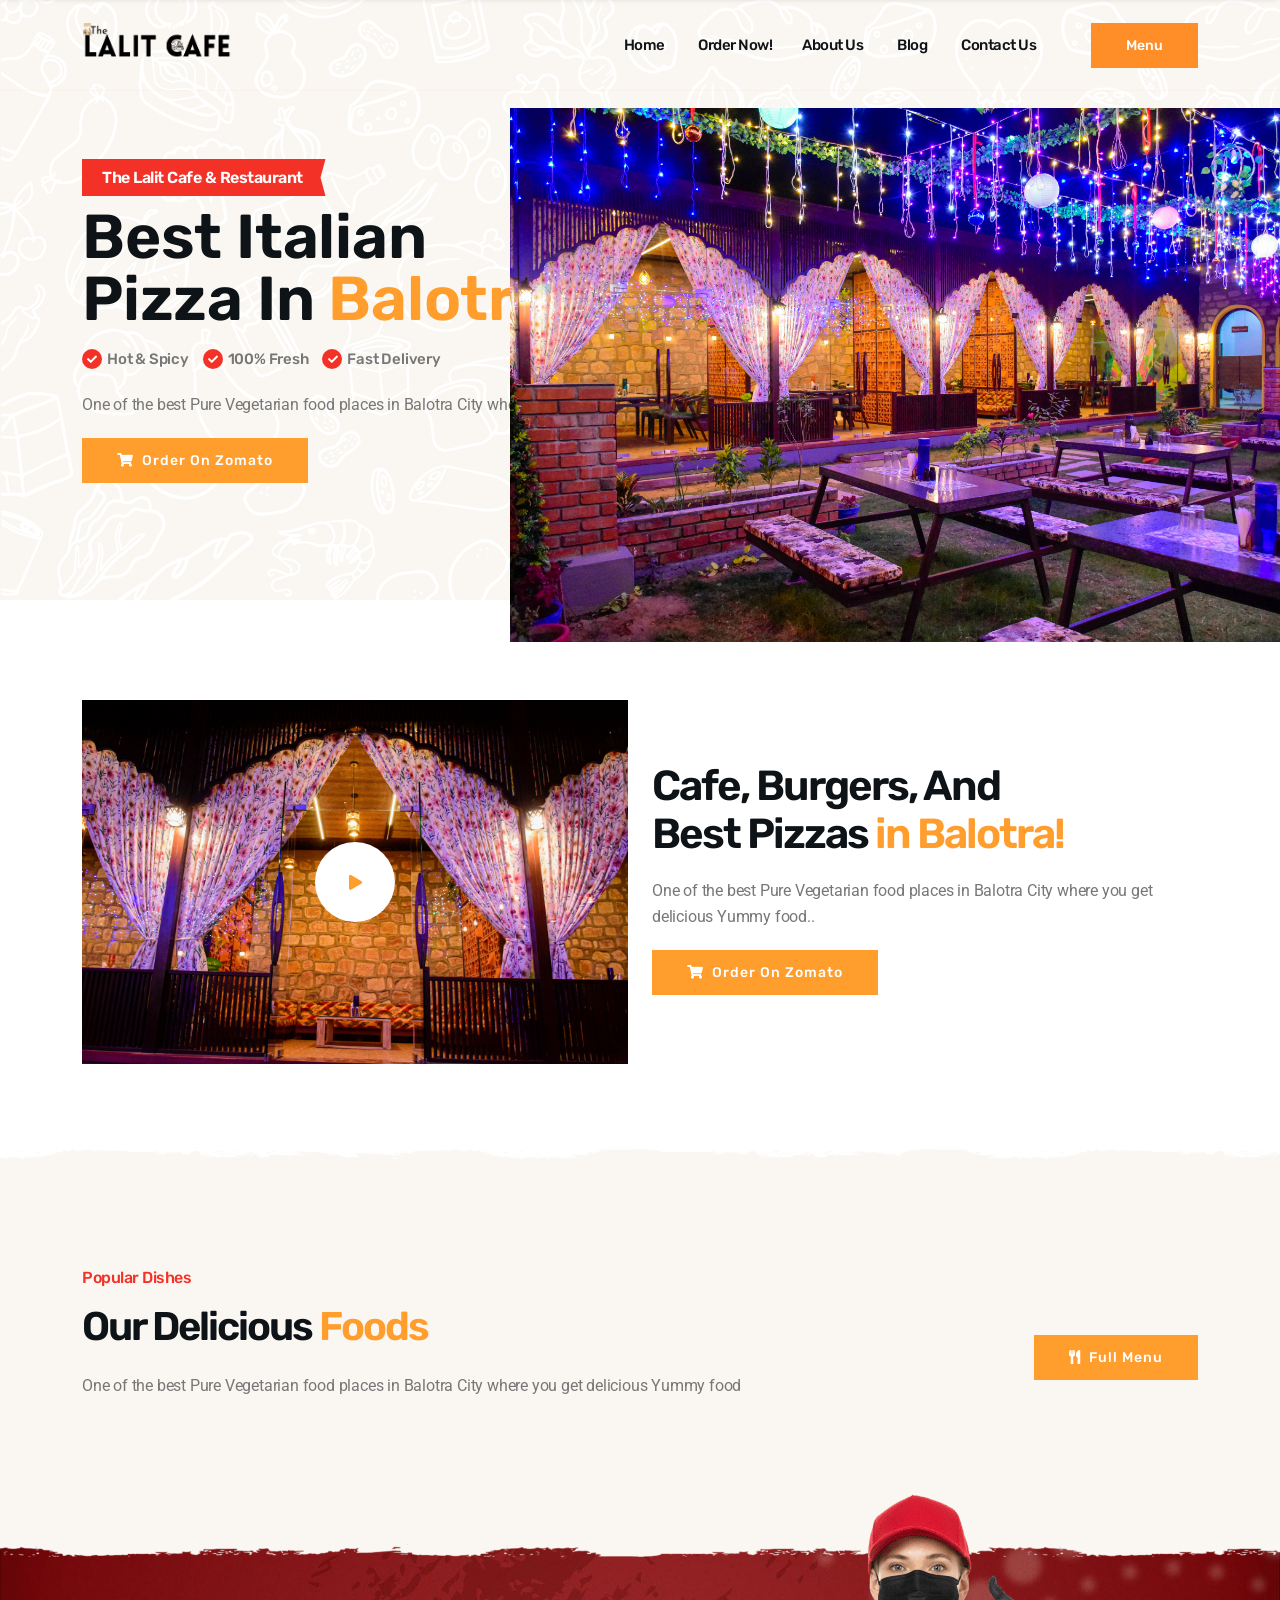
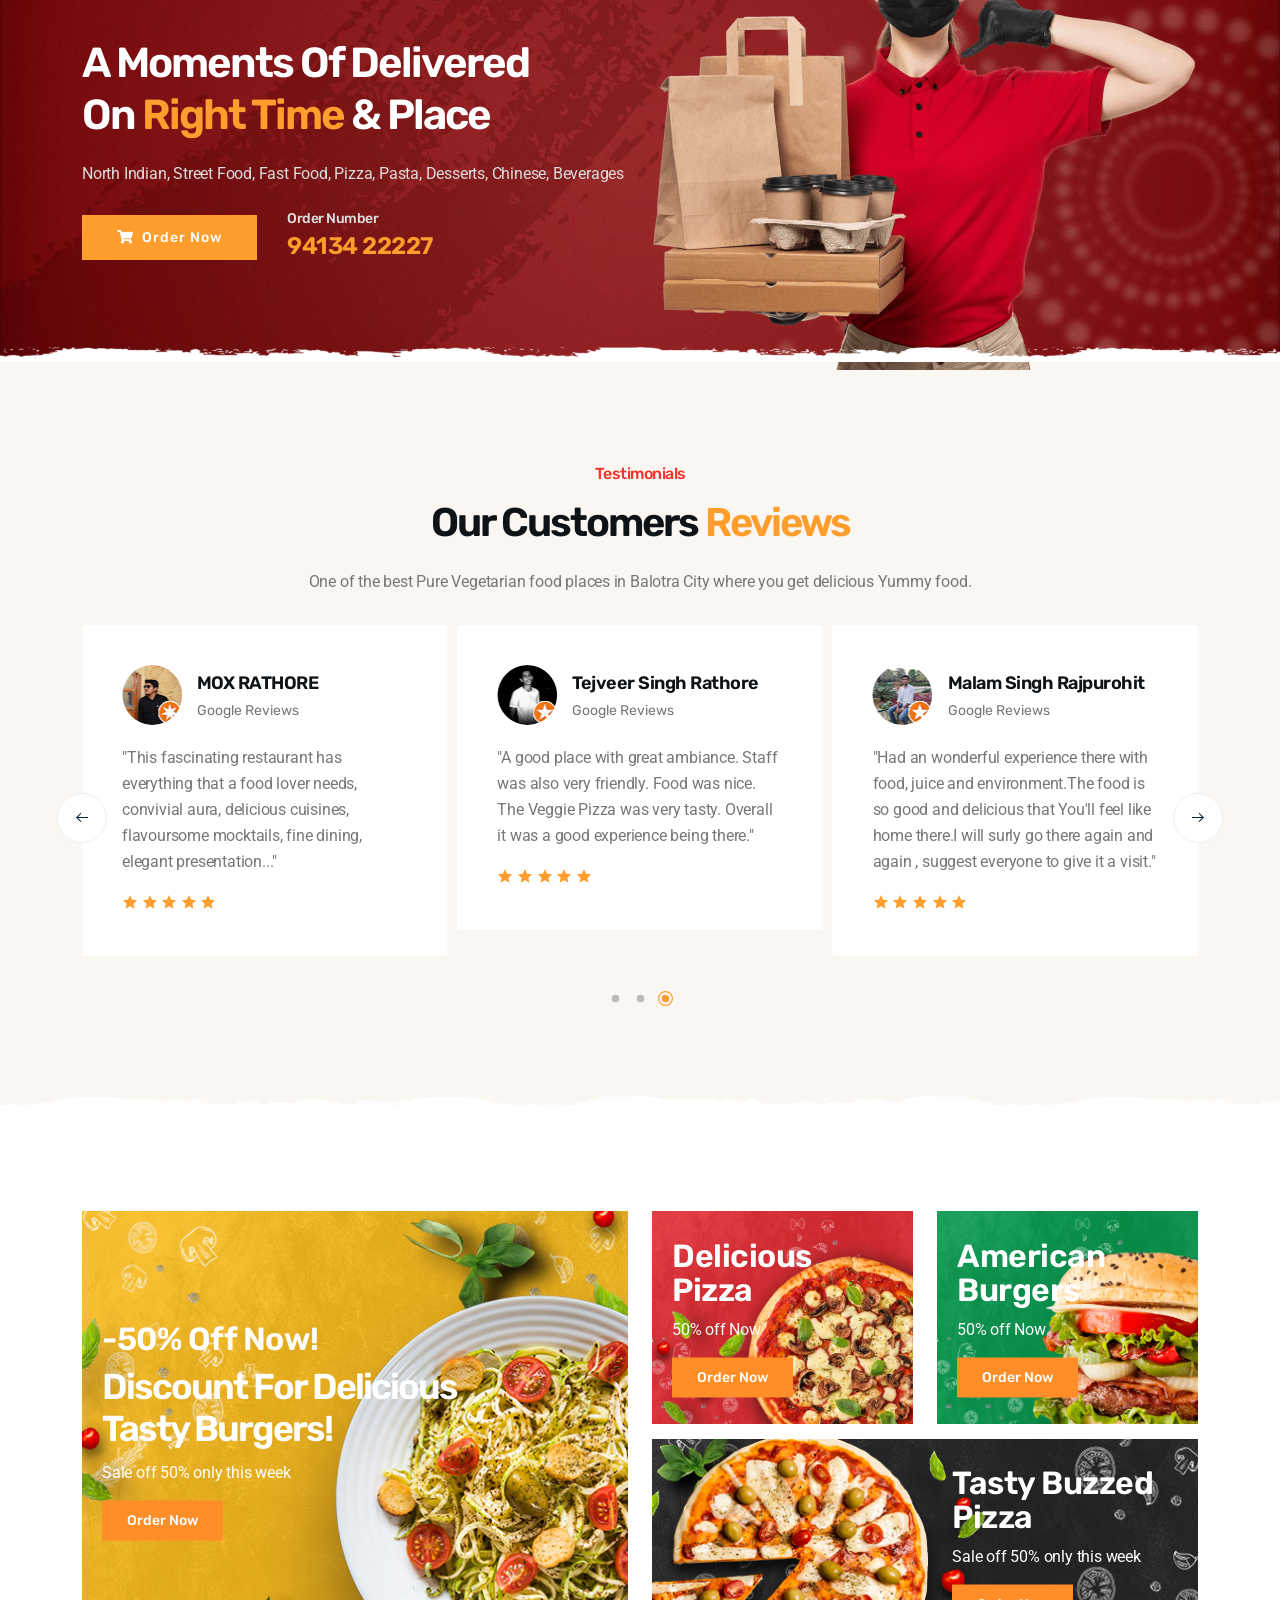
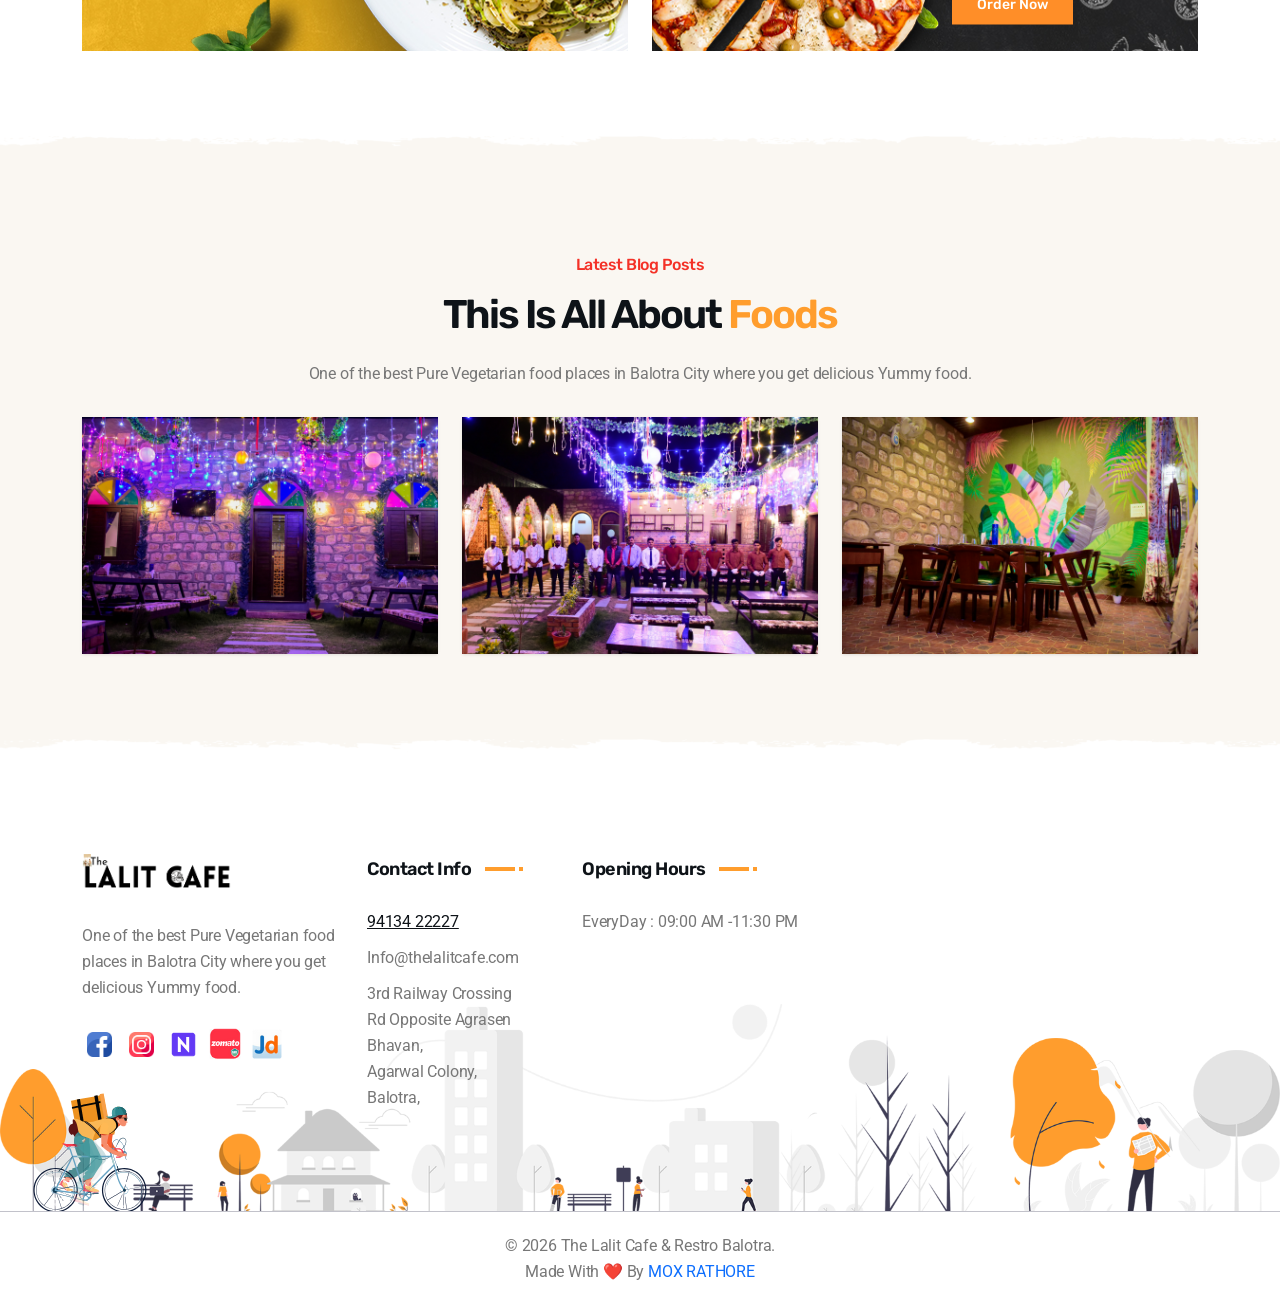
<file: index.html>
<!doctype html>
<!--[if lt IE 7]>      <html class="no-js lt-ie9 lt-ie8 lt-ie7" lang=""> <![endif]-->
<!--[if IE 7]>         <html class="no-js lt-ie9 lt-ie8" lang=""> <![endif]-->
<!--[if IE 8]>         <html class="no-js lt-ie9" lang=""> <![endif]-->
<!--[if gt IE 8]><!--> <html class="no-js" lang="en"> <!--<![endif]-->
    <head>
	    <script type="application/ld+json">
{
  "@context": "https://schema.org/",
  "@type": "WebSite",
  "name": "The Lalit Cafe & Restaurant",
  "url": "https://www.thelalitcafe.com",
  "potentialAction": {
    "@type": "SearchAction",
    "target": "{search_term_string}",
    "query-input": "required name=search_term_string"
  }
}
</script>
	    <script type="application/ld+json">
{
  "@context": "https://schema.org/", 
  "@type": "BreadcrumbList", 
  "itemListElement": [{
    "@type": "ListItem", 
    "position": 1, 
    "name": "The Lalit Cafe & Restaurant",
    "item": "https://www.thelalitcafe.com/"  
  },{
    "@type": "ListItem", 
    "position": 2, 
    "name": "Contact UsThe Lalit Cafe & Restaurant",
    "item": "https://www.thelalitcafe.com/contact.html"  
  },{
    "@type": "ListItem", 
    "position": 3, 
    "name": "About - The Lalit Cafe & Restaurant",
    "item": "https://www.thelalitcafe.com/about.html"  
  },{
    "@type": "ListItem", 
    "position": 4, 
    "name": "Bio - The Lalit Cafe & Restaurant",
    "item": "https://bio.thelalitcafe.com/"  
  }]
}
</script>
	    <script type="application/ld+json">
{
  "@context": "http://schema.org",
  "@type": "Restaurant",
  "name": "The Lalit Cafe & Restaurant, Balotra",
  "menu": "https://www.thelalitcafe.com/menu.html",
  "hasMenu": "https://www.thelalitcafe.com/menu.html",
  "address": {
    "@type": "PostalAddress",
    "addressCountry": "India",
    "addressLocality": "Balotra",
    "addressRegion": "Rajasthan",
    "streetAddress": "The Lalit Cafe Road, 3rd Railway Crossing Rd, opposite Agrasen Bhavan"  },
  "aggregateRating": {
    "@type": "AggregateRating",
    "ratingValue": "4.8",
            "reviewCount": "344",
        "bestRating": "5",
    "worstRating": "1"
  },
  "openingHours": [
  "Mo 09:00-23:30",
"Tu 09:00-23:30",
"We 09:00-23:30",
"Th 09:00-23:30",
"Fr 09:00-23:30",
"Sa 09:00-23:30",
"Su 09:00-23:30"  ],
  "servesCuisine": ["Vegetarian"],
  "telephone": "+919413422227",  "url": "https:\/\/www.thelalitcafe.com\/",  "image": "https://10619-2.s.cdn12.com/rests/original/110_511266094.jpg",  "geo": {
    "@type": "GeoCoordinates",
    "latitude": "25.8291676",
    "longitude": "72.2301487"
  }
    ,
  "review": {
    "@type": "Review",
        "url": "https:\/\/www.thelalitcafe.com\/",
        "author": {
      "@type": "Organization",
      "name": "The Lalit Cafe & Restaurant"
    },
    "datePublished": "2022-07-21T02:07",
    "description": "This restaurant offers its clients Vegetarian cuisine. The Lalit Cafe &amp; Restro Balotra is proud of good pizza and tasty paneer. Take your chance to taste delicious coffee. If you look through the visitors' reviews, the staff is accommodating at this place. Professional service is something guests agree upon here. This spot is rated on Google 4.8 by its visitors.",
    "inLanguage": "en",
    "reviewRating": {
      "@type": "Rating",
      "worstRating": 1,
      "bestRating": 5,
      "ratingValue": 4.8    }
  }
  }
</script>
    <script type="application/ld+json">
    {
      "@context": "https://schema.org/",
      "@type": "Review",
      "itemReviewed": {
        "@type": "Restaurant",
        "image": "https://www.thelalitcafe.com/assets/img/12312345.JPG.webp",
        "name": "The Lalit Cafe & Restaurant",
        "servesCuisine": "Vegetarian Restaurant",
        "priceRange": "₹₹₹",
        "telephone": "94134 22227",
        "address" :{
          "@type": "PostalAddress",
          "streetAddress": " Opposite Agrasen Bhavan,Agarwal Colony",
          "addressLocality": "Balotra",
          "addressRegion": "RJ",
          "postalCode": "344022",
          "addressCountry": "IN"
        }
      },
      "reviewRating": {
        "@type": "Rating",
        "ratingValue": "4.8"
      },
      "name": "A good place with great ambiance. Staff was also very friendly. Food was nice. The Veggie Pizza was very tasty. Overall it was a good experience being there.",
      "author": {
        "@type": "Person",
        "name": "MOX RATHORE"
      },
      "reviewBody": "One of the best Pure Vegetarian food places in Balotra City where you get delicious Yummy food.",
      "publisher": {
        "@type": "Organization",
        "name": "The Lalit Cafe"
      }
    }
    </script>
  
    <script type="application/ld+json">
    {
      "@context": "https://schema.org/",
      "@type": "AggregateRating",
      "itemReviewed": {
        "@type": "Restaurant",
        "image": "https://www.thelalitcafe.com/assets/img/12312345.JPG.webp",
        "name": "The Lalit Cafe & Restaurant",
        "servesCuisine": "Vegetarian Restaurant",
	"priceRange": "₹₹₹",
        "telephone": "9413422227",
        "address" : {
          "@type": "PostalAddress",
          "streetAddress": " Opposite Agrasen Bhavan,Agarwal Colony",
          "addressLocality": "Balotra",
          "addressRegion": "RJ",
          "postalCode": "344022",
          "addressCountry": "IN"
        }
      },
      "ratingValue": "349",
      "bestRating": "330",
      "ratingCount": "349"
    }
    </script>
  
	    <script type="application/ld+json">
{
  "@context": "https://schema.org/",
  "@type": "WebSite",
  "name": "The Lalit Cafe & Restaurant",
  "url": "https://www.thelalitcafe.com",
  "potentialAction": {
    "@type": "SearchAction",
    "target": "https://www.thelalitcafe.com/menu.html{search_term_string}restaurants in balotra, restaurants in jasol, restaurants in pachpadra, restaurants in Nakoda,THE LALIT CAFE,near by cafe,The Lalit Cafe & Restro,cafe in balotra,restorent in balotra",
    "query-input": "required name=search_term_string"
  }
}
</script>
	    <script type="application/ld+json">
{
  "@context": "https://schema.org",
  "@type": "Restaurant",
  "name": "The Lalit Cafe & Restro",
  "image": "https://www.thelalitcafe.com/assets/img/prp.webp",
  "@id": "",
  "url": "https://www.thelalitcafe.com",
  "telephone": "9413422227",
  "menu": "https://www.thelalitcafe.com/menu.html",
  "servesCuisine": "dinner,All you can eat,Late-night food ,Vegetarian options",
  "acceptsReservations": "true",
  "address": {
    "@type": "PostalAddress",
    "streetAddress": "3rd Railway Crossing Rd Opposite Agrasen Bhavan, Agarwal Colony",
    "addressLocality": "Balotra",
    "postalCode": "344022",
    "addressCountry": "IN"
  },
  "geo": {
    "@type": "GeoCoordinates",
    "latitude": 25.829159328687176,
    "longitude": 72.2301466483676
  },
  "openingHoursSpecification": {
    "@type": "OpeningHoursSpecification",
    "dayOfWeek": [
      "Monday",
      "Tuesday",
      "Wednesday",
      "Thursday",
      "Friday",
      "Saturday",
      "Sunday"
    ],
    "opens": "00:00",
    "closes": "23:59"
  },
  "sameAs": [
    "https://facebook.com/lalitcafebalotra/",
    "https://www.instagram.com/lalit_cafe/",
    "https://www.thelalitcafe.com"
  ] 
}
</script>
	    <script type="application/ld+json">
{
  "@context": "https://schema.org/", 
  "@type": "BreadcrumbList", 
  "itemListElement": [{
    "@type": "ListItem", 
    "position": 1, 
    "name": "The Lalit Cafe & Restro",
    "item": "https://www.thelalitcafe.com/"  
  },{
    "@type": "ListItem", 
    "position": 2, 
    "name": "Menu |The Lalit Cafe & Restro",
    "item": "https://www.thelalitcafe.com/menu.html"  
  },{
    "@type": "ListItem", 
    "position": 3, 
    "name": "Contact us|The Lalit Cafe & Restro",
    "item": "https://www.thelalitcafe.com/contact.html"  
  },{
    "@type": "ListItem", 
    "position": 4, 
    "name": "About us |The Lalit Cafe & Restro",
    "item": "https://www.thelalitcafe.com/about.html"  
  }]
}
</script>
        <meta charset="utf-8">
        <meta name="viewport" content="width=device-width, initial-scale=1">
	    <meta name="msvalidate.01" content="BCE9E505281C5A08D124BF65F8EE5C1C" />
        
	    <!-- Primary Meta Tags -->
<title>The Lalit Cafe & Restaurant</title>
<meta name="title" content="The Lalit Cafe & Restaurant">
<meta name="description" content="One of the best Pure Vegetarian food places in Balotra City where you get delicious Yummy food.">
 <meta name="keywords" content="balotra restaurant,best restaurants in balotra,resorts in balotra,restaurants in near balotra,balotra cafe,cafe in balotra,restaurants in refinary pachpadra,hotels in balotra rajasthan,hotels in pachpadra,hotel in balotra rajasthan,hotel in balotra,restaurants in nakoda,restaurants in pachpadra,restaurants in jasol,top restaurants in nakoda,top restaurants in balotra,new restaurants in balotra,zomato balotra,zomato in Balotra,best cafe in balotra,restaurants in balotra,restaurants in jasol,restaurants in pachpadra,restaurants in Nakoda,cafe in balotra.cafe in balotra city,cafe in balotra contact number,cafe in balotra east,cafe in balotra for couples,cafe in balotra for lunch,cafe in balotra for marriage,cafe in balotra for wedding,cafe in balotra garden,cafe in balotra in barmer,cafe in balotra in jodhpur,cafe in balotra india,cafe in balotra ke,cafe in balotra lake,cafe in balotra market,cafe in balotra menu,cafe in balotra menu card,cafe in balotra near railway station,cafe in balotra news,cafe in balotra open,cafe in balotra palace,cafe in balotra photos,cafe in balotra price,cafe in balotra quetta,cafe in balotra quora,cafe in balotra rajasthan,cafe in balotra town,cafe in balotra up,cafe in balotra video,cafe in balotra weather,cafe in balotra west,cafe in balotra with price,cafe in balotra yard,cafe in balotra youtube,cafe in balotra zomato,cafe in balotra zone,lush cafe balotra,restaurants in balotra,where is balotra,where is balotra in rajasthan">
<meta name="author" content="moxrathore">
	    <!-- Open Graph / Facebook -->
<meta property="og:type" content="website">
<meta property="og:url" content="https://www.thelalitcafe.com/">
<meta property="og:title" content="The Lalit Cafe & Restaurant">
<meta property="og:description" content="One of the best Pure Vegetarian food places in Balotra City where you get delicious Yummy food.">
<meta property="og:image" content="assets\img\prp.webp">

<!-- Twitter -->
<meta property="twitter:card" content="summary_large_image">
<meta property="twitter:url" content="https://www.thelalitcafe.com">
<meta property="twitter:title" content="The Lalit Cafe & Restaurant">
<meta property="twitter:description" content="One of the best Pure Vegetarian food places in Balotra City where you get delicious Yummy food.">
<meta property="twitter:image" content="assets\img\prp.webp">
	    <!-- Global site tag (gtag.js) - Google Analytics -->
<script async src="https://www.googletagmanager.com/gtag/js?id=G-NZXZXV6QFL"></script>
<script>
  window.dataLayer = window.dataLayer || [];
  function gtag(){dataLayer.push(arguments);}
  gtag('js', new Date());

  gtag('config', 'G-NZXZXV6QFL');
</script>
<include expiration="7d" path="*.js"/>
<include expiration="3d" path="*.gif"/>
<include expiration="3d" path="*.jpeg"/>
<include expiration="3d" path="*.jpg"/>
<include expiration="3d" path="*.png"/>
<meta http-equiv="expires" content="fri, 02 jun 2023 00:00:00 GMT"/>
	    <link href="//ajax.googleapis.com" rel="dns-prefetch"/>
<link href="//www.google-analytics.com" rel="dns-prefetch"/>
<link href="//googleads.g.doubleclick.net" rel="dns-prefetch"/>
<link href="//www.googletagservices.com" rel="dns-prefetch"/>
<link href="//pagead2.googlesyndication.com" rel="dns-prefetch"/>
<link href="//maxcdn.bootstrapcdn.com" rel="dns-prefetch"/>
<link href="//adservice.google.ca" rel="dns-prefetch"/>
<link href="//adservice.google.com" rel="dns-prefetch"/>
<link href="//resources.blogblog.com" rel="dns-prefetch"/>
<link href="//fonts.googleapis.com" rel="dns-prefetch"/>
<link href="//1.bp.blogspot.com" rel="dns-prefetch"/>
<link href="//2.bp.blogspot.com" rel="dns-prefetch"/>
<link href="//3.bp.blogspot.com" rel="dns-prefetch"/>
<link href="//4.bp.blogspot.com" rel="dns-prefetch"/>
<link href="//disqus.com" rel="dns-prefetch"/>
<link href="//github.com" rel="dns-prefetch"/>
<link href="//cdn.rawgit.com" rel="dns-prefetch"/>
<link href="//fontawesome.com" rel="dns-prefetch"/>
<link href="//www.sharethis.com" rel="dns-prefetch"/>
<link href="//cdn.jsdelivr.net" rel="dns-prefetch"/>
<link href="//www.histats.com" rel="dns-prefetch"/>
	    <link rel="icon" href="https://www.thelalitcafe.com/assets\img\favicon.png">
    <link rel="shortcut icon" type="image/x-icon" href="https://www.thelalitcafe.com/assets\img\favicon.png">
        <title>THE LALIT CAFE & RESTRO | BALOTRA</title>

		<link rel="shortcut icon" type="image/x-icon" href="assets\img\THE.png">

        <link rel="stylesheet" href="assets\css\animate.min.css">
        <link rel="stylesheet" href="assets\css\bootstrap.min.css">
        <link rel="stylesheet" href="assets\css\fontawesome.min.css">
        <link rel="stylesheet" href="assets\css\line-awesome.min.css">
        <link rel="stylesheet" href="assets\css\food-icon.css">
        <link rel="stylesheet" href="assets\css\slider.css">
        <link rel="stylesheet" href="assets\css\venobox.css">
        <link rel="stylesheet" href="assets\css\slick.min.css">
        <link rel="stylesheet" href="assets\css\swiper.min.css">
        <link rel="stylesheet" href="assets\css\splitting-cells.css">
        <link rel="stylesheet" href="assets\css\splitting.css">
        <link rel="stylesheet" href="assets\css\keyframe-animation.css">
        <link rel="stylesheet" href="assets\css\header.css">
        <link rel="stylesheet" href="assets\css\blog.css">
        <link rel="stylesheet" href="assets\css\main.css">
        <link rel="stylesheet" href="assets\css\responsive.css">

        <script src="assets\js\vendor\modernizr-2.8.3-respond-1.4.2.min.js"></script>
    </head>

    <body class="header-1">
        <!--[if lt IE 8]>
            <p class="browserupgrade">You are using an <strong>outdated</strong> browser. Please <a href="http://browsehappy.com/">upgrade your browser</a> to improve your experience.</p>
        <![endif]-->

       <div class="site-preloader-wrap">
            <div class="spinner"></div>
        </div><!-- /.site-preloader-wrap -->

        <header class="header dark-text">
            <div class="primary-header-one primary-header">
                <div class="container">
                    <div class="primary-header-inner">
                        <div class="header-logo">
                            <a href="#">
                                <img class="light" src="assets\img\lalitcafedark.png" alt="Logo">
                                <img class="dark" src="assets\img\lalitcafedark.png" alt="Logo">
                            </a>
                        </div><!-- /.header-logo -->
                        <div class="header-menu-wrap">
                            <ul class="slider-menu">
                                <li><a href="index.html">Home</a>
                                   
                                </li>
                                <li><a href="https://zoma.to/order/20135748">Order Now!</a>
                                <li><a href="about.html">About Us</a></li>
                                 
                                </li>
                                <li><a href="blog.html">Blog</a>
                                    
                                </li>
                                <li><a href="contact.html">Contact Us</a></li>
                            </ul>
                        </div><!-- /.header-menu-wrap -->
                        <div class="header-right">
                            
                            <a class="header-btn" href="menu.html">Menu<span></span></a>
                            <!-- Burger menu -->
                            <div class="mobile-menu-icon">
                                <div class="burger-menu">
                                    <div class="line-menu line-half first-line"></div>
                                    <div class="line-menu"></div>
                                    <div class="line-menu line-half last-line"></div>
                                </div>
                            </div>
                        </div><!-- /.header-right -->
                    </div><!-- /.primary-header-one-inner -->
                </div>
            </div><!-- /.primary-header-one -->
        </header><!-- /.header-one -->

        <div id="popup-search-box">
            <div class="box-inner-wrap d-flex align-items-center">
                <form id="form" action="#" method="get" role="search">
                    <input id="popup-search" type="text" name="s" placeholder="Type keywords here...">
                    <button id="popup-search-button" type="submit" name="submit"><i class="las la-search"></i></button>
                </form>
            </div>
        </div><!-- /#popup-search-box -->

        <section class="hero-section">
            <div class="container">
               <div class="hero-img wow fadeInRight" data-wow-delay="400ms">
		       	<source type="image/webp" srcset="assets\img\12312345.JPG.webp">
                    <img src="assets\img\12312345.JPG.webp" alt="THE LALIT CAFE" loading="lazy">
                    <div class="e">
                      
                    </div>
               </div>
                <div class="hero-content wow fadeInLeft" data-wow-delay="200ms">
                    <h3>The Lalit Cafe & Restaurant</h3>
                    <h1>Best Italian <br> Pizza In<span> Balotra!</span></h1>
                    <ul class="hero-list">
                        <li><i class="fas fa-check"></i>Hot &amp; Spicy</li>
                        <li><i class="fas fa-check"></i>100% Fresh</li>
                        <li><i class="fas fa-check"></i>Fast Delivery</li>
                    </ul>
                    <p>One of the best Pure Vegetarian food places in Balotra City where you get delicious Yummy food</p>
                    <a href="https://zoma.to/order/20135748" class="default-btn"><i class="fas fa-shopping-cart"></i>Order On Zomato <span></span></a>
                </div>
            </div>
        </section><!--/.hero-section-->

        <section class="about-section padding">
            <div class="bg-shape grey"></div>
            <div class="container">
                <div class="row align-items-center">
                   <div class="col-md-6 wow fadeInLeft" data-wow-delay="200ms">
                       <div id="gallery-videos-demo" class="content-img-holder">
			       <source type="image/webp" srcset="assets\img\1231233.JPG.webp">
                          <img src="assets\img\1231233.JPG.webp" alt="THE LALIT CAFE" loading="lazy">
                           <a class="play-btn video-popup" data-autoplay="true" data-vbtype="video" href="https://www.youtube.com/embed/JUcygykjme4">
                                <span class="play-icon"><i class="fas fa-play"></i></span>
                            </a>
                       </div>
                   </div>
                    <div class="col-md-6 wow fadeInRight" data-wow-delay="400ms">
                        <div class="about-info">
                            <h2 class="mb-20">Cafe, Burgers, And <br>Best Pizzas <span>in Balotra!</span></h2>
                            <p>One of the best Pure Vegetarian food places in Balotra City where you get delicious Yummy food..</p>
                            <p></p>
                            <a href="https://zoma.to/order/20135748" class="default-btn"><i class="fas fa-shopping-cart"></i>Order On Zomato <span></span></a>
                        </div>
                    </div>
                </div>
            </div>
        </section><!--/.about-section-->

        <section class="food-menu bg-grey padding">
            <div class="container">
                <div class="heading-wrap">
                    <div class="section-heading mb-30">
                        <h4>Popular Dishes</h4>
                        <h2>Our Delicious <span>Foods</span></h2>
                        <p>One of the best Pure Vegetarian food places in Balotra City where you get delicious Yummy food</p>
                    </div>
                    <div>
                        <p></p>
                        <a href="menu.html" class="default-btn"><i class="fas fa-utensils"></i>Full Menu <span></span></a>
                    </div>
                </div>
                
                   </div>
                </div>
            </div>
        </section><!--/.food-menu-->

        <section class="content-section delivery">
            <div class="bg-shape white"></div>
            <div class="bg-shape grey"></div>
            <div class="container">
                <div class="row align-items-center">
                    <div class="col-lg-6 wow fadeInLeft" data-wow-delay="200ms">
                        <div class="content-info">
                            <h2>A Moments Of Delivered <br> On <span>Right Time</span> &amp; Place</h2>
                            <p>North Indian, Street Food, Fast Food, Pizza, Pasta, Desserts, Chinese, Beverages</p>
                            <div class="order-content">
                                <a href="https://zoma.to/order/20135748" class="default-btn"><i class="fas fa-shopping-cart"></i>Order Now <span></span></a>
                                <h3><span>Order Number</span>94134 22227</h3>
                            </div>
                        </div>
                    </div>
                    <div class="col-lg-6">
                        <div class="delivery-girl">
                            <img src="assets\img\delivery-girl.png" alt="THE LALIT CAFE" loading="lazy">
                        </div>
                    </div>
                </div>
            </div>
        </section><!--/.content-section-->

       

        <section class="testimonial-section bg-grey padding">
           <div class="bg-shape white"></div>
            <div class="container">
                <div class="section-heading mb-30 text-center wow fadeInUp" data-wow-delay="200ms">
                    <h4>Testimonials</h4>
                    <h2>Our Customers <span>Reviews</span></h2>
                    <p>One of the best Pure Vegetarian food places in Balotra City where you get delicious Yummy food.</p>
                </div>
                <div class="nav-outside">
                  <div class="testimonial-carousel swiper-container nav-visible">
                       <div class="swiper-wrapper">
                            <div class="swiper-slide">
                                <div class="testimonial-item">
                                    <div class="testi-thumb">
                                        <img src="assets\img\grv2.png" alt="THE LALIT CAFE" loading="lazy">
                                        <div class="author">
                                            <h3>Tejveer Singh Rathore</h3>
                                            <h4>Google Reviews</h4>
                                        </div>
                                    </div>
                                    <p> "A good place with great ambiance. Staff was also very friendly. Food was nice. The Veggie Pizza was very tasty. Overall it was a good experience being there."</p>
                                    <ul class="ratting">
                                        <li><i class="las la-star"></i></li>
                                        <li><i class="las la-star"></i></li>
                                        <li><i class="las la-star"></i></li>
                                        <li><i class="las la-star"></i></li>
                                        <li><i class="las la-star"></i></li>
                                    </ul>
                                </div>
                            </div>
                            <div class="swiper-slide">
                                <div class="testimonial-item">
                                    <div class="testi-thumb">
                                        <img src="assets\img\gre1.png" alt="THE LALIT CAFE" loading="lazy">
                                        <div class="author">
                                            <h3>Malam Singh Rajpurohit</h3>
                                            <h4>Google Reviews</h4>
                                        </div>
                                    </div>
                                    <p> "Had an wonderful experience there with food, juice and environment.The food is so good and delicious that You'll feel like home there.I will surly go there again and again , suggest everyone to give it a visit."</p>
                                    <ul class="ratting">
                                        <li><i class="las la-star"></i></li>
                                        <li><i class="las la-star"></i></li>
                                        <li><i class="las la-star"></i></li>
                                        <li><i class="las la-star"></i></li>
                                        <li><i class="las la-star"></i></li>
                                    </ul>
                                </div>
                            </div>
                            <div class="swiper-slide">
                                <div class="testimonial-item">
                                    <div class="testi-thumb">
                                        <img src="assets\img\mmoxxx1.png" alt="MOx Rathore" loading="lazy">
                                        <div class="author">
                                            <h3>MOX RATHORE</h3>
                                            <h4>Google Reviews</h4>
                                        </div>
                                    </div>
                                    <p> "This fascinating restaurant has everything that a food lover needs, convivial aura, delicious cuisines, flavoursome mocktails, fine dining, elegant presentation..."</p>
                                    <ul class="ratting">
                                        <li><i class="las la-star"></i></li>
                                        <li><i class="las la-star"></i></li>
                                        <li><i class="las la-star"></i></li>
                                        <li><i class="las la-star"></i></li>
                                        <li><i class="las la-star"></i></li>
                                    </ul>
                                </div>
                            </div>
                        </div>
                        <div class="dl-slider-controls style-2">
                            <div class="dl-slider-button-prev"><i class="las la-arrow-left"></i></div>
                            <div class="dl-swiper-pagination"></div>
                            <div class="dl-slider-button-next"><i class="las la-arrow-right"></i></div>
                        </div>
                        <div class="carousel-preloader"><div class="dot-flashing"></div></div>
                   </div>
                </div>
            </div>
        </section><!--/.testimonial-section-->

        <section class="banner-section padding">
           <div class="bg-shape grey"></div>
            <div class="container">
                <div class="row banner-wrapper">
                   <div class="col-md-6 wow fadeInUp" data-wow-delay="200ms">
                       <div class="banner-item">
                            <img src="assets\img\banner01.jpg" alt="THE LALIT CAFE" loading="lazy">
                            <div class="banner-content">
                                <h3>-50% Off Now!</h3>
                                <h2>Discount For Delicious <br>Tasty Burgers!</h2>
                                <p>Sale off 50% only this week</p>
                                <a href="https://zoma.to/order/20135748" class="order-btn">Order Now</a>
                            </div>
                        </div>
                   </div>
                    <div class="col-md-6">
                       <div class="row">
                           <div class="col-md-6 wow fadeInUp" data-wow-delay="400ms">
                               <div class="banner-item">
                                    <img src="assets\img\banner02.jpg" alt="THE LALIT CAFE" loading="lazy">
                                    <div class="banner-content">
                                        <h3>Delicious <br> Pizza</h3>
                                        <p>50% off Now</p>
                                        <a href="https://zoma.to/order/20135748" class="order-btn">Order Now</a>
                                    </div>
                                </div>
                           </div>
                           <div class="col-md-6 wow fadeInUp" data-wow-delay="600ms">
                               <div class="banner-item">
                                    <img src="assets\img\banner03.jpg" alt="THE LALIT CAFE" loading="lazy">
                                    <div class="banner-content">
                                        <h3>American <br>Burgers</h3>
                                        <p>50% off Now</p>
                                        <a href="https://zoma.to/order/20135748" class="order-btn">Order Now</a>
                                    </div>
                                </div>
                           </div>
                           <div class="col-md-12 wow fadeInUp" data-wow-delay="800ms">
                               <div class="banner-item">
                                    <img src="assets\img\banner04.jpg" alt="THE LALIT CAFE" loading="lazy">
                                    <div class="banner-content">
                                        <h3>Tasty Buzzed <br>Pizza</h3>
                                        <p>Sale off 50% only this week</p>
                                        <a href="https://zoma.to/order/20135748" class="order-btn">Order Now</a>
                                    </div>
                                </div>
                           </div>
                       </div>
                    </div>
                </div>
            </div>
        </section><!--/.banner-section-->

        <section class="blog-section bg-grey padding">
           <div class="bg-shape white"></div>
            <div class="container">
                <div class="section-heading mb-30 text-center wow fadeInUp" data-wow-delay="200ms">
                    <h4>Latest Blog Posts</h4>
                    <h2>This Is All About <span>Foods</span></h2>
                    <p>One of the best Pure Vegetarian food places in Balotra City where you get delicious Yummy food.</p>
                </div>
                <div class="row blog-posts">
                    <div class="col-lg-4 col-md-6 sm-padding wow fadeInUp" data-wow-delay="200ms">
                        <div class="post-card">
                            <div class="post-thumb">
                                <img src="assets\img\1231231.JPG.webp" alt="THE LALIT CAFE" loading="lazy">
                               
                            </div>
                            
                        </div>
                    </div>
                    <div class="col-lg-4 col-md-6 sm-padding wow fadeInUp" data-wow-delay="400ms">
                        <div class="post-card">
                            <div class="post-thumb">
                                <img src="assets\img\1231232.JPG.webp" alt="THE LALIT CAFE" loading="lazy">
                                
                            </div>
                        </div>
                    </div>
                    <div class="col-lg-4 col-md-6 sm-padding wow fadeInUp" data-wow-delay="600ms">
                        <div class="post-card">
                            <div class="post-thumb">
                                <img src="assets\img\1231234.JPG.webp" alt="THE LALIT CAFE" loading="lazy">
                               
                            </div>
                        </div>
                    </div>
                </div>
            </div>
        </section><!-- /.blog-section -->

        <footer class="footer-section">
            <div class="footer-top">
                <div class="footer-illustration"></div>
                <div class="running-cycle"><div></div></div>
                <div class="container">
                    <div class="row">
                        <div class="col-lg-3 col-sm-6 sm-padding">
                            <div class="footer-widget">
                                <a class="logo" href="index.html"><img src="assets\img\lalitcafedark.png" alt="img"></a>
                                <p>One of the best Pure Vegetarian food places in Balotra City where you get delicious Yummy food.</p>
                                <ul class="footer-social">
                                    <li><a href="https://facebook.com/lalitcafebalotra/"><img src="assets\img\1235.png" alt="facebook" width="25" height="25"></i></a></li>
                                    <li><a href="https://www.instagram.com/lalit_cafe/"><img src="assets\img\1237.png" alt="instagram" width="25" height="25"></i></a></li>
                                    <li><a href="https://nicelocal.in/barmer/restaurants/the_lalit_cafe_restro_balotra/"><img src="assets\img\1.png" alt="nicelocal" width="25" height="25"></i></a></li>
                                    <li><a href="https://zoma.to/order/20135748"><img src="assets\img\n.png" alt="zomato" width="32" height="32"></i></a></li>
                                    <li><a href="https://jsdl.in/DT-99BACBV7XXM"><img src="assets\img\jd1.png" alt="justdial" width="32" height="32"></i></a></li>

                                </ul>
                            </div>
                        </div>
                        <div class="col-lg-2 col-sm-6 sm-padding">
                            <div class="footer-widget">
                                <h3>Contact Info <span></span></h3>
                                <ul class="contact-info-list">
                                    <li><a href="tel:9413422227">94134 22227</a></li>
                                    <li>Info@thelalitcafe.com</li>
                                    <li>3rd Railway Crossing Rd Opposite Agrasen Bhavan,<br>Agarwal Colony, Balotra,</li>
                                </ul>
                            </div>
                        </div>
                        <div class="col-lg-3 col-sm-6 sm-padding">
                            <div class="footer-widget ml-25">
                                <h3>Opening Hours <span></span></h3>
                                <ul class="opening-hours-list">
                                    <li>EveryDay : 09:00 AM -11:30 PM</li>
                                    
                                </ul>
                            </div>
                        </div>
                        <div class="col-lg-4 col-sm-6 sm-padding">
                            <div class="map-wrapper">
                                <iframe src="https://www.google.com/maps/embed?pb=!1m14!1m8!1m3!1d14364.910254430673!2d72.2301544!3d25.8290457!3m2!1i1024!2i768!4f13.1!3m3!1m2!1s0x0%3A0xaf453ea90ad9ddbf!2sThe%20Lalit%20Cafe%20%26%20Restro%20Balotra!5e0!3m2!1sen!2sin!4v1647542677846!5m2!1sen!2sin" width="100%" height="200" frameborder="0" style="border:0;" allowfullscreen=""></iframe>
                            </div><!-- /#google-map -->
                        </div>
                    </div>
                </div>
            </div><!--/.footer-top -->
            <div class="footer-bottom">
                <div class="container">
                    <div class="copyright-wrap">
                        <p>© <span id="currentYear"></span> The Lalit Cafe & Restro Balotra. </p>
		      <p> Made With ❤️ By <a href="https://Moxrathore.com">MOX RATHORE</a></p>
                    </div>
                </div>
            </div><!--/.footer-bottom -->
        </footer><!--/.footer-section -->

		<div id="scrollup">
            <button id="scroll-top" class="scroll-to-top"><i class="las la-arrow-up"></i></button>
        </div>

		<!-- jQuery Lib -->
		<script src="assets\js\vendor\jquery-3.5.1.min.js"></script>
		<script src="assets\js\vendor\bootstrap.min.js"></script>
		<script src="assets\js\vendor\imagesloaded.pkgd.min.js"></script>
		<script src="assets\js\vendor\jquery.isotope.v3.0.2.js"></script>
		<script src="assets\js\vendor\splitting.min.js"></script>
		<script src="assets\js\vendor\slick.min.js"></script>
		<script src="assets\js\vendor\swiper.min.js"></script>
		<script src="assets\js\vendor\venobox.min.js"></script>
		<script src="assets\js\vendor\simpleParallax.min.js"></script>
		<script src="assets\js\vendor\smooth-scroll.js"></script>
		<script src="assets\js\vendor\waypoints.min.js"></script>
		<script src="assets\js\vendor\wow.min.js"></script>
		<script src="assets\js\booking.js"></script>
		<script src="assets\js\main.js"></script>
<script type="application/ld+json">
{
  "@context": "https://schema.org/",
  "@type": "WebSite",
  "name": "The Lalit Cafe & Restro",
  "url": "https://www.thelalitcafe.com",
  "potentialAction": {
    "@type": "SearchAction",
    "target": "https://www.thelalitcafe.com/menu.html{search_term_string}restaurants in balotra, restaurants in jasol, restaurants in pachpadra, restaurants in Nakoda,THE LALIT CAFE,near by cafe,The Lalit Cafe & Restro,cafe in balotra,restorent in balotra",
    "query-input": "required name=search_term_string"
  }
}
</script>
<script type="application/ld+json">
{
  "@context": "https://schema.org",
  "@type": "Restaurant",
  "name": "The Lalit Cafe & Restro",
  "image": "https://www.thelalitcafe.com/assets/img/prp.webp",
  "@id": "",
  "url": "https://www.thelalitcafe.com",
  "telephone": "9413422227",
  "menu": "https://www.thelalitcafe.com/menu.html",
  "servesCuisine": "dinner,All you can eat,Late-night food ,Vegetarian options",
  "acceptsReservations": "true",
  "address": {
    "@type": "PostalAddress",
    "streetAddress": "3rd Railway Crossing Rd Opposite Agrasen Bhavan, Agarwal Colony",
    "addressLocality": "Balotra",
    "postalCode": "344022",
    "addressCountry": "IN"
  },
  "geo": {
    "@type": "GeoCoordinates",
    "latitude": 25.829159328687176,
    "longitude": 72.2301466483676
  },
  "openingHoursSpecification": {
    "@type": "OpeningHoursSpecification",
    "dayOfWeek": [
      "Monday",
      "Tuesday",
      "Wednesday",
      "Thursday",
      "Friday",
      "Saturday",
      "Sunday"
    ],
    "opens": "00:00",
    "closes": "23:59"
  },
  "sameAs": [
    "https://facebook.com/lalitcafebalotra/",
    "https://www.instagram.com/lalit_cafe/",
    "https://www.thelalitcafe.com"
  ] 
}
</script>
<script type="application/ld+json">
{
  "@context": "https://schema.org/", 
  "@type": "BreadcrumbList", 
  "itemListElement": [{
    "@type": "ListItem", 
    "position": 1, 
    "name": "The Lalit Cafe & Restro",
    "item": "https://www.thelalitcafe.com/"  
  },{
    "@type": "ListItem", 
    "position": 2, 
    "name": "Menu |The Lalit Cafe & Restro",
    "item": "https://www.thelalitcafe.com/menu.html"  
  },{
    "@type": "ListItem", 
    "position": 3, 
    "name": "Contact us|The Lalit Cafe & Restro",
    "item": "https://www.thelalitcafe.com/contact.html"  
  },{
    "@type": "ListItem", 
    "position": 4, 
    "name": "About us |The Lalit Cafe & Restro",
    "item": "https://www.thelalitcafe.com/about.html"  
  }]
}
</script>

    <script type="application/ld+json">
    {
      "@context": "https://schema.org/",
      "@type": "Review",
      "itemReviewed": {
        "@type": "Restaurant",
        "image": "http://www.example.com/seafood-restaurant.jpg",
        "name": "The Lalit Cafe",
        "servesCuisine": "Vegetarian Restaurant",
        "priceRange": "₹₹₹",
        "telephone": "94134 22227",
        "address" :{
          "@type": "PostalAddress",
          "streetAddress": " Opposite Agrasen Bhavan,Agarwal Colony",
          "addressLocality": "Balotra",
          "addressRegion": "RJ",
          "postalCode": "344022",
          "addressCountry": "IN"
        }
      },
      "reviewRating": {
        "@type": "Rating",
        "ratingValue": "4.8"
      },
      "name": "A good place with great ambiance. Staff was also very friendly. Food was nice. The Veggie Pizza was very tasty. Overall it was a good experience being there.",
      "author": {
        "@type": "Person",
        "name": "MOX RATHORE"
      },
      "reviewBody": "One of the best Pure Vegetarian food places in Balotra City where you get delicious Yummy food.",
      "publisher": {
        "@type": "Organization",
        "name": "The Lalit Cafe"
      }
    }
    </script>
  
    <script type="application/ld+json">
    {
      "@context": "https://schema.org/",
      "@type": "AggregateRating",
      "itemReviewed": {
        "@type": "Restaurant",
        "image": "https://lh5.googleusercontent.com/p/AF1QipO2-An_dqe1qVsuRnrbAJHY6Ks28Ajp34Oh8fIN=w427-h240-k-no",
        "name": "The Lalit Cafe",
        "servesCuisine": "Vegetarian Restaurant",
        "telephone": "9413422227",
        "address" : {
          "@type": "PostalAddress",
          "streetAddress": " Opposite Agrasen Bhavan,Agarwal Colony",
          "addressLocality": "Balotra",
          "addressRegion": "RJ",
          "postalCode": "344022",
          "addressCountry": "IN"
        }
      },
      "ratingValue": "349",
      "bestRating": "330",
      "ratingCount": "349"
    }
    </script>
  <script type="application/ld+json">
{
  "@context": "https://schema.org/", 
  "@type": "BreadcrumbList", 
  "itemListElement": [{
    "@type": "ListItem", 
    "position": 1, 
    "name": "The Lalit Cafe & Restaurant",
    "item": "https://www.thelalitcafe.com/"  
  },{
    "@type": "ListItem", 
    "position": 2, 
    "name": "Contact UsThe Lalit Cafe & Restaurant",
    "item": "https://www.thelalitcafe.com/contact.html"  
  },{
    "@type": "ListItem", 
    "position": 3, 
    "name": "About - The Lalit Cafe & Restaurant",
    "item": "https://www.thelalitcafe.com/about.html"  
  },{
    "@type": "ListItem", 
    "position": 4, 
    "name": "Bio - The Lalit Cafe & Restaurant",
    "item": "https://bio.thelalitcafe.com/"  
  }]
}
</script>
<script type="application/ld+json">
{
  "@context": "http://schema.org",
  "@type": "Restaurant",
  "name": "The Lalit Cafe & Restaurant, Balotra",
  "menu": "https://www.thelalitcafe.com/menu.html",
  "hasMenu": "https://www.thelalitcafe.com/menu.html",
  "address": {
    "@type": "PostalAddress",
    "addressCountry": "India",
    "addressLocality": "Balotra",
    "addressRegion": "Rajasthan",
    "streetAddress": "The Lalit Cafe Road, 3rd Railway Crossing Rd, opposite Agrasen Bhavan"  },
  "aggregateRating": {
    "@type": "AggregateRating",
    "ratingValue": "4.8",
            "reviewCount": "344",
        "bestRating": "5",
    "worstRating": "1"
  },
  "openingHours": [
  "Mo 09:00-23:30",
"Tu 09:00-23:30",
"We 09:00-23:30",
"Th 09:00-23:30",
"Fr 09:00-23:30",
"Sa 09:00-23:30",
"Su 09:00-23:30"  ],
  "servesCuisine": ["Vegetarian"],
  "telephone": "+919413422227",  "url": "https:\/\/www.thelalitcafe.com\/",  "image": "https://10619-2.s.cdn12.com/rests/original/110_511266094.jpg",  "geo": {
    "@type": "GeoCoordinates",
    "latitude": "25.8291676",
    "longitude": "72.2301487"
  }
    ,
  "review": {
    "@type": "Review",
        "url": "https:\/\/www.thelalitcafe.com\/",
        "author": {
      "@type": "Organization",
      "name": "The Lalit Cafe & Restaurant"
    },
    "datePublished": "2022-07-21T02:07",
    "description": "This restaurant offers its clients Vegetarian cuisine. The Lalit Cafe &amp; Restro Balotra is proud of good pizza and tasty paneer. Take your chance to taste delicious coffee. If you look through the visitors' reviews, the staff is accommodating at this place. Professional service is something guests agree upon here. This spot is rated on Google 4.8 by its visitors.",
    "inLanguage": "en",
    "reviewRating": {
      "@type": "Rating",
      "worstRating": 1,
      "bestRating": 5,
      "ratingValue": 4.8    }
  }
  }
</script>
    </body>
</html>
</file>
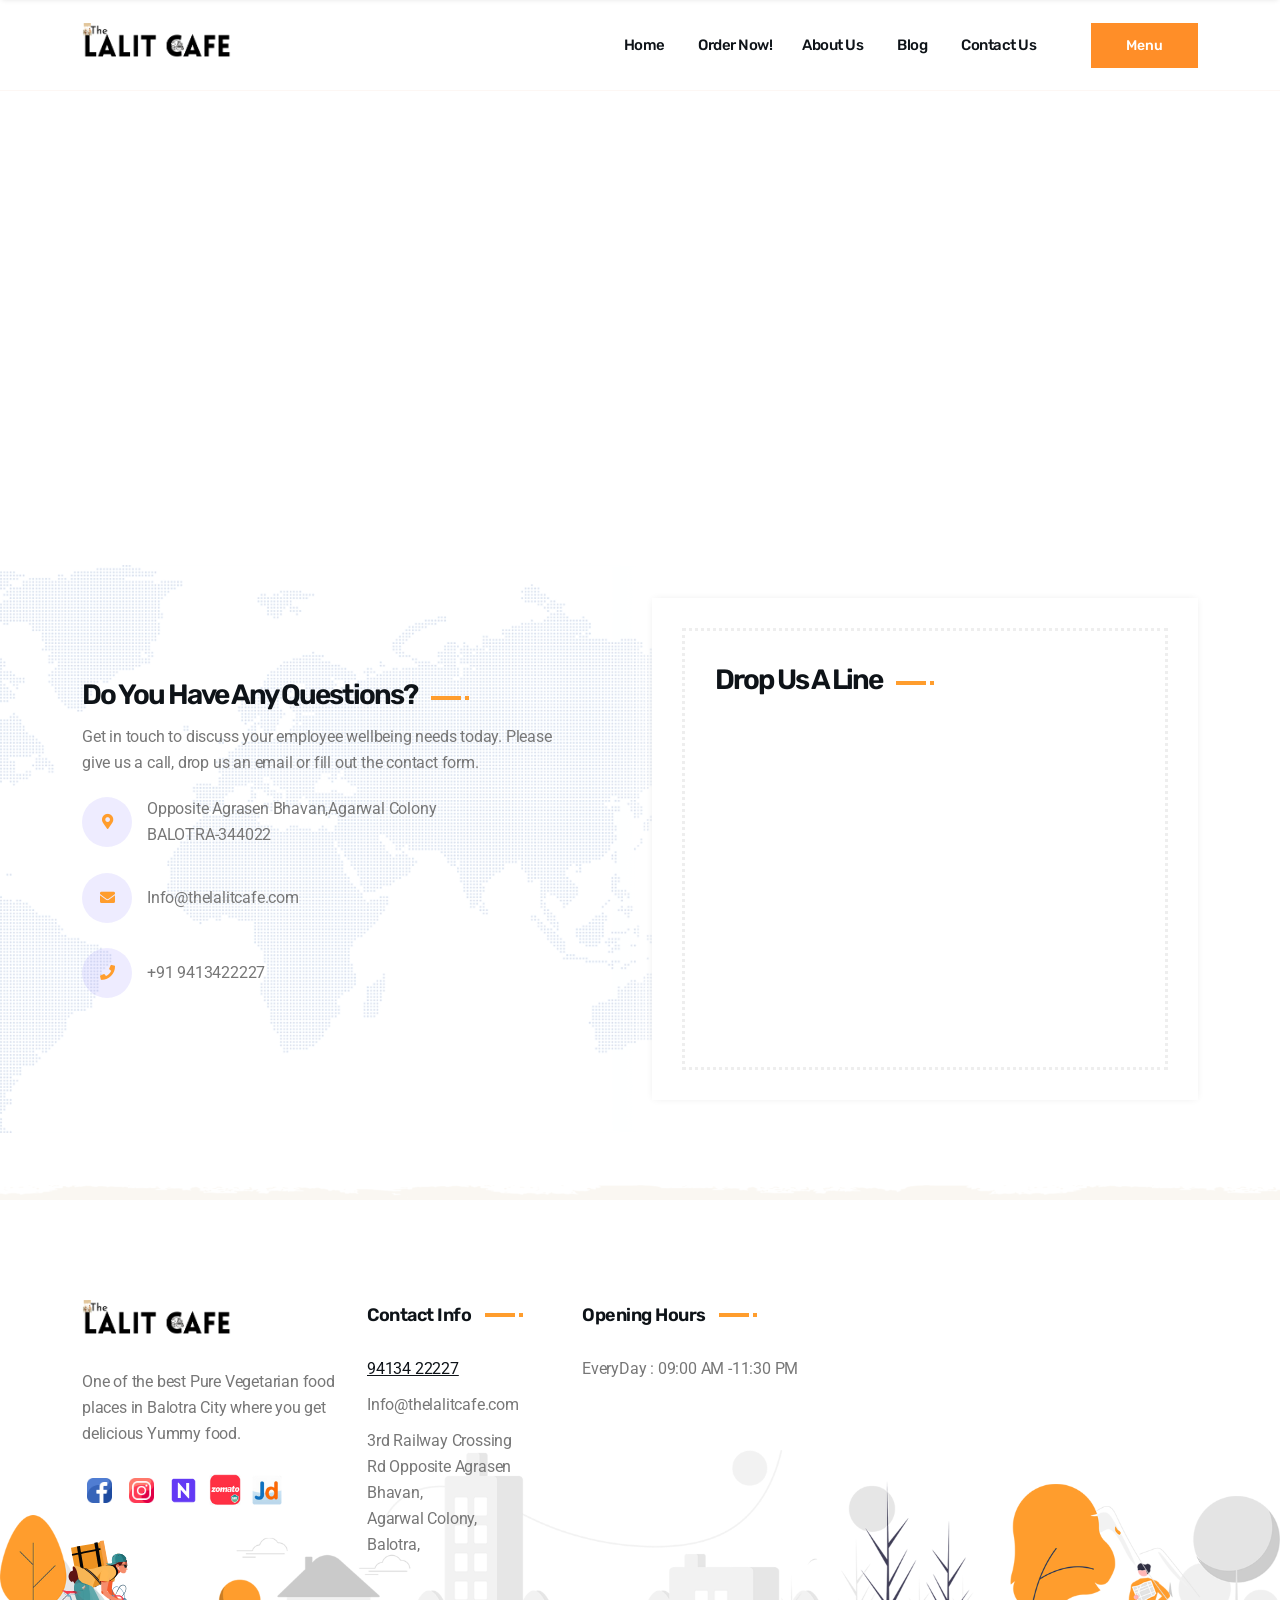
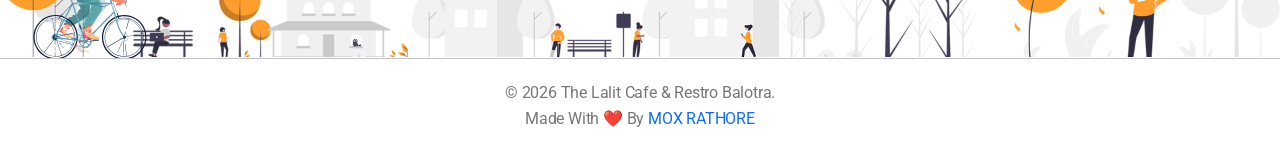
<file: contact.html>
<!doctype html>
<!--[if lt IE 7]>      <html class="no-js lt-ie9 lt-ie8 lt-ie7" lang=""> <![endif]-->
<!--[if IE 7]>         <html class="no-js lt-ie9 lt-ie8" lang=""> <![endif]-->
<!--[if IE 8]>         <html class="no-js lt-ie9" lang=""> <![endif]-->
<!--[if gt IE 8]><!--> <html class="no-js" lang="en"> <!--<![endif]-->
    <head>
        <meta charset="utf-8">
        <meta name="viewport" content="width=device-width, initial-scale=1">
		<meta name="description" content="Restaurant Cafe HTML Template">
        <meta name="author" content="ThemeEaster">

        <title>Contact Us|THE LALIT CAFE & RESTRO </title>

		<link rel="shortcut icon" type="image/x-icon" href="assets\img\favicon.png">

        <link rel="stylesheet" href="assets\css\animate.min.css">
        <link rel="stylesheet" href="assets\css\bootstrap.min.css">
        <link rel="stylesheet" href="assets\css\fontawesome.min.css">
        <link rel="stylesheet" href="assets\css\line-awesome.min.css">
        <link rel="stylesheet" href="assets\css\food-icon.css">
        <link rel="stylesheet" href="assets\css\slider.css">
        <link rel="stylesheet" href="assets\css\venobox.css">
        <link rel="stylesheet" href="assets\css\slick.min.css">
        <link rel="stylesheet" href="assets\css\swiper.min.css">
        <link rel="stylesheet" href="assets\css\splitting-cells.css">
        <link rel="stylesheet" href="assets\css\splitting.css">
        <link rel="stylesheet" href="assets\css\keyframe-animation.css">
        <link rel="stylesheet" href="assets\css\header.css">
        <link rel="stylesheet" href="assets\css\blog.css">
        <link rel="stylesheet" href="assets\css\main.css">
        <link rel="stylesheet" href="assets\css\responsive.css">

        <script src="assets\js\vendor\modernizr-2.8.3-respond-1.4.2.min.js"></script>
    </head>

    <body class="header-1">
        <!--[if lt IE 8]>
            <p class="browserupgrade">You are using an <strong>outdated</strong> browser. Please <a href="http://browsehappy.com/">upgrade your browser</a> to improve your experience.</p>
        <![endif]-->

        <div class="site-preloader-wrap">
            <div class="spinner"></div>
        </div><!-- /.site-preloader-wrap -->

        <header class="header dark-text">
            <div class="primary-header-one primary-header">
                <div class="container">
                    <div class="primary-header-inner">
                        <div class="header-logo">
                            <a href="#">
                                <img class="light" src="assets\img\lalitcafedark.png" alt="Logo">
                                <img class="dark" src="assets\img\lalitcafedark.png" alt="Logo">
                            </a>
                        </div><!-- /.header-logo -->
                        <div class="header-menu-wrap">
                            <ul class="slider-menu">
                                <li><a href="index.html">Home</a>
                                   
                                </li>
                                <li><a href="https://zoma.to/order/20135748">Order Now!</a>
                                <li><a href="about.html">About Us</a></li>
                                 
                                </li>
                                <li><a href="blog.html">Blog</a>
                                    
                                </li>
                                <li><a href="contact.html">Contact Us</a></li>
                            </ul>
                        </div><!-- /.header-menu-wrap -->
                        <div class="header-right">
                            
                            <a class="header-btn" href="menu.html">Menu<span></span></a>
                            <!-- Burger menu -->
                            <div class="mobile-menu-icon">
                                <div class="burger-menu">
                                    <div class="line-menu line-half first-line"></div>
                                    <div class="line-menu"></div>
                                    <div class="line-menu line-half last-line"></div>
                                </div>
                            </div>
                        </div><!-- /.header-right -->
                    </div><!-- /.primary-header-one-inner -->
                </div>
            </div><!-- /.primary-header-one -->
        </header><!-- /.header-one -->

        <div id="popup-search-box">
            <div class="box-inner-wrap d-flex align-items-center">
                <form id="form" action="#" method="get" role="search">
                    <input id="popup-search" type="text" name="s" placeholder="Type keywords here...">
                    <button id="popup-search-button" type="submit" name="submit"><i class="las la-search"></i></button>
                </form>
            </div>
        </div><!-- /#popup-search-box -->

        <div class="map-wrapper pt-90">
		    <iframe src="https://www.google.com/maps/embed?pb=!1m18!1m12!1m3!1d2613.7866966659603!2d72.23177064302153!3d25.829235991074555!2m3!1f0!2f0!3f0!3m2!1i1024!2i768!4f13.1!3m3!1m2!1s0x3943efd76396a63b%3A0xaf453ea90ad9ddbf!2sThe%20Lalit%20Cafe%20%26%20Restro%20Balotra!5e0!3m2!1sen!2sin!4v1648101059992!5m2!1sen!2sin" width="100%" height="400" frameborder="0" style="border:0;" allowfullscreen=""></iframe>
		</div><!-- /#google-map -->

        <section class="contact-section padding">
            <div class="bg-shape grey"></div>
           <div class="map"></div>
            <div class="container">
                <div class="row align-items-center">
                   <div class="col-md-6">
                        <div class="contact-details-wrap">
                            <div class="contact-title">
                                <h2>Do You Have Any Questions? <span></span></h2>
                                <p>Get in touch to discuss your employee wellbeing needs today. Please give us a call, drop us an email or fill out the contact form.</p>
                            </div>
                           <ul class="contact-details">
                                <li><i class="fas fa-map-marker-alt"></i>Opposite Agrasen Bhavan,Agarwal Colony<br> BALOTRA-344022</li>
                                <li><i class="fas fa-envelope"></i>Info@thelalitcafe.com</li>
                                <li><i class="fas fa-phone"></i>+91 9413422227 </li>
                            </ul>
                        </div>
                   </div>
                    <div class="col-md-6">
                        <div class="contact-form">
                            <form action="contact.php" method="post" id="ajax_contact" class="form-horizontal">
                                <div class="contact-title">
                                    <h2>Drop Us A Line <span></span></h2>
                                </div>
                                <iframe src="https://docs.google.com/forms/d/e/1FAIpQLSc6BDx9JMWf8o0pLK-3EHKojWIPF6GTZVwNBLyLeXgMTT1Cbg/viewform?embedded=true" width="400" height="300" frameborder="0" marginheight="0" marginwidth="0">लोड हो रहा है…</iframe>
                                </div>
                                <div id="form-messages" class="alert" role="alert"></div>
                            </form>
                        </div>
                    </div>
                </div>
            </div>
        </section><!--/.contact-section-->

        

        <footer class="footer-section">
            <div class="footer-top">
                <div class="footer-illustration"></div>
                <div class="running-cycle"><div></div></div>
                <div class="container">
                    <div class="row">
                        <div class="col-lg-3 col-sm-6 sm-padding">
                            <div class="footer-widget">
                                <a class="logo" href="#"><img src="assets\img\lalitcafedark.png" alt="img"></a>
                                <p>One of the best Pure Vegetarian food places in Balotra City where you get delicious Yummy food.</p>
                                <ul class="footer-social">
                                    <li><a href="https://facebook.com/lalitcafebalotra/"><img src="assets\img\1235.png" alt="facebook" width="25" height="25"></i></a></li>
                                    <li><a href="https://www.instagram.com/lalit_cafe/"><img src="assets\img\1237.png" alt="instagram" width="25" height="25"></i></a></li>
                                    <li><a href="https://nicelocal.in/barmer/restaurants/the_lalit_cafe_restro_balotra/"><img src="assets\img\1.png" alt="nicelocal" width="25" height="25"></i></a></li>
                                    <li><a href="https://zoma.to/order/20135748"><img src="assets\img\n.png" alt="zomato" width="32" height="32"></i></a></li>
                                    <li><a href="https://jsdl.in/DT-99BACBV7XXM"><img src="assets\img\jd1.png" alt="justdial" width="32" height="32"></i></a></li>

                                </ul>
                            </div>
                        </div>
                        <div class="col-lg-2 col-sm-6 sm-padding">
                            <div class="footer-widget">
                                <h3>Contact Info <span></span></h3>
                                <ul class="contact-info-list">
                                    <li><a href="tel:9413422227">94134 22227</a></li>
                                    <li>Info@thelalitcafe.com</li>
                                    <li>3rd Railway Crossing Rd Opposite Agrasen Bhavan,<br>Agarwal Colony, Balotra,</li>
                                </ul>
                            </div>
                        </div>
                        <div class="col-lg-3 col-sm-6 sm-padding">
                            <div class="footer-widget ml-25">
                                <h3>Opening Hours <span></span></h3>
                                <ul class="opening-hours-list">
                                    <li>EveryDay : 09:00 AM -11:30 PM</li>
                                    
                                </ul>
                            </div>
                        </div>
                        <div class="col-lg-4 col-sm-6 sm-padding">
                            <div class="map-wrapper">
                                <iframe src="https://www.google.com/maps/embed?pb=!1m14!1m8!1m3!1d14364.910254430673!2d72.2301544!3d25.8290457!3m2!1i1024!2i768!4f13.1!3m3!1m2!1s0x0%3A0xaf453ea90ad9ddbf!2sThe%20Lalit%20Cafe%20%26%20Restro%20Balotra!5e0!3m2!1sen!2sin!4v1647542677846!5m2!1sen!2sin" width="100%" height="200" frameborder="0" style="border:0;" allowfullscreen=""></iframe>
                            </div><!-- /#google-map -->
                        </div>
                    </div>
                </div>
            </div><!--/.footer-top -->
            <div class="footer-bottom">
                <div class="container">
                    <div class="copyright-wrap">
                        <p>© <span id="currentYear"></span> The Lalit Cafe & Restro Balotra. <br> Made With ❤️ By <a href="https://Moxrathore.com">MOX RATHORE</a></p>
                    </div>
                </div>
            </div><!--/.footer-bottom -->
        </footer><!--/.footer-section -->

		<div id="scrollup">
            <button id="scroll-top" class="scroll-to-top"><i class="las la-arrow-up"></i></button>
        </div>

		<!-- jQuery Lib -->
		<script src="assets\js\vendor\jquery-3.5.1.min.js"></script>
		<script src="assets\js\vendor\bootstrap.min.js"></script>
		<script src="assets\js\vendor\imagesloaded.pkgd.min.js"></script>
		<script src="assets\js\vendor\jquery.isotope.v3.0.2.js"></script>
		<script src="assets\js\vendor\splitting.min.js"></script>
		<script src="assets\js\vendor\slick.min.js"></script>
		<script src="assets\js\vendor\swiper.min.js"></script>
		<script src="assets\js\vendor\venobox.min.js"></script>
		<script src="assets\js\vendor\simpleParallax.min.js"></script>
		<script src="assets\js\vendor\smooth-scroll.js"></script>
		<script src="assets\js\vendor\waypoints.min.js"></script>
		<script src="assets\js\vendor\wow.min.js"></script>
		<script src="assets\js\booking.js"></script>
		<script src="assets\js\contact.js"></script>
		<script src="assets\js\main.js"></script>

    </body>
</html>
</file>
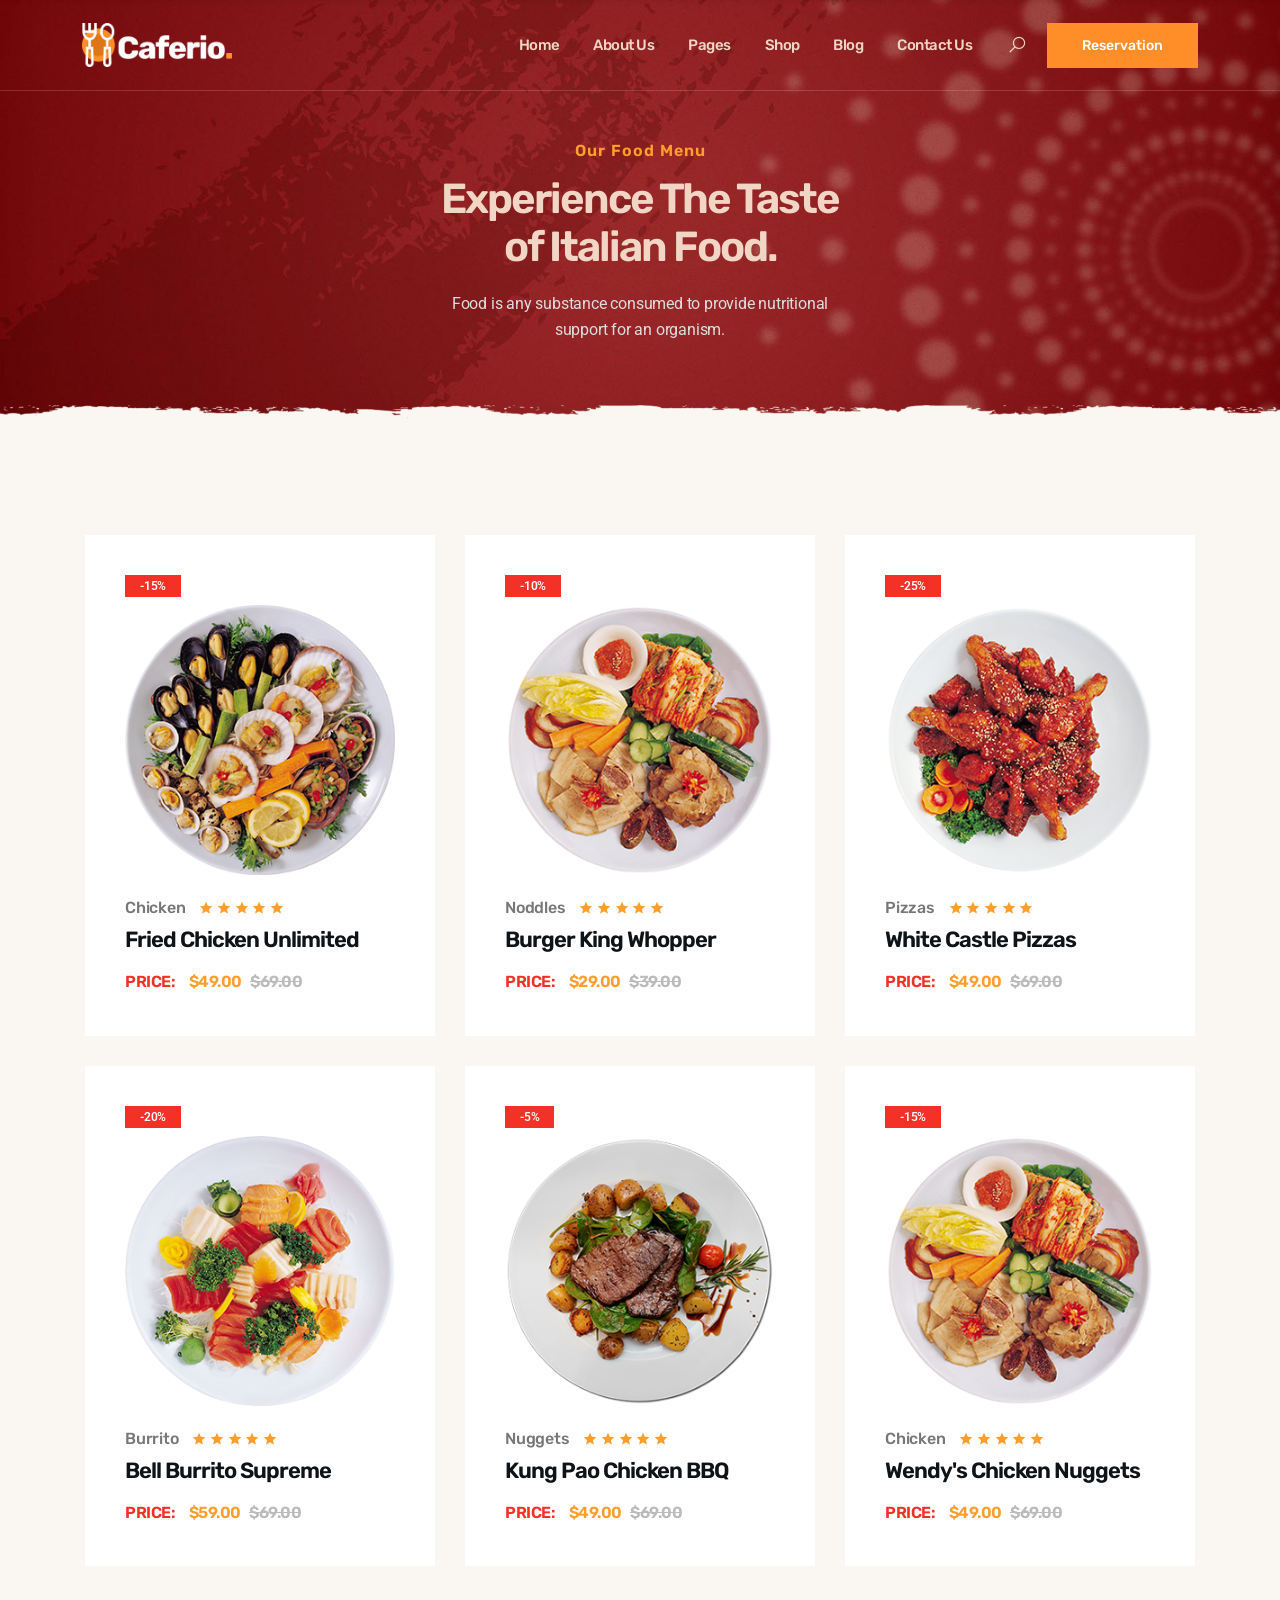
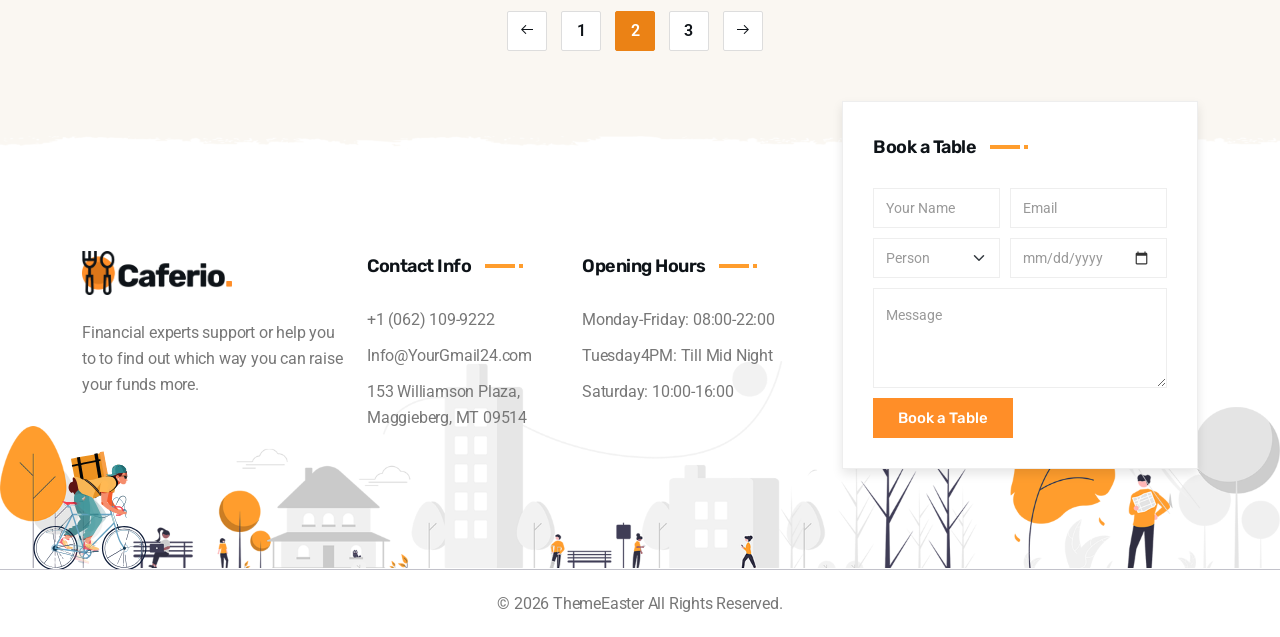
<file: food-menu.html>
﻿<!doctype html>
<!--[if lt IE 7]>      <html class="no-js lt-ie9 lt-ie8 lt-ie7" lang=""> <![endif]-->
<!--[if IE 7]>         <html class="no-js lt-ie9 lt-ie8" lang=""> <![endif]-->
<!--[if IE 8]>         <html class="no-js lt-ie9" lang=""> <![endif]-->
<!--[if gt IE 8]><!--> <html class="no-js" lang="en"> <!--<![endif]-->
    <head>
        <meta charset="utf-8">
        <meta name="viewport" content="width=device-width, initial-scale=1">
		<meta name="description" content="Restaurant Cafe HTML Template">
        <meta name="author" content="ThemeEaster">

        <title>Caferio | Restaurant Cafe HTML Template</title>

		<link rel="shortcut icon" type="image/x-icon" href="assets\img\favicon.png">

        <link rel="stylesheet" href="assets\css\animate.min.css">
        <link rel="stylesheet" href="assets\css\bootstrap.min.css">
        <link rel="stylesheet" href="assets\css\fontawesome.min.css">
        <link rel="stylesheet" href="assets\css\line-awesome.min.css">
        <link rel="stylesheet" href="assets\css\food-icon.css">
        <link rel="stylesheet" href="assets\css\slider.css">
        <link rel="stylesheet" href="assets\css\venobox.css">
        <link rel="stylesheet" href="assets\css\slick.min.css">
        <link rel="stylesheet" href="assets\css\swiper.min.css">
        <link rel="stylesheet" href="assets\css\splitting-cells.css">
        <link rel="stylesheet" href="assets\css\splitting.css">
        <link rel="stylesheet" href="assets\css\keyframe-animation.css">
        <link rel="stylesheet" href="assets\css\header.css">
        <link rel="stylesheet" href="assets\css\blog.css">
        <link rel="stylesheet" href="assets\css\main.css">
        <link rel="stylesheet" href="assets\css\responsive.css">

        <script src="assets\js\vendor\modernizr-2.8.3-respond-1.4.2.min.js"></script>
    </head>

    <body class="header-1">
        <!--[if lt IE 8]>
            <p class="browserupgrade">You are using an <strong>outdated</strong> browser. Please <a href="http://browsehappy.com/">upgrade your browser</a> to improve your experience.</p>
        <![endif]-->

        <div class="site-preloader-wrap">
            <div class="spinner"></div>
        </div><!-- /.site-preloader-wrap -->

        <header class="header">
            <div class="primary-header-one primary-header">
                <div class="container">
                    <div class="primary-header-inner">
                        <div class="header-logo">
                            <a href="#">
                                <img class="light" src="assets\img\logo-light.png" alt="Logo">
                                <img class="dark" src="assets\img\logo-dark.png" alt="Logo">
                            </a>
                        </div><!-- /.header-logo -->
                        <div class="header-menu-wrap">
                            <ul class="slider-menu">
                                <li><a href="index.html">Home</a>
                                    <ul>
                                        <li><a href="index.html">Home Default</a></li>
                                        <li><a href="index-2.html">Home Modern</a></li>
                                    </ul>
                                </li>
                                <li><a href="about.html">About Us</a></li>
                                <li><a href="#">Pages</a>
                                    <ul>
                                        <li><a href="gallery.html">Food Gallery</a></li>
                                        <li><a href="reviews.html">Reviews</a></li>
                                        <li><a href="team.html">Our Chef</a></li>
                                        <li><a href="food-menu.html">Food Menu</a></li>
                                        <li><a href="reservation.html">Reservation</a></li>
                                        <li><a href="faqs.html">Help &amp; Faq's</a></li>
                                        <li><a href="404.html">404 Error</a></li>
                                    </ul>
                                </li>
                                <li><a href="shop.html">Shop</a>
                                    <ul>
                                        <li><a href="shop.html">Shop Grid</a></li>
                                        <li><a href="shop-details.html">Shop Details</a></li>
                                        <li><a href="cart.html">Cart Page</a></li>
                                        <li><a href="checkout.html">Checkout Page</a></li>
                                        
                                    </ul>
                                </li>
                                <li><a href="blog-grid.html">Blog</a>
                                    <ul>
                                        <li><a href="blog-grid.html">Grid Layout</a></li>
                                        <li><a href="blog-classic.html">Classic Layout</a></li>
                                        <li><a href="blog-details.html">Blog Details</a></li>
                                    </ul>
                                </li>
                                <li><a href="contact.html">Contact Us</a></li>
                            </ul>
                        </div><!-- /.header-menu-wrap -->
                        <div class="header-right">
                            <div class="search-icon dl-search-icon"><i class="las la-search"></i></div>
                            <a class="header-btn" href="reservation.html">Reservation<span></span></a>
                            <!-- Burger menu -->
                            <div class="mobile-menu-icon">
                                <div class="burger-menu">
                                    <div class="line-menu line-half first-line"></div>
                                    <div class="line-menu"></div>
                                    <div class="line-menu line-half last-line"></div>
                                </div>
                            </div>
                        </div><!-- /.header-right -->
                    </div><!-- /.primary-header-one-inner -->
                </div>
            </div><!-- /.primary-header-one -->
        </header><!-- /.header-one -->

        <div id="popup-search-box">
            <div class="box-inner-wrap d-flex align-items-center">
                <form id="form" action="#" method="get" role="search">
                    <input id="popup-search" type="text" name="s" placeholder="Type keywords here...">
                    <button id="popup-search-button" type="submit" name="submit"><i class="las la-search"></i></button>
                </form>
            </div>
        </div><!-- /#popup-search-box -->

        <section class="page-header">
            <div class="bg-shape grey"></div>
            <div class="container">
                <div class="page-header-content">
                    <h4>Our Food Menu</h4>
                    <h2>Experience The Taste <br>of Italian Food.</h2>
                    <p>Food is any substance consumed to provide nutritional <br>support for an organism.</p>
                </div>
            </div>
        </section><!--/.page-header-->

        <section class="food-menu bg-grey padding">
           <div class="bg-shape white"></div>
            <div class="container">
                <div class="row">
                    <div class="col-lg-4 col-sm-6 padding-15">
                        <div class="product-item">
                           <div class="sale">-15%</div>
                            <div class="product-thumb">
                                <img src="assets\img\food01.png" alt="food">
                                <div><a href="#" class="order-btn">Order Now</a></div>
                            </div>
                            <div class="food-info">
                               <ul class="ratting">
                                   <li>Chicken</li>
                                   <li><i class="las la-star"></i></li>
                                    <li><i class="las la-star"></i></li>
                                    <li><i class="las la-star"></i></li>
                                    <li><i class="las la-star"></i></li>
                                    <li><i class="las la-star"></i></li>
                               </ul>
                                <h3>Fried Chicken Unlimited</h3>
                                <div class="price">
                                    <h4>Price: <span>$49.00</span> <span class="reguler">$69.00</span></h4>
                                </div>
                            </div>
                        </div>
                    </div>
                    <div class="col-lg-4 col-sm-6 padding-15">
                        <div class="product-item">
                            <div class="sale">-10%</div>
                            <div class="product-thumb">
                                <img src="assets\img\food02.png" alt="food">
                                <div><a href="#" class="order-btn">Order Now</a></div>
                            </div>
                            <div class="food-info">
                               <ul class="ratting">
                                   <li>Noddles</li>
                                   <li><i class="las la-star"></i></li>
                                    <li><i class="las la-star"></i></li>
                                    <li><i class="las la-star"></i></li>
                                    <li><i class="las la-star"></i></li>
                                    <li><i class="las la-star"></i></li>
                               </ul>
                                <h3>Burger King Whopper</h3>
                                <div class="price">
                                    <h4>Price: <span>$29.00</span> <span class="reguler">$39.00</span></h4>
                                </div>
                            </div>
                        </div>
                    </div>
                    <div class="col-lg-4 col-sm-6 padding-15">
                        <div class="product-item">
                            <div class="sale">-25%</div>
                            <div class="product-thumb">
                                <img src="assets\img\food03.png" alt="food">
                                <div><a href="#" class="order-btn">Order Now</a></div>
                            </div>
                            <div class="food-info">
                               <ul class="ratting">
                                   <li>Pizzas</li>
                                   <li><i class="las la-star"></i></li>
                                    <li><i class="las la-star"></i></li>
                                    <li><i class="las la-star"></i></li>
                                    <li><i class="las la-star"></i></li>
                                    <li><i class="las la-star"></i></li>
                               </ul>
                                <h3>White Castle Pizzas</h3>
                                <div class="price">
                                    <h4>Price: <span>$49.00</span> <span class="reguler">$69.00</span></h4>
                                </div>
                            </div>
                        </div>
                    </div>
                    <div class="col-lg-4 col-sm-6 padding-15">
                        <div class="product-item">
                            <div class="sale">-20%</div>
                            <div class="product-thumb">
                                <img src="assets\img\food04.png" alt="food">
                                <div><a href="#" class="order-btn">Order Now</a></div>
                            </div>
                            <div class="food-info">
                               <ul class="ratting">
                                   <li>Burrito</li>
                                   <li><i class="las la-star"></i></li>
                                    <li><i class="las la-star"></i></li>
                                    <li><i class="las la-star"></i></li>
                                    <li><i class="las la-star"></i></li>
                                    <li><i class="las la-star"></i></li>
                               </ul>
                                <h3>Bell Burrito Supreme</h3>
                                <div class="price">
                                    <h4>Price: <span>$59.00</span> <span class="reguler">$69.00</span></h4>
                                </div>
                            </div>
                        </div>
                    </div>
                    <div class="col-lg-4 col-sm-6 padding-15">
                        <div class="product-item">
                            <div class="sale">-5%</div>
                            <div class="product-thumb">
                                <img src="assets\img\food05.png" alt="food">
                                <div><a href="#" class="order-btn">Order Now</a></div>
                            </div>
                            <div class="food-info">
                               <ul class="ratting">
                                   <li>Nuggets</li>
                                   <li><i class="las la-star"></i></li>
                                    <li><i class="las la-star"></i></li>
                                    <li><i class="las la-star"></i></li>
                                    <li><i class="las la-star"></i></li>
                                    <li><i class="las la-star"></i></li>
                               </ul>
                                <h3>Kung Pao Chicken BBQ</h3>
                                <div class="price">
                                    <h4>Price: <span>$49.00</span> <span class="reguler">$69.00</span></h4>
                                </div>
                            </div>
                        </div>
                    </div>
                    <div class="col-lg-4 col-sm-6 padding-15">
                        <div class="product-item">
                            <div class="sale">-15%</div>
                            <div class="product-thumb">
                                <img src="assets\img\food06.png" alt="food">
                                <div><a href="#" class="order-btn">Order Now</a></div>
                            </div>
                            <div class="food-info">
                               <ul class="ratting">
                                   <li>Chicken</li>
                                   <li><i class="las la-star"></i></li>
                                    <li><i class="las la-star"></i></li>
                                    <li><i class="las la-star"></i></li>
                                    <li><i class="las la-star"></i></li>
                                    <li><i class="las la-star"></i></li>
                               </ul>
                                <h3>Wendy's Chicken Nuggets</h3>
                                <div class="price">
                                    <h4>Price: <span>$49.00</span> <span class="reguler">$69.00</span></h4>
                                </div>
                            </div>
                        </div>
                    </div>
                </div>
                <ul class="pagination-wrap text-center mt-30">
                    <li><a href="#"><i class="las la-arrow-left"></i></a></li>
                    <li><a href="#">1</a></li>
                    <li><a href="#" class="active">2</a></li>
                    <li><a href="#">3</a></li>
                    <li><a href="#"><i class="las la-arrow-right"></i></a></li>
                </ul><!--/.pagination -->
            </div>
        </section><!--/.food-menu-->

        <footer class="footer-section">
            <div class="footer-top">
                <div class="footer-illustration"></div>
                <div class="running-cycle"><div></div></div>
                <div class="container">
                    <div class="row">
                        <div class="col-lg-3 col-sm-6 sm-padding">
                            <div class="footer-widget">
                                <a class="logo" href="#"><img src="assets\img\logo-dark.png" alt="img"></a>
                                <p>Financial experts support or help you to to find out which way you can raise your funds more.</p>
                                <ul class="footer-social">
                                    <li><a href="#"><i class="fab fa-facebook"></i></a></li>
                                    <li><a href="#"><i class="fab fa-twitter"></i></a></li>
                                    <li><a href="#"><i class="fab fa-instagram"></i></a></li>
                                    <li><a href="#"><i class="fab fa-pinterest"></i></a></li>
                                </ul>
                            </div>
                        </div>
                        <div class="col-lg-2 col-sm-6 sm-padding">
                            <div class="footer-widget">
                                <h3>Contact Info <span></span></h3>
                                <ul class="contact-info-list">
                                    <li>+1 (062) 109-9222</li>
                                    <li>Info@YourGmail24.com</li>
                                    <li>153 Williamson Plaza, <br> Maggieberg, MT 09514</li>
                                </ul>
                            </div>
                        </div>
                        <div class="col-lg-3 col-sm-6 sm-padding">
                            <div class="footer-widget ml-25">
                                <h3>Opening Hours <span></span></h3>
                                <ul class="opening-hours-list">
                                    <li>Monday-Friday: 08:00-22:00</li>
                                    <li>Tuesday4PM:  Till Mid Night</li>
                                    <li>Saturday: 10:00-16:00</li>
                                </ul>
                            </div>
                        </div>
                        <div class="col-lg-4 col-sm-6 sm-padding">
                            <div class="footer-widget booking-form">
                                <h3>Book a Table <span></span></h3>
                                <form action="booking-form.php" method="post" id="ajax_booking_form" class="form-horizontal">
                                    <div class="booking-form-group">
                                        <div class="form-padding">
                                            <input type="text" id="b_name" name="b_name" class="form-control" placeholder="Your Name" required="">
                                        </div>
                                        <div class="form-padding">
                                            <input type="email" id="b_email" name="b_email" class="form-control" placeholder="Email" required="">
                                        </div>
                                        <div class="form-padding">
                                            <select class="form-select" id="b_person" name="b_person">
                                              <option selected="">Person</option>
                                              <option>2 Person</option>
                                              <option>3 Person</option>
                                              <option>4 Person</option>
                                              <option>5 Person</option>
                                            </select>
                                        </div>
                                        <div class="form-padding">
                                            <input class="form-control" type="date" id="b_date" name="b_date">
                                        </div>
                                        <div class="form-padding">
                                            <textarea id="b_message" name="b_message" cols="30" rows="5" class="form-control message" placeholder="Message" required=""></textarea>
                                        </div>
                                    </div>
                                    <button id="b_submit" class="book-btn" type="submit">Book a Table</button>
                                    <div id="b-form-messages" class="alert" role="alert"></div>
                                </form>
                            </div>
                        </div>
                    </div>
                </div>
            </div><!--/.footer-top -->
            <div class="footer-bottom">
                <div class="container">
                    <div class="copyright-wrap">
                        <p>© <span id="currentYear"></span> ThemeEaster All Rights Reserved.</p>
                    </div>
                </div>
            </div><!--/.footer-bottom -->
        </footer><!--/.footer-section -->

		<div id="scrollup">
            <button id="scroll-top" class="scroll-to-top"><i class="las la-arrow-up"></i></button>
        </div>

		<!-- jQuery Lib -->
		<script src="assets\js\vendor\jquery-3.5.1.min.js"></script>
		<script src="assets\js\vendor\bootstrap.min.js"></script>
		<script src="assets\js\vendor\imagesloaded.pkgd.min.js"></script>
		<script src="assets\js\vendor\jquery.isotope.v3.0.2.js"></script>
		<script src="assets\js\vendor\splitting.min.js"></script>
		<script src="assets\js\vendor\slick.min.js"></script>
		<script src="assets\js\vendor\swiper.min.js"></script>
		<script src="assets\js\vendor\venobox.min.js"></script>
		<script src="assets\js\vendor\simpleParallax.min.js"></script>
		<script src="assets\js\vendor\smooth-scroll.js"></script>
		<script src="assets\js\vendor\waypoints.min.js"></script>
		<script src="assets\js\vendor\wow.min.js"></script>
		<script src="assets\js\booking.js"></script>
		<script src="assets\js\main.js"></script>

    </body>
</html>
</file>
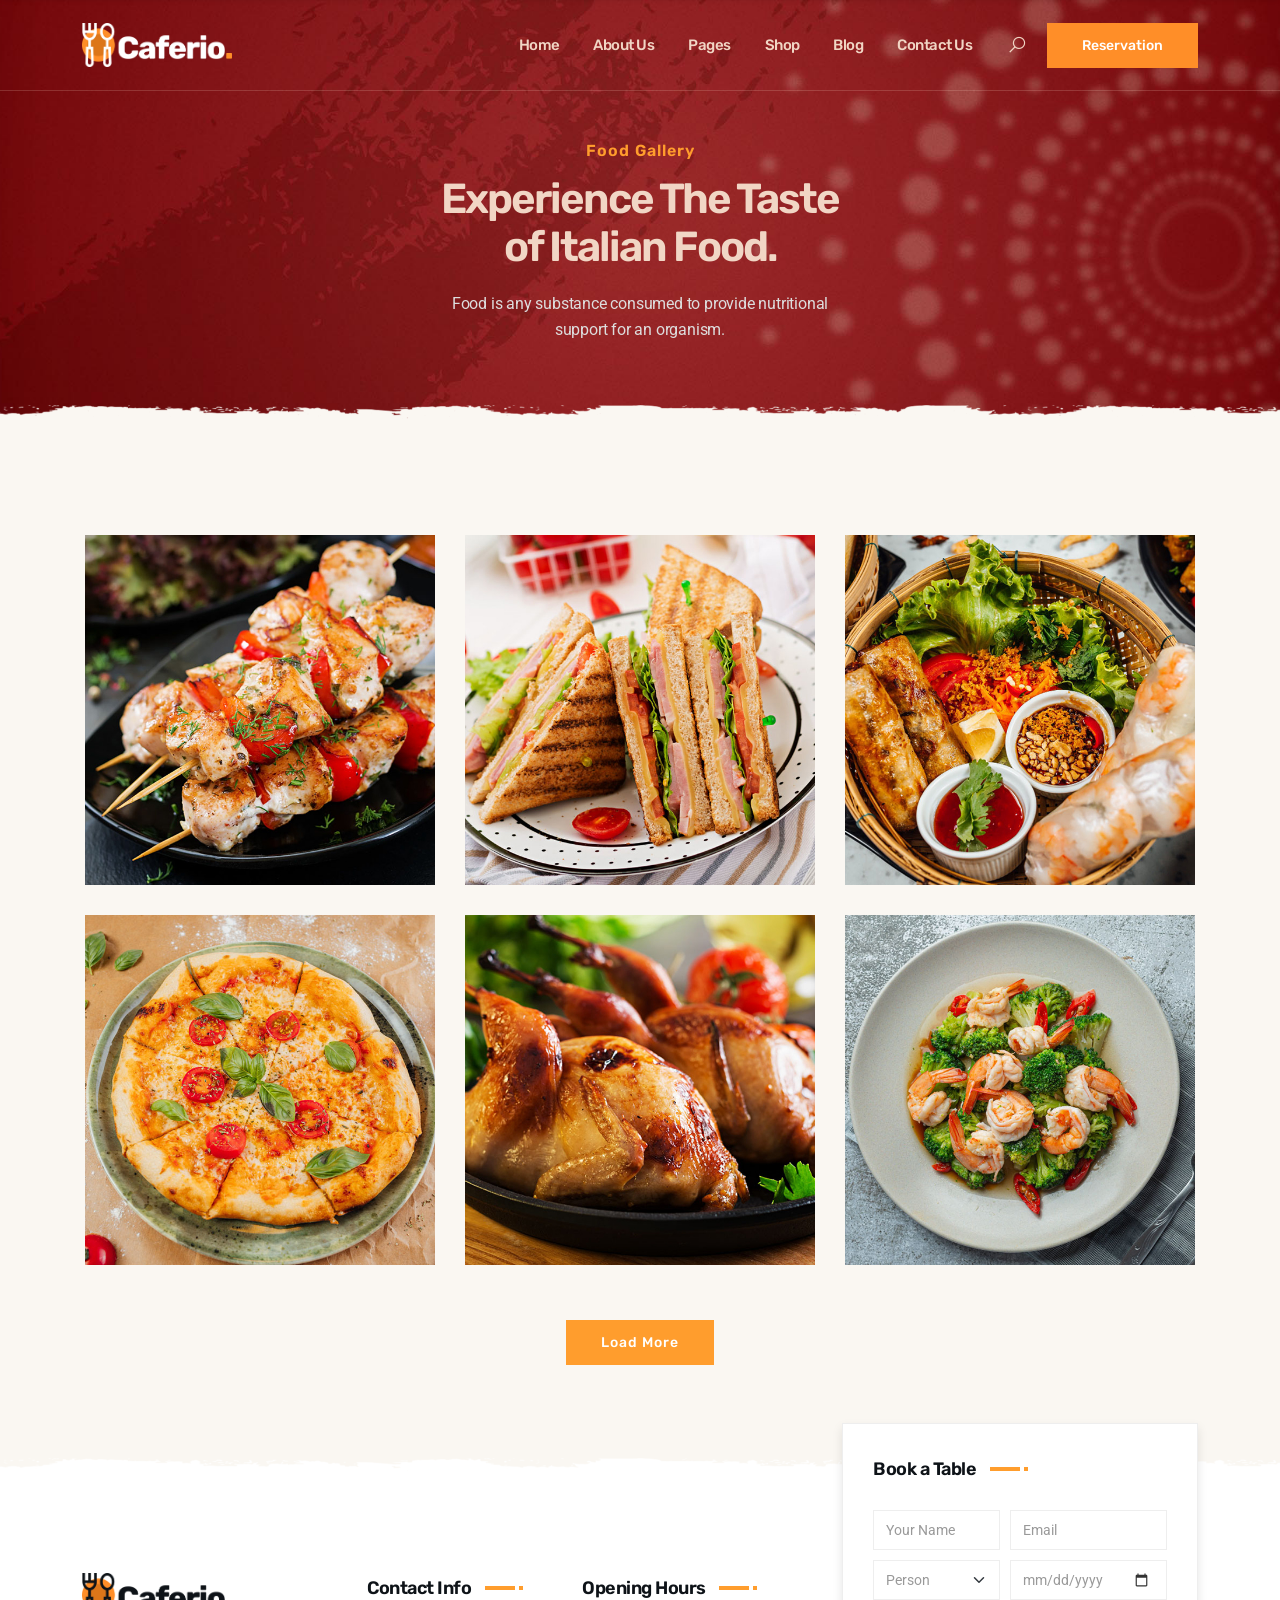
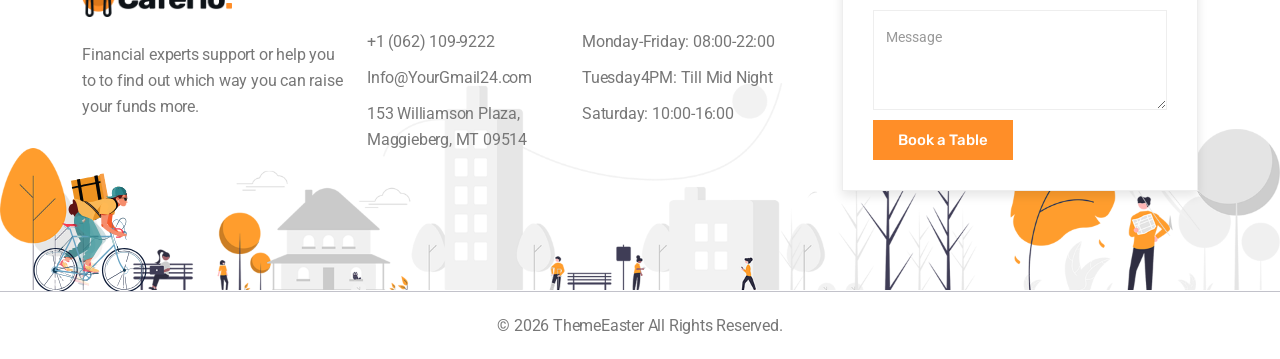
<file: gallery.html>
﻿<!doctype html>
<!--[if lt IE 7]>      <html class="no-js lt-ie9 lt-ie8 lt-ie7" lang=""> <![endif]-->
<!--[if IE 7]>         <html class="no-js lt-ie9 lt-ie8" lang=""> <![endif]-->
<!--[if IE 8]>         <html class="no-js lt-ie9" lang=""> <![endif]-->
<!--[if gt IE 8]><!--> <html class="no-js" lang="en"> <!--<![endif]-->
    <head>
        <meta charset="utf-8">
        <meta name="viewport" content="width=device-width, initial-scale=1">
		<meta name="description" content="Restaurant Cafe HTML Template">
        <meta name="author" content="ThemeEaster">

        <title>Caferio | Restaurant Cafe HTML Template</title>

		<link rel="shortcut icon" type="image/x-icon" href="assets\img\favicon.png">

        <link rel="stylesheet" href="assets\css\animate.min.css">
        <link rel="stylesheet" href="assets\css\bootstrap.min.css">
        <link rel="stylesheet" href="assets\css\fontawesome.min.css">
        <link rel="stylesheet" href="assets\css\line-awesome.min.css">
        <link rel="stylesheet" href="assets\css\food-icon.css">
        <link rel="stylesheet" href="assets\css\slider.css">
        <link rel="stylesheet" href="assets\css\venobox.css">
        <link rel="stylesheet" href="assets\css\slick.min.css">
        <link rel="stylesheet" href="assets\css\swiper.min.css">
        <link rel="stylesheet" href="assets\css\splitting-cells.css">
        <link rel="stylesheet" href="assets\css\splitting.css">
        <link rel="stylesheet" href="assets\css\keyframe-animation.css">
        <link rel="stylesheet" href="assets\css\header.css">
        <link rel="stylesheet" href="assets\css\blog.css">
        <link rel="stylesheet" href="assets\css\main.css">
        <link rel="stylesheet" href="assets\css\responsive.css">

        <script src="assets\js\vendor\modernizr-2.8.3-respond-1.4.2.min.js"></script>
    </head>

    <body class="header-1">
        <!--[if lt IE 8]>
            <p class="browserupgrade">You are using an <strong>outdated</strong> browser. Please <a href="http://browsehappy.com/">upgrade your browser</a> to improve your experience.</p>
        <![endif]-->

        <div class="site-preloader-wrap">
            <div class="spinner"></div>
        </div><!-- /.site-preloader-wrap -->

        <header class="header">
            <div class="primary-header-one primary-header">
                <div class="container">
                    <div class="primary-header-inner">
                        <div class="header-logo">
                            <a href="#">
                                <img class="light" src="assets\img\logo-light.png" alt="Logo">
                                <img class="dark" src="assets\img\logo-dark.png" alt="Logo">
                            </a>
                        </div><!-- /.header-logo -->
                        <div class="header-menu-wrap">
                            <ul class="slider-menu">
                                <li><a href="index.html">Home</a>
                                    <ul>
                                        <li><a href="index.html">Home Default</a></li>
                                        <li><a href="index-2.html">Home Modern</a></li>
                                    </ul>
                                </li>
                                <li><a href="about.html">About Us</a></li>
                                <li><a href="#">Pages</a>
                                    <ul>
                                        <li><a href="gallery.html">Food Gallery</a></li>
                                        <li><a href="reviews.html">Reviews</a></li>
                                        <li><a href="team.html">Our Chef</a></li>
                                        <li><a href="food-menu.html">Food Menu</a></li>
                                        <li><a href="reservation.html">Reservation</a></li>
                                        <li><a href="faqs.html">Help &amp; Faq's</a></li>
                                        <li><a href="404.html">404 Error</a></li>
                                    </ul>
                                </li>
                                <li><a href="shop.html">Shop</a>
                                    <ul>
                                        <li><a href="shop.html">Shop Grid</a></li>
                                        <li><a href="shop-details.html">Shop Details</a></li>
                                        <li><a href="cart.html">Cart Page</a></li>
                                        <li><a href="checkout.html">Checkout Page</a></li>
                                        
                                    </ul>
                                </li>
                                <li><a href="blog-grid.html">Blog</a>
                                    <ul>
                                        <li><a href="blog-grid.html">Grid Layout</a></li>
                                        <li><a href="blog-classic.html">Classic Layout</a></li>
                                        <li><a href="blog-details.html">Blog Details</a></li>
                                    </ul>
                                </li>
                                <li><a href="contact.html">Contact Us</a></li>
                            </ul>
                        </div><!-- /.header-menu-wrap -->
                        <div class="header-right">
                            <div class="search-icon dl-search-icon"><i class="las la-search"></i></div>
                            <a class="header-btn" href="reservation.html">Reservation<span></span></a>
                            <!-- Burger menu -->
                            <div class="mobile-menu-icon">
                                <div class="burger-menu">
                                    <div class="line-menu line-half first-line"></div>
                                    <div class="line-menu"></div>
                                    <div class="line-menu line-half last-line"></div>
                                </div>
                            </div>
                        </div><!-- /.header-right -->
                    </div><!-- /.primary-header-one-inner -->
                </div>
            </div><!-- /.primary-header-one -->
        </header><!-- /.header-one -->

        <div id="popup-search-box">
            <div class="box-inner-wrap d-flex align-items-center">
                <form id="form" action="#" method="get" role="search">
                    <input id="popup-search" type="text" name="s" placeholder="Type keywords here...">
                    <button id="popup-search-button" type="submit" name="submit"><i class="las la-search"></i></button>
                </form>
            </div>
        </div><!-- /#popup-search-box -->

        <section class="page-header">
            <div class="bg-shape grey"></div>
            <div class="container">
                <div class="page-header-content">
                    <h4>Food Gallery</h4>
                    <h2>Experience The Taste <br>of Italian Food.</h2>
                    <p>Food is any substance consumed to provide nutritional <br>support for an organism.</p>
                </div>
            </div>
        </section><!--/.page-header-->

        <section class="gallery-section bg-grey padding">
           <div class="bg-shape white"></div>
            <div class="container">
                <div class="row">
                    <div class="col-lg-4 col-sm-6 padding-15">
                        <div class="gallery-item">
                            <img src="assets\img\gallery01.jpg" alt="img">
                            <a class="img-popup" data-gall="gallery01" href="assets\img\gallery01.jpg"><i class="fas fa-expand"></i></a>
                        </div>
                    </div>
                    <div class="col-lg-4 col-sm-6 padding-15">
                        <div class="gallery-item">
                            <img src="assets\img\gallery02.jpg" alt="img">
                            <a class="img-popup" data-gall="gallery01" href="assets\img\gallery02.jpg"><i class="fas fa-expand"></i></a>
                        </div>
                    </div>
                    <div class="col-lg-4 col-sm-6 padding-15">
                        <div class="gallery-item">
                            <img src="assets\img\gallery03.jpg" alt="img">
                            <a class="img-popup" data-gall="gallery01" href="assets\img\gallery03.jpg"><i class="fas fa-expand"></i></a>
                        </div>
                    </div>
                    <div class="col-lg-4 col-sm-6 padding-15">
                        <div class="gallery-item">
                            <img src="assets\img\gallery04.jpg" alt="img">
                            <a class="img-popup" data-gall="gallery01" href="assets\img\gallery04.jpg"><i class="fas fa-expand"></i></a>
                        </div>
                    </div>
                    <div class="col-lg-4 col-sm-6 padding-15">
                        <div class="gallery-item">
                            <img src="assets\img\gallery05.jpg" alt="img">
                            <a class="img-popup" data-gall="gallery01" href="assets\img\gallery05.jpg"><i class="fas fa-expand"></i></a>
                        </div>
                    </div>
                    <div class="col-lg-4 col-sm-6 padding-15">
                        <div class="gallery-item">
                            <img src="assets\img\gallery06.jpg" alt="img">
                            <a class="img-popup" data-gall="gallery01" href="assets\img\gallery06.jpg"><i class="fas fa-expand"></i></a>
                        </div>
                    </div>
                </div>
                <div class="text-center mt-40">
                    <a href="#" class="default-btn">Load More <span></span></a>
                </div>
            </div>
        </section><!--/.gallery-section-->

        <footer class="footer-section">
            <div class="footer-top">
                <div class="footer-illustration"></div>
                <div class="running-cycle"><div></div></div>
                <div class="container">
                    <div class="row">
                        <div class="col-lg-3 col-sm-6 sm-padding">
                            <div class="footer-widget">
                                <a class="logo" href="#"><img src="assets\img\logo-dark.png" alt="img"></a>
                                <p>Financial experts support or help you to to find out which way you can raise your funds more.</p>
                                <ul class="footer-social">
                                    <li><a href="#"><i class="fab fa-facebook"></i></a></li>
                                    <li><a href="#"><i class="fab fa-twitter"></i></a></li>
                                    <li><a href="#"><i class="fab fa-instagram"></i></a></li>
                                    <li><a href="#"><i class="fab fa-pinterest"></i></a></li>
                                </ul>
                            </div>
                        </div>
                        <div class="col-lg-2 col-sm-6 sm-padding">
                            <div class="footer-widget">
                                <h3>Contact Info <span></span></h3>
                                <ul class="contact-info-list">
                                    <li>+1 (062) 109-9222</li>
                                    <li>Info@YourGmail24.com</li>
                                    <li>153 Williamson Plaza, <br> Maggieberg, MT 09514</li>
                                </ul>
                            </div>
                        </div>
                        <div class="col-lg-3 col-sm-6 sm-padding">
                            <div class="footer-widget ml-25">
                                <h3>Opening Hours <span></span></h3>
                                <ul class="opening-hours-list">
                                    <li>Monday-Friday: 08:00-22:00</li>
                                    <li>Tuesday4PM:  Till Mid Night</li>
                                    <li>Saturday: 10:00-16:00</li>
                                </ul>
                            </div>
                        </div>
                        <div class="col-lg-4 col-sm-6 sm-padding">
                            <div class="footer-widget booking-form">
                                <h3>Book a Table <span></span></h3>
                                <form action="booking-form.php" method="post" id="ajax_booking_form" class="form-horizontal">
                                    <div class="booking-form-group">
                                        <div class="form-padding">
                                            <input type="text" id="b_name" name="b_name" class="form-control" placeholder="Your Name" required="">
                                        </div>
                                        <div class="form-padding">
                                            <input type="email" id="b_email" name="b_email" class="form-control" placeholder="Email" required="">
                                        </div>
                                        <div class="form-padding">
                                            <select class="form-select" id="b_person" name="b_person">
                                              <option selected="">Person</option>
                                              <option>2 Person</option>
                                              <option>3 Person</option>
                                              <option>4 Person</option>
                                              <option>5 Person</option>
                                            </select>
                                        </div>
                                        <div class="form-padding">
                                            <input class="form-control" type="date" id="b_date" name="b_date">
                                        </div>
                                        <div class="form-padding">
                                            <textarea id="b_message" name="b_message" cols="30" rows="5" class="form-control message" placeholder="Message" required=""></textarea>
                                        </div>
                                    </div>
                                    <button id="b_submit" class="book-btn" type="submit">Book a Table</button>
                                    <div id="b-form-messages" class="alert" role="alert"></div>
                                </form>
                            </div>
                        </div>
                    </div>
                </div>
            </div><!--/.footer-top -->
            <div class="footer-bottom">
                <div class="container">
                    <div class="copyright-wrap">
                        <p>© <span id="currentYear"></span> ThemeEaster All Rights Reserved.</p>
                    </div>
                </div>
            </div><!--/.footer-bottom -->
        </footer><!--/.footer-section -->

		<div id="scrollup">
            <button id="scroll-top" class="scroll-to-top"><i class="las la-arrow-up"></i></button>
        </div>

		<!-- jQuery Lib -->
		<script src="assets\js\vendor\jquery-3.5.1.min.js"></script>
		<script src="assets\js\vendor\bootstrap.min.js"></script>
		<script src="assets\js\vendor\imagesloaded.pkgd.min.js"></script>
		<script src="assets\js\vendor\jquery.isotope.v3.0.2.js"></script>
		<script src="assets\js\vendor\splitting.min.js"></script>
		<script src="assets\js\vendor\slick.min.js"></script>
		<script src="assets\js\vendor\swiper.min.js"></script>
		<script src="assets\js\vendor\venobox.min.js"></script>
		<script src="assets\js\vendor\simpleParallax.min.js"></script>
		<script src="assets\js\vendor\smooth-scroll.js"></script>
		<script src="assets\js\vendor\waypoints.min.js"></script>
		<script src="assets\js\vendor\wow.min.js"></script>
		<script src="assets\js\booking.js"></script>
		<script src="assets\js\main.js"></script>

    </body>
</html>
</file>
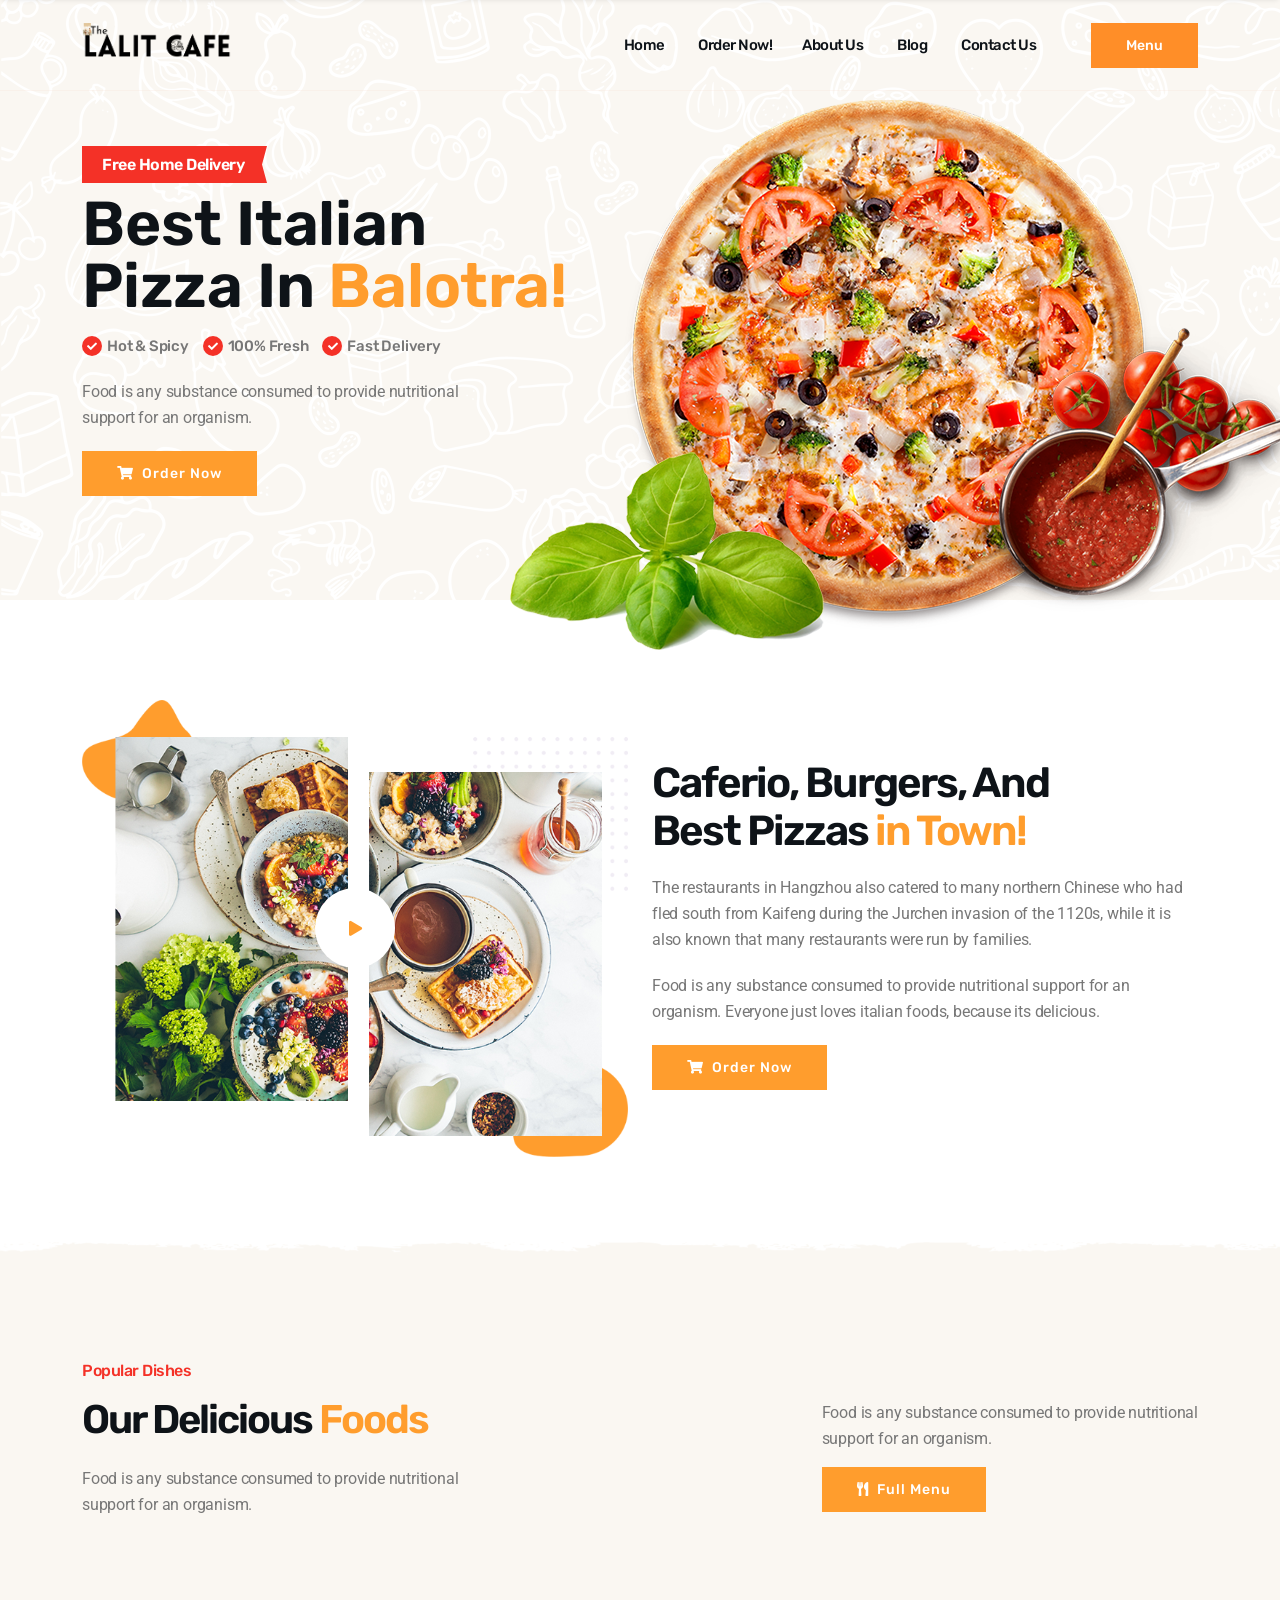
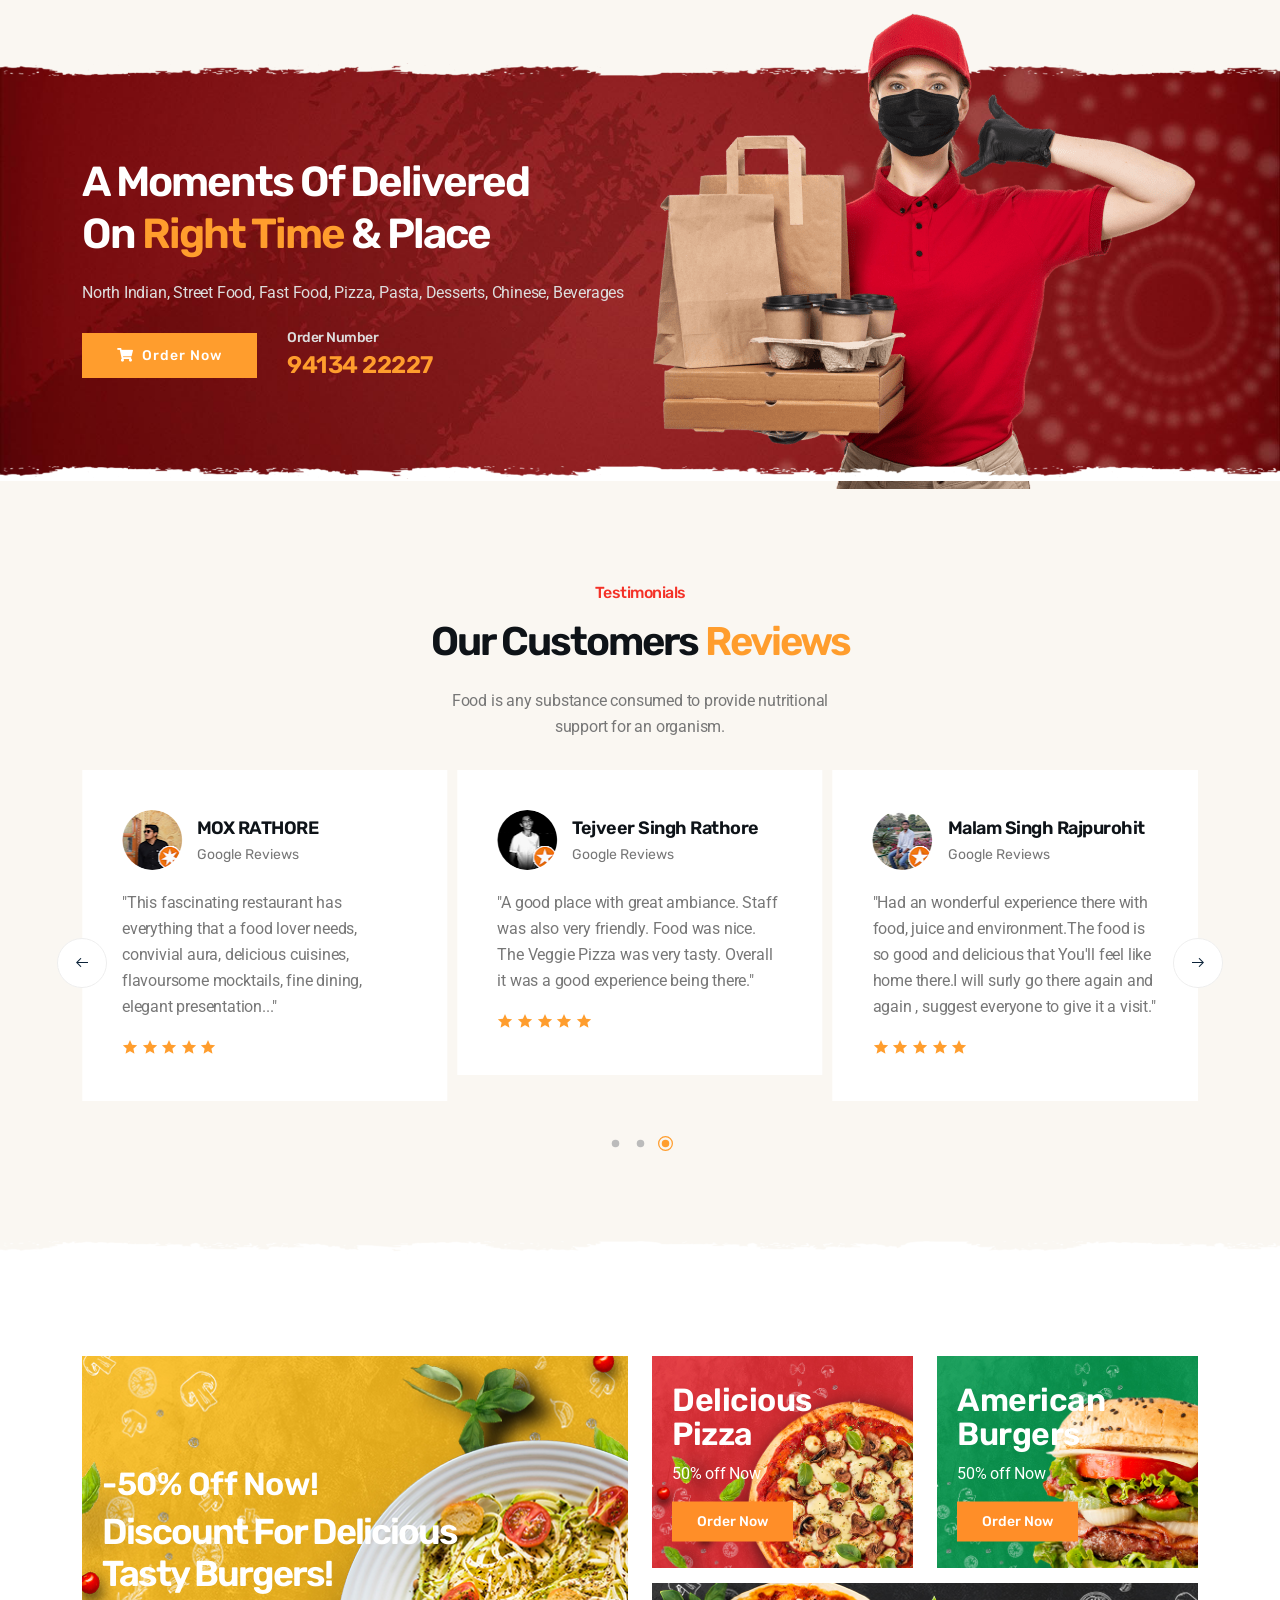
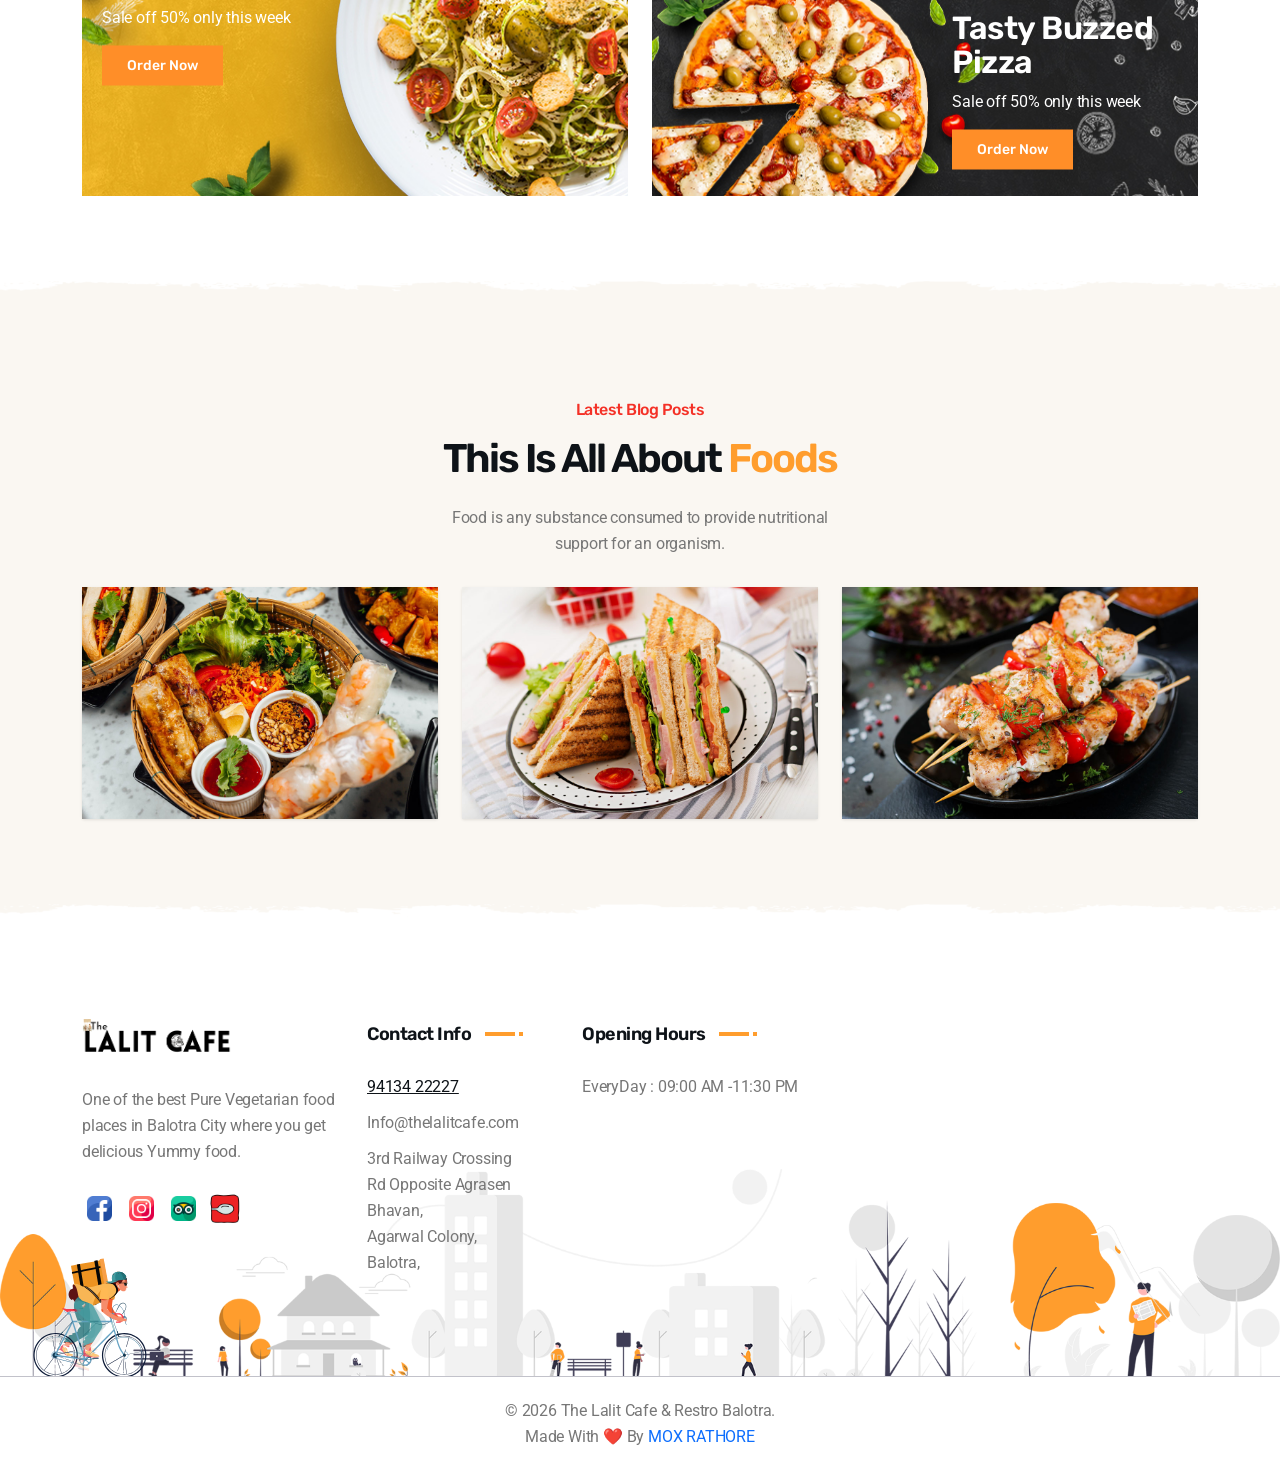
<file: index-2.html>
﻿<!doctype html>
<!--[if lt IE 7]>      <html class="no-js lt-ie9 lt-ie8 lt-ie7" lang=""> <![endif]-->
<!--[if IE 7]>         <html class="no-js lt-ie9 lt-ie8" lang=""> <![endif]-->
<!--[if IE 8]>         <html class="no-js lt-ie9" lang=""> <![endif]-->
<!--[if gt IE 8]><!--> <html class="no-js" lang="en"> <!--<![endif]-->
    <head>
        <meta charset="utf-8">
        <meta name="viewport" content="width=device-width, initial-scale=1">
		<meta name="description" content="Restaurant Cafe HTML Template">
        <meta name="author" content="ThemeEaster">

        <title>THE LALIT CAFE & RESTRO | BALOTRA</title>

		<link rel="shortcut icon" type="image/x-icon" href="assets\img\favicon.png">

        <link rel="stylesheet" href="assets\css\animate.min.css">
        <link rel="stylesheet" href="assets\css\bootstrap.min.css">
        <link rel="stylesheet" href="assets\css\fontawesome.min.css">
        <link rel="stylesheet" href="assets\css\line-awesome.min.css">
        <link rel="stylesheet" href="assets\css\food-icon.css">
        <link rel="stylesheet" href="assets\css\slider.css">
        <link rel="stylesheet" href="assets\css\venobox.css">
        <link rel="stylesheet" href="assets\css\slick.min.css">
        <link rel="stylesheet" href="assets\css\swiper.min.css">
        <link rel="stylesheet" href="assets\css\splitting-cells.css">
        <link rel="stylesheet" href="assets\css\splitting.css">
        <link rel="stylesheet" href="assets\css\keyframe-animation.css">
        <link rel="stylesheet" href="assets\css\header.css">
        <link rel="stylesheet" href="assets\css\blog.css">
        <link rel="stylesheet" href="assets\css\main.css">
        <link rel="stylesheet" href="assets\css\responsive.css">

        <script src="assets\js\vendor\modernizr-2.8.3-respond-1.4.2.min.js"></script>
    </head>

    <body class="header-1">
        <!--[if lt IE 8]>
            <p class="browserupgrade">You are using an <strong>outdated</strong> browser. Please <a href="http://browsehappy.com/">upgrade your browser</a> to improve your experience.</p>
        <![endif]-->

        <div class="site-preloader-wrap">
            <div class="spinner"></div>
        </div><!-- /.site-preloader-wrap -->

        <header class="header dark-text">
            <div class="primary-header-one primary-header">
                <div class="container">
                    <div class="primary-header-inner">
                        <div class="header-logo">
                            <a href="#">
                                <img class="light" src="assets\img\lalitcafedark.png" alt="Logo">
                                <img class="dark" src="assets\img\lalitcafedark.png" alt="Logo">
                            </a>
                        </div><!-- /.header-logo -->
                        <div class="header-menu-wrap">
                            <ul class="slider-menu">
                                <li><a href="index.html">Home</a>
                                   
                                </li>
                                <li><a href="https://zoma.to/order/20135748">Order Now!</a>
                                <li><a href="about.html">About Us</a></li>
                                 
                                </li>
                                <li><a href="blog.html">Blog</a>
                                    
                                </li>
                                <li><a href="contact.html">Contact Us</a></li>
                            </ul>
                        </div><!-- /.header-menu-wrap -->
                        <div class="header-right">
                            
                            <a class="header-btn" href="menu.html">Menu<span></span></a>
                            <!-- Burger menu -->
                            <div class="mobile-menu-icon">
                                <div class="burger-menu">
                                    <div class="line-menu line-half first-line"></div>
                                    <div class="line-menu"></div>
                                    <div class="line-menu line-half last-line"></div>
                                </div>
                            </div>
                        </div><!-- /.header-right -->
                    </div><!-- /.primary-header-one-inner -->
                </div>
            </div><!-- /.primary-header-one -->
        </header><!-- /.header-one -->

        <div id="popup-search-box">
            <div class="box-inner-wrap d-flex align-items-center">
                <form id="form" action="#" method="get" role="search">
                    <input id="popup-search" type="text" name="s" placeholder="Type keywords here...">
                    <button id="popup-search-button" type="submit" name="submit"><i class="las la-search"></i></button>
                </form>
            </div>
        </div><!-- /#popup-search-box -->

        <section class="hero-section">
            <div class="container">
               <div class="hero-img wow fadeInRight" data-wow-delay="400ms">
                    <img src="assets\img\pizza.png" alt="pizza">
                    <div class="e">
                      
                    </div>
               </div>
                <div class="hero-content wow fadeInLeft" data-wow-delay="200ms">
                    <h3>Free Home Delivery</h3>
                    <h1>Best Italian <br> Pizza In<span> Balotra!</span></h1>
                    <ul class="hero-list">
                        <li><i class="fas fa-check"></i>Hot &amp; Spicy</li>
                        <li><i class="fas fa-check"></i>100% Fresh</li>
                        <li><i class="fas fa-check"></i>Fast Delivery</li>
                    </ul>
                    <p>Food is any substance consumed to provide nutritional <br>support for an organism.</p>
                    <a href="https://zoma.to/order/20135748" class="default-btn"><i class="fas fa-shopping-cart"></i>Order Now <span></span></a>
                </div>
            </div>
        </section><!--/.hero-section-->

        <section class="about-section padding">
            <div class="bg-shape grey"></div>
            <div class="container">
                <div class="row align-items-center">
                   <div class="col-md-6 wow fadeInLeft" data-wow-delay="200ms">
                       <div id="gallery-videos-demo" class="content-img-holder">
                          <img src="assets\img\about02.png" alt="img">
                           <a class="play-btn video-popup" data-autoplay="true" data-vbtype="video" href="https://www.youtube.com/watch?v=tpSw_nu_kQw">
                                <span class="play-icon"><i class="fas fa-play"></i></span>
                            </a>
                       </div>
                   </div>
                    <div class="col-md-6 wow fadeInRight" data-wow-delay="400ms">
                        <div class="about-info">
                            <h2 class="mb-20">Caferio, Burgers, And <br>Best Pizzas <span>in Town!</span></h2>
                            <p>The restaurants in Hangzhou also catered to many northern Chinese who had fled south from Kaifeng during the Jurchen invasion of the 1120s, while it is also known that many restaurants were run by families.</p>
                            <p>Food is any substance consumed to provide nutritional support for an organism. Everyone just loves italian foods, because its delicious.</p>
                            <a href="https://zoma.to/order/20135748" class="default-btn"><i class="fas fa-shopping-cart"></i>Order Now <span></span></a>
                        </div>
                    </div>
                </div>
            </div>
        </section><!--/.about-section-->

        <section class="food-menu bg-grey padding">
            <div class="container">
                <div class="heading-wrap">
                    <div class="section-heading mb-30">
                        <h4>Popular Dishes</h4>
                        <h2>Our Delicious <span>Foods</span></h2>
                        <p>Food is any substance consumed to provide nutritional <br> support for an organism.</p>
                    </div>
                    <div>
                        <p>Food is any substance consumed to provide nutritional <br> support for an organism.</p>
                        <a href="menu.html" class="default-btn"><i class="fas fa-utensils"></i>Full Menu <span></span></a>
                    </div>
                </div>
                
                   </div>
                </div>
            </div>
        </section><!--/.food-menu-->

        <section class="content-section delivery">
            <div class="bg-shape white"></div>
            <div class="bg-shape grey"></div>
            <div class="container">
                <div class="row align-items-center">
                    <div class="col-lg-6 wow fadeInLeft" data-wow-delay="200ms">
                        <div class="content-info">
                            <h2>A Moments Of Delivered <br> On <span>Right Time</span> &amp; Place</h2>
                            <p>North Indian, Street Food, Fast Food, Pizza, Pasta, Desserts, Chinese, Beverages</p>
                            <div class="order-content">
                                <a href="https://zoma.to/order/20135748" class="default-btn"><i class="fas fa-shopping-cart"></i>Order Now <span></span></a>
                                <h3><span>Order Number</span>94134 22227</h3>
                            </div>
                        </div>
                    </div>
                    <div class="col-lg-6">
                        <div class="delivery-girl">
                            <img src="assets\img\delivery-girl.png" alt="img">
                        </div>
                    </div>
                </div>
            </div>
        </section><!--/.content-section-->

       

        <section class="testimonial-section bg-grey padding">
           <div class="bg-shape white"></div>
            <div class="container">
                <div class="section-heading mb-30 text-center wow fadeInUp" data-wow-delay="200ms">
                    <h4>Testimonials</h4>
                    <h2>Our Customers <span>Reviews</span></h2>
                    <p>Food is any substance consumed to provide nutritional <br> support for an organism.</p>
                </div>
                <div class="nav-outside">
                  <div class="testimonial-carousel swiper-container nav-visible">
                       <div class="swiper-wrapper">
                            <div class="swiper-slide">
                                <div class="testimonial-item">
                                    <div class="testi-thumb">
                                        <img src="assets\img\grv2.png" alt="img">
                                        <div class="author">
                                            <h3>Tejveer Singh Rathore</h3>
                                            <h4>Google Reviews</h4>
                                        </div>
                                    </div>
                                    <p> "A good place with great ambiance. Staff was also very friendly. Food was nice. The Veggie Pizza was very tasty. Overall it was a good experience being there."</p>
                                    <ul class="ratting">
                                        <li><i class="las la-star"></i></li>
                                        <li><i class="las la-star"></i></li>
                                        <li><i class="las la-star"></i></li>
                                        <li><i class="las la-star"></i></li>
                                        <li><i class="las la-star"></i></li>
                                    </ul>
                                </div>
                            </div>
                            <div class="swiper-slide">
                                <div class="testimonial-item">
                                    <div class="testi-thumb">
                                        <img src="assets\img\gre1.png" alt="img">
                                        <div class="author">
                                            <h3>Malam Singh Rajpurohit</h3>
                                            <h4>Google Reviews</h4>
                                        </div>
                                    </div>
                                    <p> "Had an wonderful experience there with food, juice and environment.The food is so good and delicious that You'll feel like home there.I will surly go there again and again , suggest everyone to give it a visit."</p>
                                    <ul class="ratting">
                                        <li><i class="las la-star"></i></li>
                                        <li><i class="las la-star"></i></li>
                                        <li><i class="las la-star"></i></li>
                                        <li><i class="las la-star"></i></li>
                                        <li><i class="las la-star"></i></li>
                                    </ul>
                                </div>
                            </div>
                            <div class="swiper-slide">
                                <div class="testimonial-item">
                                    <div class="testi-thumb">
                                        <img src="assets\img\mmoxxx1.png" alt="img">
                                        <div class="author">
                                            <h3>MOX RATHORE</h3>
                                            <h4>Google Reviews</h4>
                                        </div>
                                    </div>
                                    <p> "This fascinating restaurant has everything that a food lover needs, convivial aura, delicious cuisines, flavoursome mocktails, fine dining, elegant presentation..."</p>
                                    <ul class="ratting">
                                        <li><i class="las la-star"></i></li>
                                        <li><i class="las la-star"></i></li>
                                        <li><i class="las la-star"></i></li>
                                        <li><i class="las la-star"></i></li>
                                        <li><i class="las la-star"></i></li>
                                    </ul>
                                </div>
                            </div>
                        </div>
                        <div class="dl-slider-controls style-2">
                            <div class="dl-slider-button-prev"><i class="las la-arrow-left"></i></div>
                            <div class="dl-swiper-pagination"></div>
                            <div class="dl-slider-button-next"><i class="las la-arrow-right"></i></div>
                        </div>
                        <div class="carousel-preloader"><div class="dot-flashing"></div></div>
                   </div>
                </div>
            </div>
        </section><!--/.testimonial-section-->

        <section class="banner-section padding">
           <div class="bg-shape grey"></div>
            <div class="container">
                <div class="row banner-wrapper">
                   <div class="col-md-6 wow fadeInUp" data-wow-delay="200ms">
                       <div class="banner-item">
                            <img src="assets\img\banner01.jpg" alt="banner">
                            <div class="banner-content">
                                <h3>-50% Off Now!</h3>
                                <h2>Discount For Delicious <br>Tasty Burgers!</h2>
                                <p>Sale off 50% only this week</p>
                                <a href="shop.html" class="order-btn">Order Now</a>
                            </div>
                        </div>
                   </div>
                    <div class="col-md-6">
                       <div class="row">
                           <div class="col-md-6 wow fadeInUp" data-wow-delay="400ms">
                               <div class="banner-item">
                                    <img src="assets\img\banner02.jpg" alt="banner">
                                    <div class="banner-content">
                                        <h3>Delicious <br> Pizza</h3>
                                        <p>50% off Now</p>
                                        <a href="shop.html" class="order-btn">Order Now</a>
                                    </div>
                                </div>
                           </div>
                           <div class="col-md-6 wow fadeInUp" data-wow-delay="600ms">
                               <div class="banner-item">
                                    <img src="assets\img\banner03.jpg" alt="banner">
                                    <div class="banner-content">
                                        <h3>American <br>Burgers</h3>
                                        <p>50% off Now</p>
                                        <a href="shop.html" class="order-btn">Order Now</a>
                                    </div>
                                </div>
                           </div>
                           <div class="col-md-12 wow fadeInUp" data-wow-delay="800ms">
                               <div class="banner-item">
                                    <img src="assets\img\banner04.jpg" alt="banner">
                                    <div class="banner-content">
                                        <h3>Tasty Buzzed <br>Pizza</h3>
                                        <p>Sale off 50% only this week</p>
                                        <a href="shop.html" class="order-btn">Order Now</a>
                                    </div>
                                </div>
                           </div>
                       </div>
                    </div>
                </div>
            </div>
        </section><!--/.banner-section-->

        <section class="blog-section bg-grey padding">
           <div class="bg-shape white"></div>
            <div class="container">
                <div class="section-heading mb-30 text-center wow fadeInUp" data-wow-delay="200ms">
                    <h4>Latest Blog Posts</h4>
                    <h2>This Is All About <span>Foods</span></h2>
                    <p>Food is any substance consumed to provide nutritional <br> support for an organism.</p>
                </div>
                <div class="row blog-posts">
                    <div class="col-lg-4 col-md-6 sm-padding wow fadeInUp" data-wow-delay="200ms">
                        <div class="post-card">
                            <div class="post-thumb">
                                <img src="assets\img\post-1.jpg" alt="img">
                               
                            </div>
                            
                        </div>
                    </div>
                    <div class="col-lg-4 col-md-6 sm-padding wow fadeInUp" data-wow-delay="400ms">
                        <div class="post-card">
                            <div class="post-thumb">
                                <img src="assets\img\post-2.jpg" alt="img">
                                
                            </div>
                        </div>
                    </div>
                    <div class="col-lg-4 col-md-6 sm-padding wow fadeInUp" data-wow-delay="600ms">
                        <div class="post-card">
                            <div class="post-thumb">
                                <img src="assets\img\post-3.jpg" alt="img">
                               
                            </div>
                        </div>
                    </div>
                </div>
            </div>
        </section><!-- /.blog-section -->

        <footer class="footer-section">
            <div class="footer-top">
                <div class="footer-illustration"></div>
                <div class="running-cycle"><div></div></div>
                <div class="container">
                    <div class="row">
                        <div class="col-lg-3 col-sm-6 sm-padding">
                            <div class="footer-widget">
                                <a class="logo" href="#"><img src="assets\img\lalitcafedark.png" alt="img"></a>
                                <p>One of the best Pure Vegetarian food places in Balotra City where you get delicious Yummy food.</p>
                                <ul class="footer-social">
                                    <li><a href="https://facebook.com/lalitcafebalotra/"><img src="assets\img\1235.png" alt="facebook" width="25" height="25"></i></a></li>
                                    <li><a href="https://www.instagram.com/lalit_cafe/"><img src="assets\img\1237.png" alt="instagram" width="25" height="25"></i></a></li>
                                    <li><a href="https://en.tripadvisor.com.hk/Restaurant_Review-g1638443-d23842700-Reviews-The_Lalit_Cafe_Restro_Balotra-Balotra_Barmer_District_Rajasthan.html"><img src="assets\img\1236.png" alt="tripadvisor" width="25" height="25"></i></a></li>
                                    <li><a href="https://zoma.to/order/20135748"><img src="assets\img\1248251.png" alt="zomato" width="32" height="32"></i></a></li>
                                </ul>
                            </div>
                        </div>
                        <div class="col-lg-2 col-sm-6 sm-padding">
                            <div class="footer-widget">
                                <h3>Contact Info <span></span></h3>
                                <ul class="contact-info-list">
                                    <li><a href="tel:9413422227">94134 22227</a></li>
                                    <li>Info@thelalitcafe.com</li>
                                    <li>3rd Railway Crossing Rd Opposite Agrasen Bhavan,<br>Agarwal Colony, Balotra,</li>
                                </ul>
                            </div>
                        </div>
                        <div class="col-lg-3 col-sm-6 sm-padding">
                            <div class="footer-widget ml-25">
                                <h3>Opening Hours <span></span></h3>
                                <ul class="opening-hours-list">
                                    <li>EveryDay : 09:00 AM -11:30 PM</li>
                                    
                                </ul>
                            </div>
                        </div>
                        <div class="col-lg-4 col-sm-6 sm-padding">
                            <div class="map-wrapper">
                                <iframe src="https://www.google.com/maps/embed?pb=!1m14!1m8!1m3!1d14364.910254430673!2d72.2301544!3d25.8290457!3m2!1i1024!2i768!4f13.1!3m3!1m2!1s0x0%3A0xaf453ea90ad9ddbf!2sThe%20Lalit%20Cafe%20%26%20Restro%20Balotra!5e0!3m2!1sen!2sin!4v1647542677846!5m2!1sen!2sin" width="100%" height="200" frameborder="0" style="border:0;" allowfullscreen=""></iframe>
                            </div><!-- /#google-map -->
                        </div>
                    </div>
                </div>
            </div><!--/.footer-top -->
            <div class="footer-bottom">
                <div class="container">
                    <div class="copyright-wrap">
                        <p>© <span id="currentYear"></span> The Lalit Cafe & Restro Balotra. <br> Made With ❤️ By <a href="https://Moxrathore.com">MOX RATHORE</a></p>
                    </div>
                </div>
            </div><!--/.footer-bottom -->
        </footer><!--/.footer-section -->

		<div id="scrollup">
            <button id="scroll-top" class="scroll-to-top"><i class="las la-arrow-up"></i></button>
        </div>

		<!-- jQuery Lib -->
		<script src="assets\js\vendor\jquery-3.5.1.min.js"></script>
		<script src="assets\js\vendor\bootstrap.min.js"></script>
		<script src="assets\js\vendor\imagesloaded.pkgd.min.js"></script>
		<script src="assets\js\vendor\jquery.isotope.v3.0.2.js"></script>
		<script src="assets\js\vendor\splitting.min.js"></script>
		<script src="assets\js\vendor\slick.min.js"></script>
		<script src="assets\js\vendor\swiper.min.js"></script>
		<script src="assets\js\vendor\venobox.min.js"></script>
		<script src="assets\js\vendor\simpleParallax.min.js"></script>
		<script src="assets\js\vendor\smooth-scroll.js"></script>
		<script src="assets\js\vendor\waypoints.min.js"></script>
		<script src="assets\js\vendor\wow.min.js"></script>
		<script src="assets\js\booking.js"></script>
		<script src="assets\js\main.js"></script>

    </body>
</html>
</file>
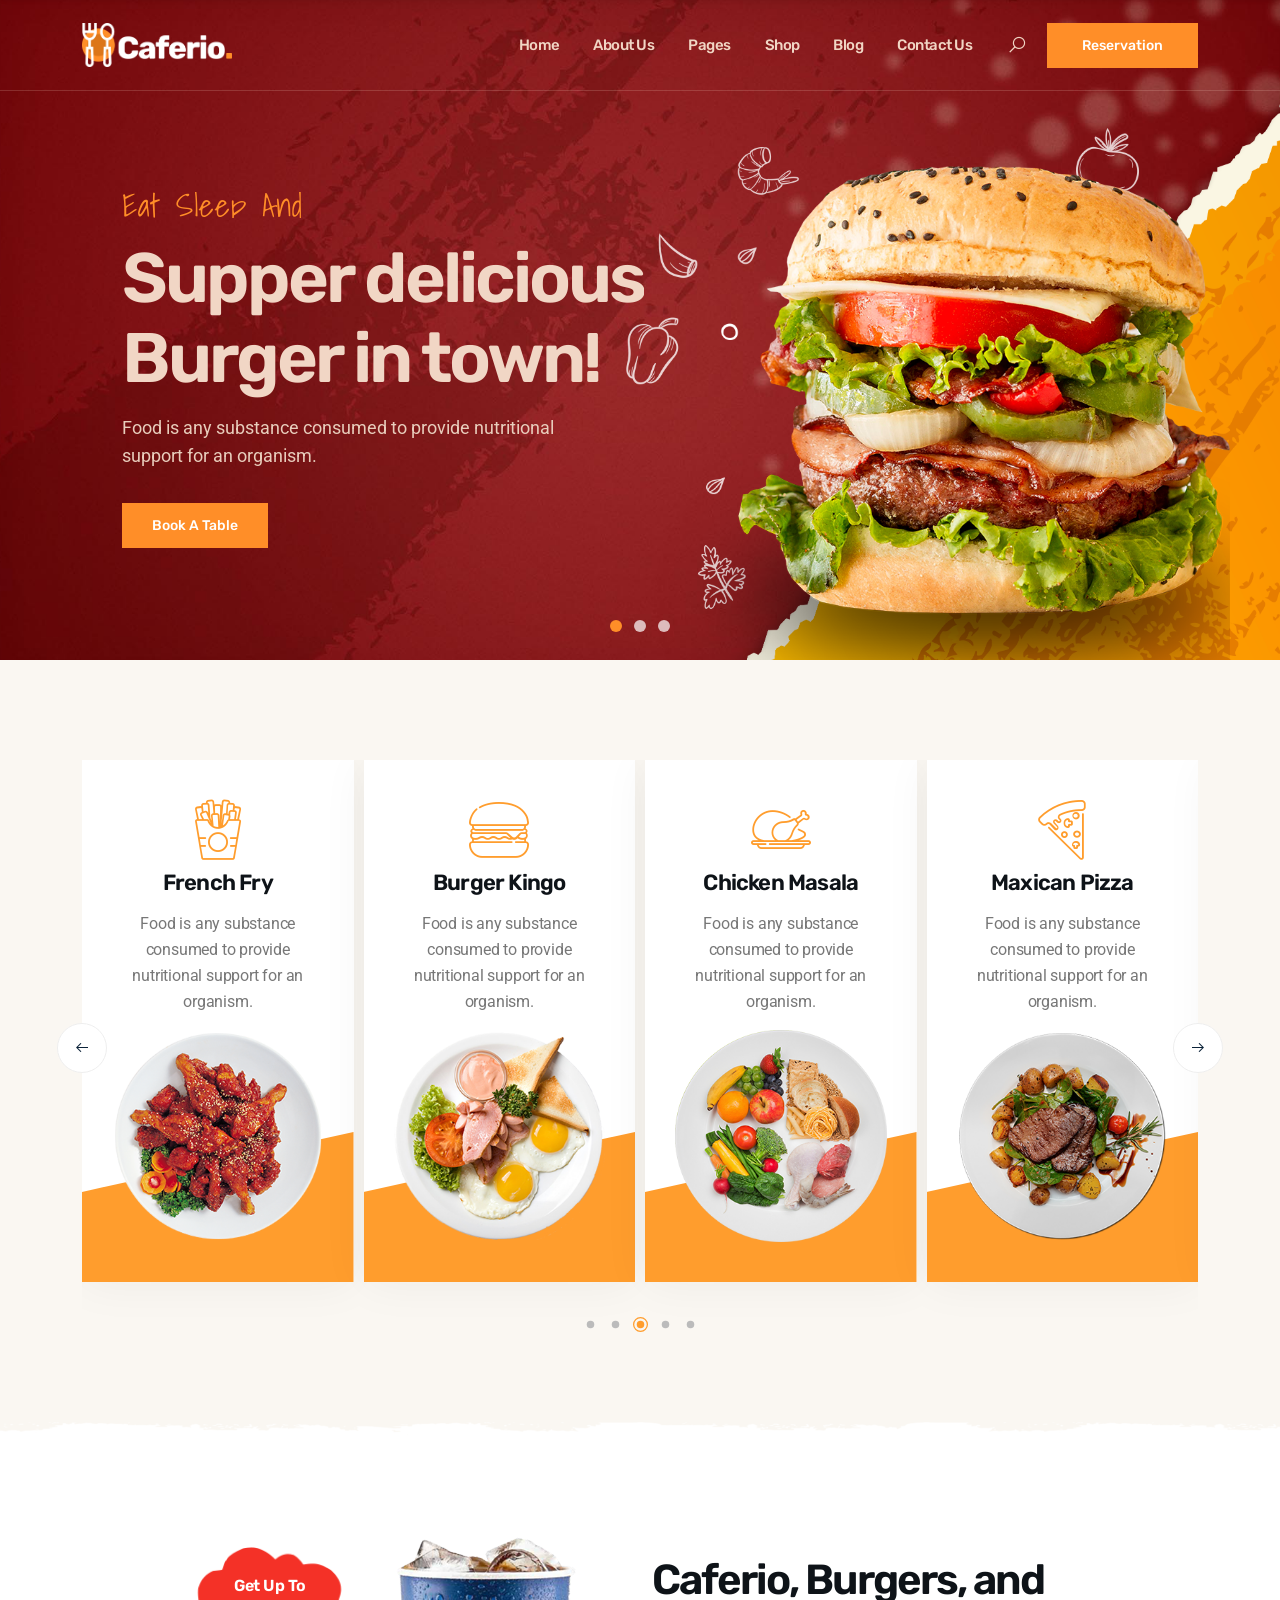
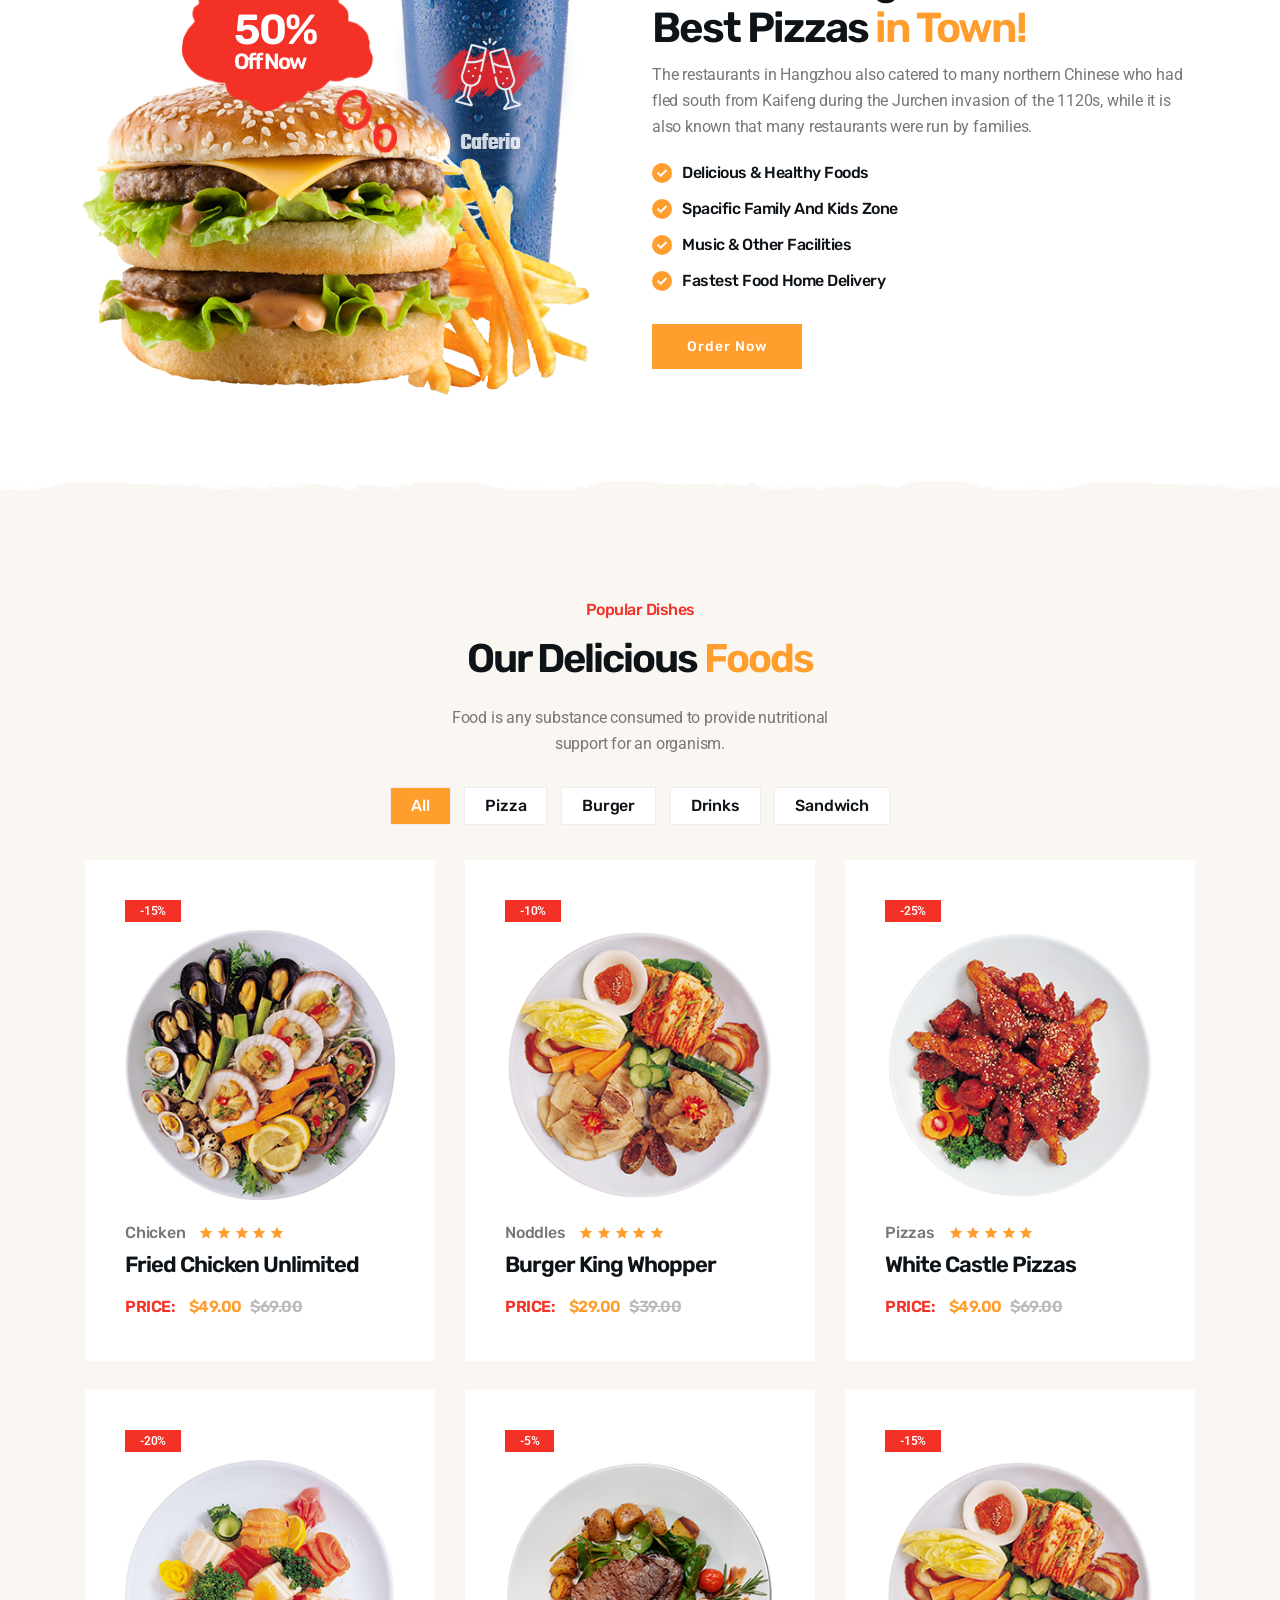
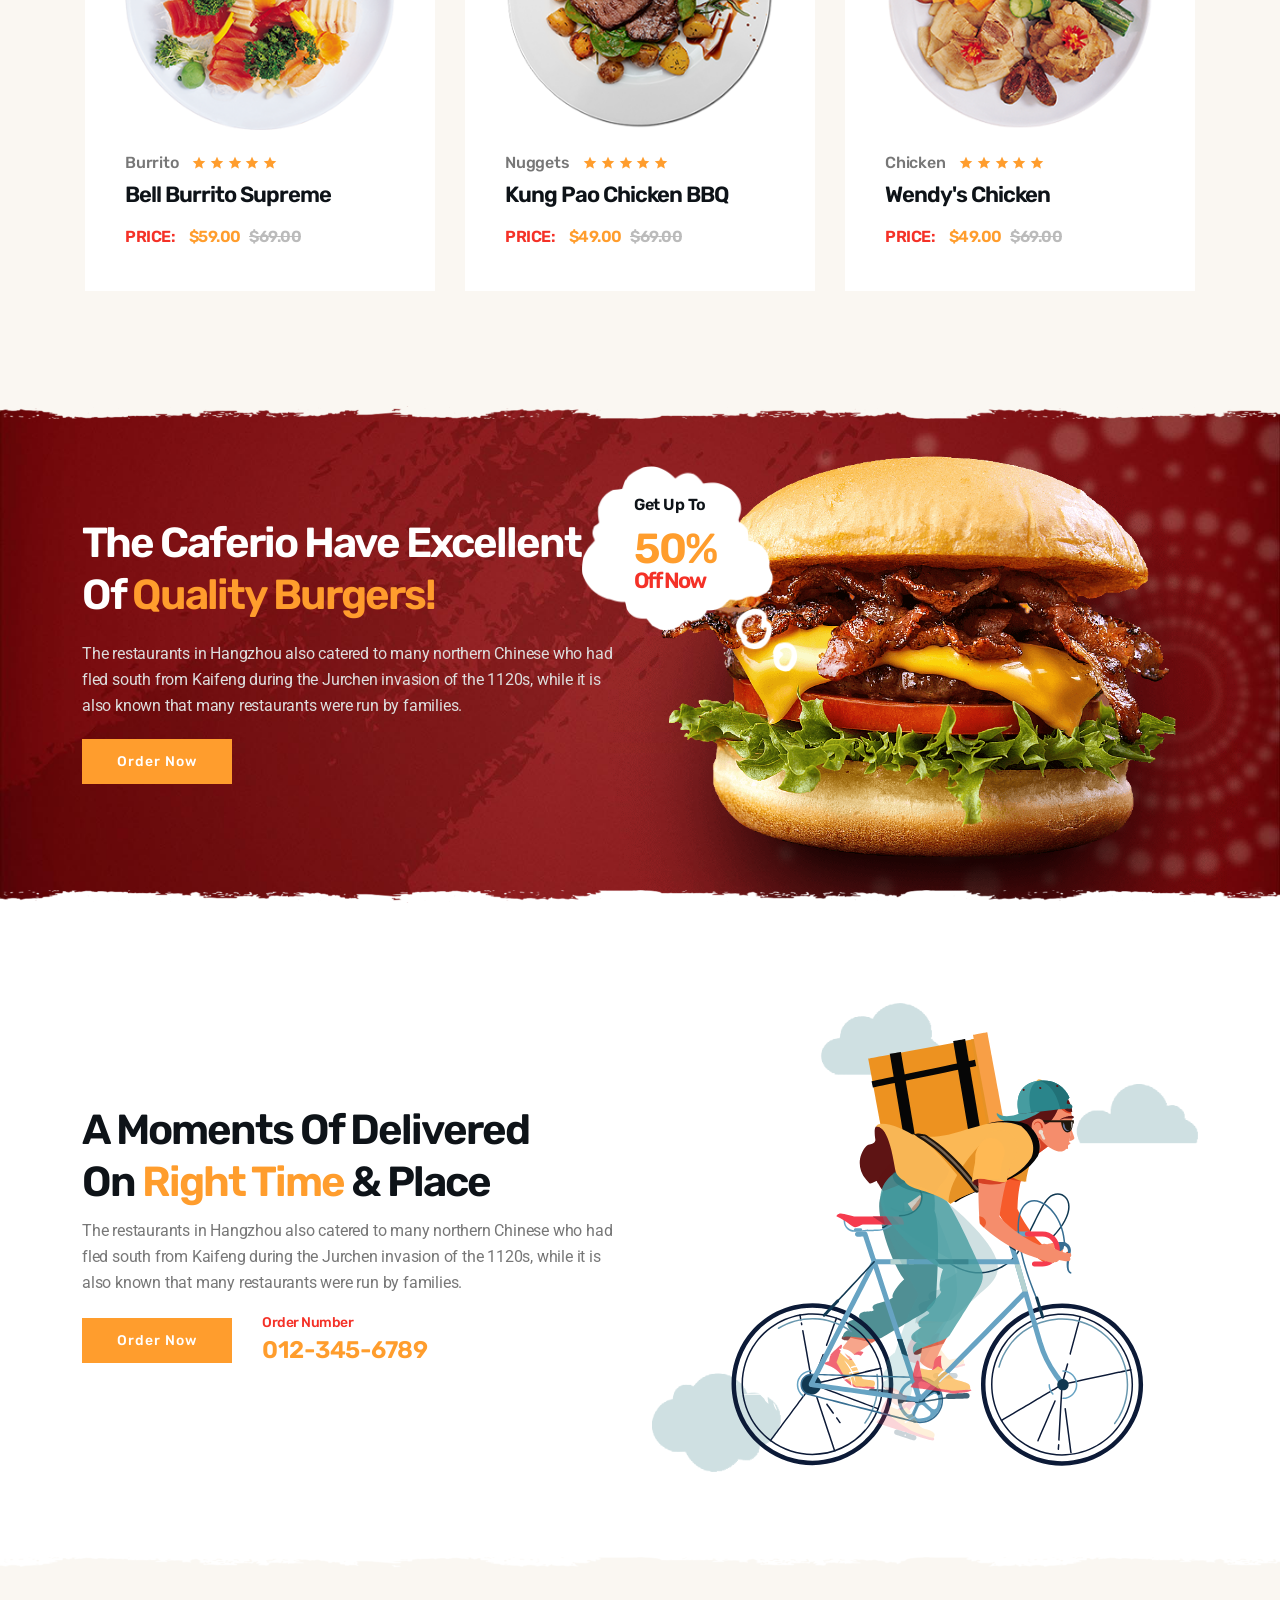
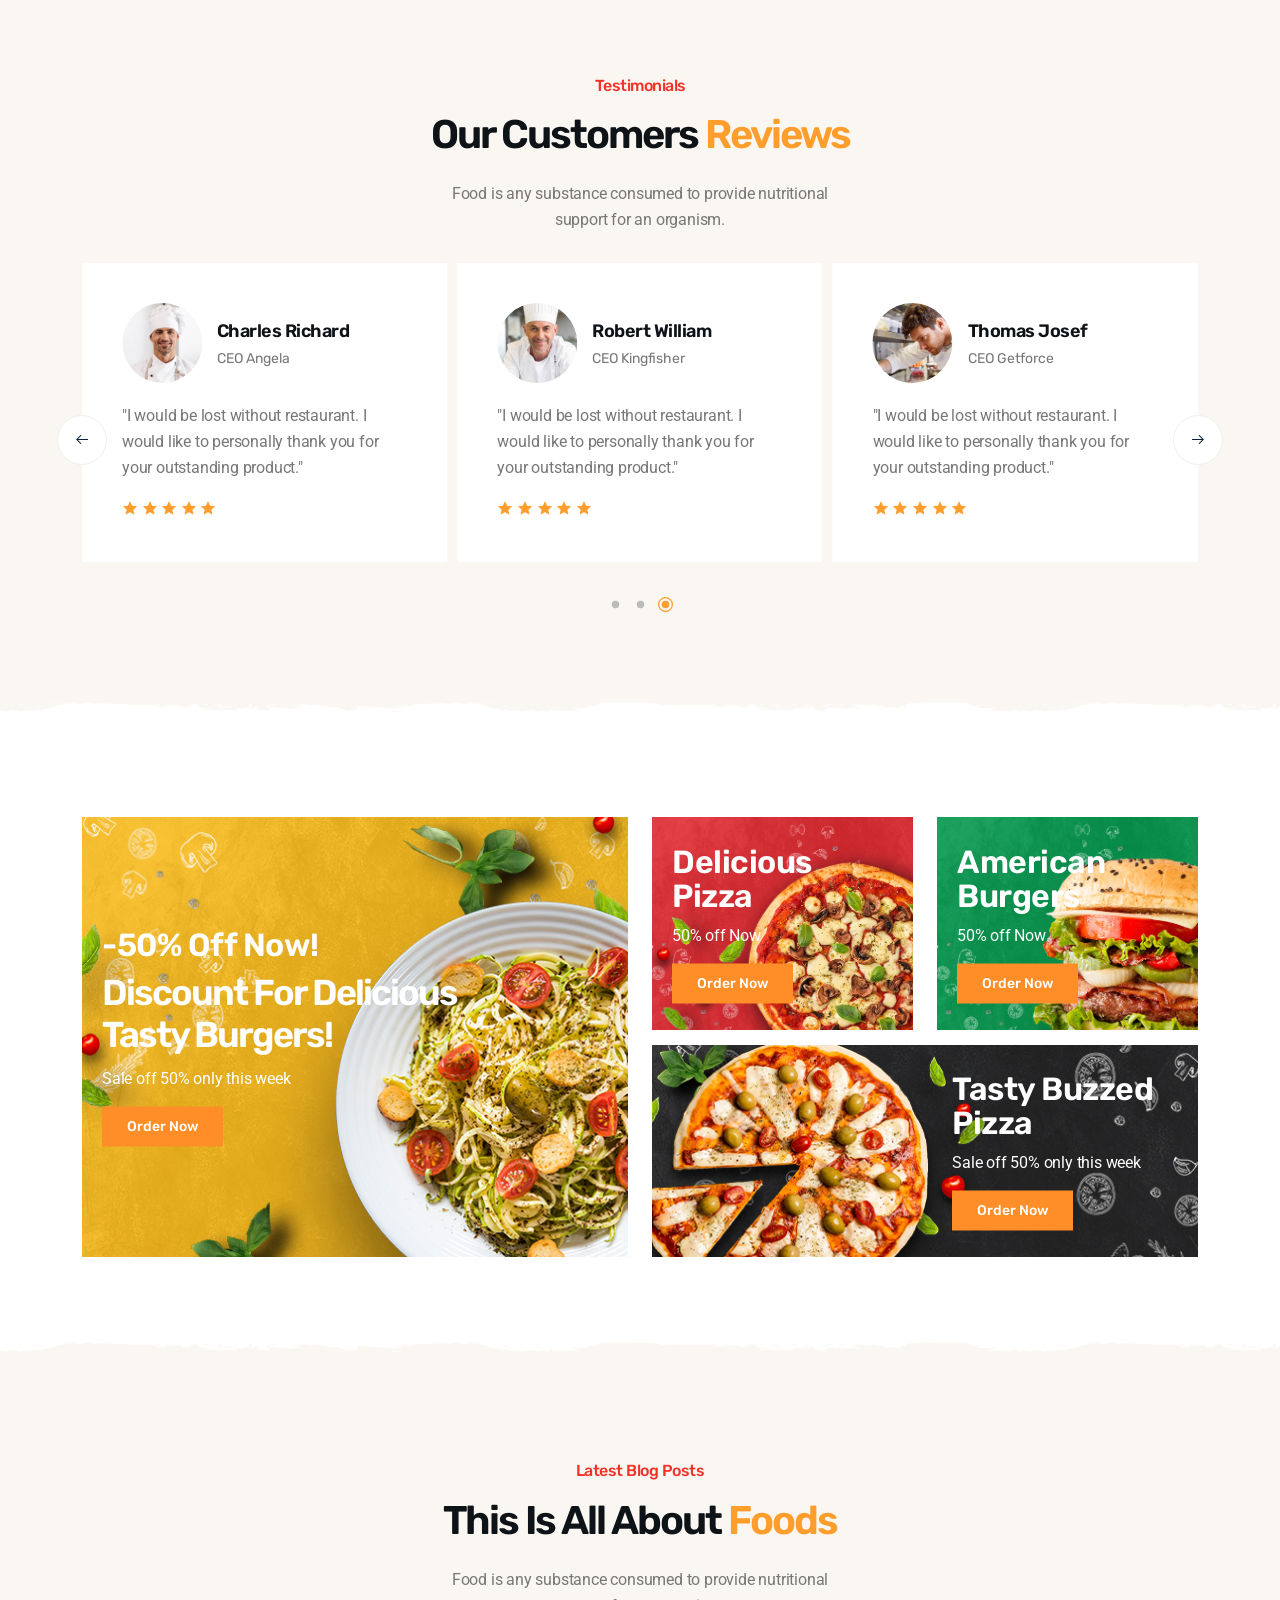
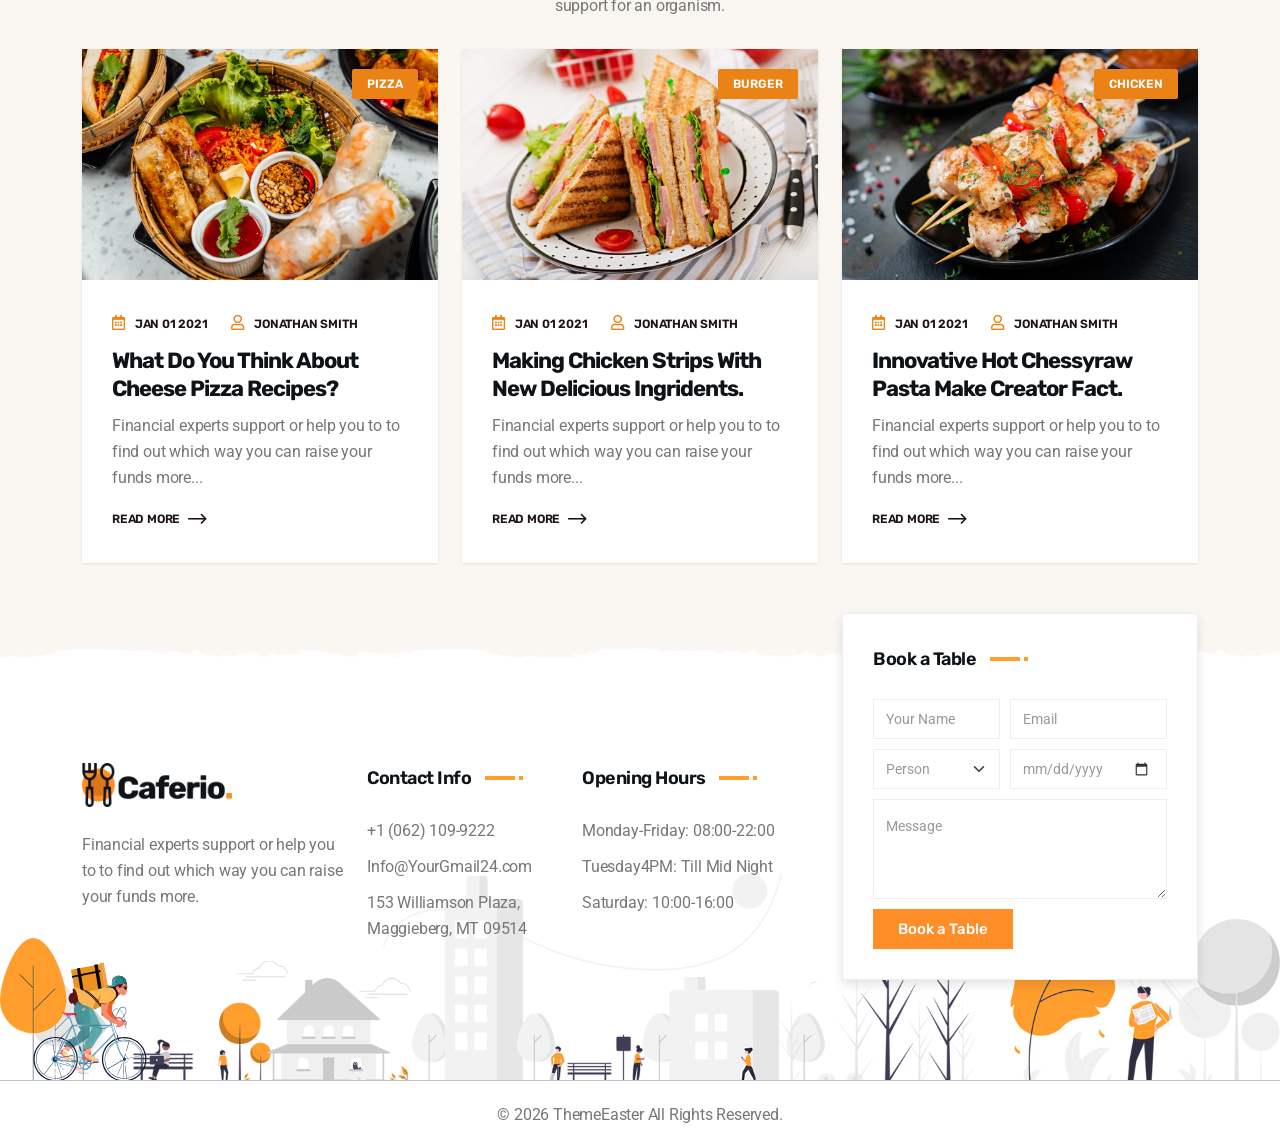
<file: index1.html>
﻿<!doctype html>
<!--[if lt IE 7]>      <html class="no-js lt-ie9 lt-ie8 lt-ie7" lang=""> <![endif]-->
<!--[if IE 7]>         <html class="no-js lt-ie9 lt-ie8" lang=""> <![endif]-->
<!--[if IE 8]>         <html class="no-js lt-ie9" lang=""> <![endif]-->
<!--[if gt IE 8]><!--> <html class="no-js" lang="en"> <!--<![endif]-->
    <head>
        <meta charset="utf-8">
        <meta name="viewport" content="width=device-width, initial-scale=1">
		<meta name="description" content="Restaurant Cafe HTML Template">
        <meta name="author" content="ThemeEaster">

        <title>Caferio | Restaurant Cafe HTML Template</title>

		<link rel="shortcut icon" type="image/x-icon" href="assets\img\favicon.png">

        <link rel="stylesheet" href="assets\css\animate.min.css">
        <link rel="stylesheet" href="assets\css\bootstrap.min.css">
        <link rel="stylesheet" href="assets\css\fontawesome.min.css">
        <link rel="stylesheet" href="assets\css\line-awesome.min.css">
        <link rel="stylesheet" href="assets\css\food-icon.css">
        <link rel="stylesheet" href="assets\css\slider.css">
        <link rel="stylesheet" href="assets\css\venobox.css">
        <link rel="stylesheet" href="assets\css\slick.min.css">
        <link rel="stylesheet" href="assets\css\swiper.min.css">
        <link rel="stylesheet" href="assets\css\splitting-cells.css">
        <link rel="stylesheet" href="assets\css\splitting.css">
        <link rel="stylesheet" href="assets\css\keyframe-animation.css">
        <link rel="stylesheet" href="assets\css\header.css">
        <link rel="stylesheet" href="assets\css\blog.css">
        <link rel="stylesheet" href="assets\css\main.css">
        <link rel="stylesheet" href="assets\css\responsive.css">

        <script src="assets\js\vendor\modernizr-2.8.3-respond-1.4.2.min.js"></script>
    </head>

    <body class="header-1">
        <!--[if lt IE 8]>
            <p class="browserupgrade">You are using an <strong>outdated</strong> browser. Please <a href="http://browsehappy.com/">upgrade your browser</a> to improve your experience.</p>
        <![endif]-->

        <div class="site-preloader-wrap">
            <div class="spinner"></div>
        </div><!-- /.site-preloader-wrap -->

        <header class="header">
            <div class="primary-header-one primary-header">
                <div class="container">
                    <div class="primary-header-inner">
                        <div class="header-logo">
                            <a href="#">
                                <img class="light" src="assets\img\logo-light.png" alt="Logo">
                                <img class="dark" src="assets\img\logo-dark.png" alt="Logo">
                            </a>
                        </div><!-- /.header-logo -->
                        <div class="header-menu-wrap">
                            <ul class="slider-menu">
                                <li><a href="index.html">Home</a>
                                    <ul>
                                        <li><a href="index.html">Home Default</a></li>
                                        <li><a href="index-2.html">Home Modern</a></li>
                                    </ul>
                                </li>
                                <li><a href="about.html">About Us</a></li>
                                <li><a href="#">Pages</a>
                                    <ul>
                                        <li><a href="gallery.html">Food Gallery</a></li>
                                        <li><a href="reviews.html">Reviews</a></li>
                                        <li><a href="team.html">Our Chef</a></li>
                                        <li><a href="food-menu.html">Food Menu</a></li>
                                        <li><a href="reservation.html">Reservation</a></li>
                                        <li><a href="faqs.html">Help &amp; Faq's</a></li>
                                        <li><a href="404.html">404 Error</a></li>
                                    </ul>
                                </li>
                                <li><a href="shop.html">Shop</a>
                                    <ul>
                                        <li><a href="shop.html">Shop Grid</a></li>
                                        <li><a href="shop-details.html">Shop Details</a></li>
                                        <li><a href="cart.html">Cart Page</a></li>
                                        <li><a href="checkout.html">Checkout Page</a></li>
                                        
                                    </ul>
                                </li>
                                <li><a href="blog-grid.html">Blog</a>
                                    <ul>
                                        <li><a href="blog-grid.html">Grid Layout</a></li>
                                        <li><a href="blog-classic.html">Classic Layout</a></li>
                                        <li><a href="blog-details.html">Blog Details</a></li>
                                    </ul>
                                </li>
                                <li><a href="contact.html">Contact Us</a></li>
                            </ul>
                        </div><!-- /.header-menu-wrap -->
                        <div class="header-right">
                            <div class="search-icon dl-search-icon"><i class="las la-search"></i></div>
                            <a class="header-btn" href="reservation.html">Reservation<span></span></a>
                            <!-- Burger menu -->
                            <div class="mobile-menu-icon">
                                <div class="burger-menu">
                                    <div class="line-menu line-half first-line"></div>
                                    <div class="line-menu"></div>
                                    <div class="line-menu line-half last-line"></div>
                                </div>
                            </div>
                        </div><!-- /.header-right -->
                    </div><!-- /.primary-header-one-inner -->
                </div>
            </div><!-- /.primary-header-one -->
        </header><!-- /.header-one -->

        <div id="popup-search-box">
            <div class="box-inner-wrap d-flex align-items-center">
                <form id="form" action="#" method="get" role="search">
                    <input id="popup-search" type="text" name="s" placeholder="Type keywords here...">
                    <button id="popup-search-button" type="submit" name="submit"><i class="las la-search"></i></button>
                </form>
            </div>
        </div><!-- /#popup-search-box -->

        <div id="main-slider" class="main-slider">
            <div class="single-slide">
                <div class="bg-img kenburns-top" style="background-image: url(assets/img/slider-bg-01.jpg);"></div>
                <div class="slider-shape" style="background-image: url(assets/img/slider-shape-01.png);" data-animation="fade-in-right" data-delay="0.5s"></div>
                <div class="food-img" style="background-image: url(assets/img/food-img-01.png);" data-animation="fade-in-right" data-delay="1s"></div>
                <div class="food-design" style="background-image: url(assets/img/slider-elements.png);" data-animation="zoomIn" data-delay="1.3s"></div>
                <div class="slider-content-wrap d-flex align-items-center">
                    <div class="container">
                        <div class="slider-content">
                            <div class="slider-caption medium"><div class="inner-layer"><div data-animation="fade-in-top" data-delay="0.5s">Eat Sleep And</div></div></div>
                            <div class="slider-caption big"><div class="inner-layer"><div data-animation="reveal-text" data-delay="1s">Supper delicious<br> Burger in town!</div></div>
                            </div>
                            <div class="slider-caption small"><div class="inner-layer"><div data-animation="fade-in-bottom" data-delay="2s">Food is any substance consumed to provide nutritional <br>support for an organism.</div></div></div>
                            <div class="slider-btn-group justify-content-left">
                                <div class="inner-layer">
                                    <a href="reservation.html" class="slider-btn" data-animation="fade-in-bottom" data-delay="2.5s">Book A Table</a>
                                </div>
                            </div>
                        </div>
                    </div>
                </div>
            </div><!--Slide-1-->
            <div class="single-slide center">
                <div class="bg-img kenburns-top" style="background-image: url(assets/img/slider-bg-02.jpg);"></div>
                <div class="slider-shape" style="background-image: url(assets/img/slider-shape-01.png);" data-animation="fade-in-right" data-delay="0.5s"></div>
                <div class="slider-shape left" style="background-image: url(assets/img/slider-shape-02.png);" data-animation="fade-in-left" data-delay="0.5s"></div>
                <div class="food-img" style="background-image: url(assets/img/food-img-02.png);" data-animation="fade-in-bottom" data-delay="1s"></div>
                <div class="food-design" style="background-image: url(assets/img/slider-elements-center.png);" data-animation="zoomIn" data-delay="1.3s"></div>
                <div class="slider-content-wrap d-flex align-items-center text-center">
                    <div class="container">
                        <div class="slider-content">
                           <div class="slider-caption medium"><div class="inner-layer"><div data-animation="fade-in-top" data-delay="0.5s">Eat Sleep And</div></div></div>
                            <div class="slider-caption big"><div class="inner-layer"><div class="char-top" data-delay="1s" data-splitting="">Tasty Pizza</div></div>
                            </div>
                            <div class="slider-caption small"><div class="inner-layer"><div data-animation="fade-in-bottom" data-delay="1.5s">Food is any substance consumed to provide nutritional <br>support for an organism.</div></div></div>
                            <div class="slider-btn-group justify-content-center">
                                <div class="inner-layer">
                                    <a href="reservation.html" class="slider-btn" data-animation="fade-in-bottom" data-delay="2s">Book A Table</a>
                                </div>
                            </div>
                        </div>
                    </div>
                </div>
            </div><!--Slide-2-->
            <div class="single-slide right">
                <div class="bg-img kenburns-top" style="background-image: url(assets/img/slider-bg-03.jpg);"></div>
                <div class="slider-shape left" style="background-image: url(assets/img/slider-shape-02.png);" data-animation="fade-in-left" data-delay="0.5s"></div>
                <div class="food-img" style="background-image: url(assets/img/food-img-03.png);" data-animation="fade-in-top" data-delay="1s"></div>
                <div class="food-design" style="background-image: url(assets/img/slider-elements.png);" data-animation="zoomIn" data-delay="1.3s"></div>
                <div class="slider-content-wrap d-flex align-items-center text-right">
                    <div class="container">
                        <div class="slider-content">
                           <div class="slider-caption medium"><div class="inner-layer"><div data-animation="fade-in-top" data-delay="0.5s">Eat Sleep And</div></div></div>
                            <div class="slider-caption big"><div class="inner-layer"><div class="char-right" data-delay="1s" data-splitting="">Fried masala <br>in town!</div></div>
                            </div>
                            <div class="slider-caption small"><div class="inner-layer"><div data-animation="fade-in-bottom" data-delay="2s">Food is any substance consumed to provide nutritional <br>support for an organism.</div></div></div>
                            <div class="slider-btn-group justify-content-left">
                                <div class="inner-layer">
                                    <a href="reservation.html" class="slider-btn" data-animation="fade-in-bottom" data-delay="2.5s">Book A Table</a>
                                </div>
                            </div>
                        </div>
                    </div>
                </div>
            </div><!--Slide-3-->
        </div><!-- slider-section -->

        <section class="promo-section bg-grey padding">
            <div class="bg-shape white"></div>
            <div class="container">
                <div class="nav-outside">
                  <div class="food-carousel swiper-container nav-visible">
                       <div class="swiper-wrapper">
                           <div class="swiper-slide">
                               <div class="food-item">
                                    <div class="food-icon">
                                        <i class="fi fi-pizza-slice"></i>
                                    </div>
                                    <div class="food-content">
                                        <h3>Maxican Pizza</h3>
                                        <p>Food is any substance consumed to provide nutritional support for an organism.</p>
                                    </div>
                                    <div class="food-thumb">
                                        <img src="assets\img\promo01.png" alt="img">
                                    </div>
                                </div>
                           </div>
                            <div class="swiper-slide">
                                <div class="food-item">
                                    <div class="food-icon">
                                        <i class="fi fi-beer"></i>
                                    </div>
                                    <div class="food-content">
                                        <h3>Soft Drinks</h3>
                                        <p>Food is any substance consumed to provide nutritional support for an organism.</p>
                                    </div>
                                    <div class="food-thumb">
                                        <img src="assets\img\promo02.png" alt="img">
                                    </div>
                                </div>
                            </div>
                            <div class="swiper-slide">
                                <div class="food-item">
                                    <div class="food-icon">
                                        <i class="fi fi-fried-potatoes"></i>
                                    </div>
                                    <div class="food-content">
                                        <h3>French Fry</h3>
                                        <p>Food is any substance consumed to provide nutritional support for an organism.</p>
                                    </div>
                                    <div class="food-thumb">
                                        <img src="assets\img\promo03.png" alt="img">
                                    </div>
                                </div>
                            </div>
                            <div class="swiper-slide">
                                <div class="food-item">
                                    <div class="food-icon">
                                        <i class="fi fi-burger"></i>
                                    </div>
                                    <div class="food-content">
                                        <h3>Burger Kingo</h3>
                                        <p>Food is any substance consumed to provide nutritional support for an organism.</p>
                                    </div>
                                    <div class="food-thumb">
                                        <img src="assets\img\promo04.png" alt="img">
                                    </div>
                                </div>
                            </div>
                            <div class="swiper-slide">
                                <div class="food-item">
                                    <div class="food-icon">
                                        <i class="fi fi-chicken-leg"></i>
                                    </div>
                                    <div class="food-content">
                                        <h3>Chicken Masala</h3>
                                        <p>Food is any substance consumed to provide nutritional support for an organism.</p>
                                    </div>
                                    <div class="food-thumb">
                                        <img src="assets\img\promo05.png" alt="img">
                                    </div>
                                </div>
                            </div>
                        </div>
                        <div class="dl-slider-controls style-2">
                            <div class="dl-slider-button-prev"><i class="las la-arrow-left"></i></div>
                            <div class="dl-swiper-pagination"></div>
                            <div class="dl-slider-button-next"><i class="las la-arrow-right"></i></div>
                        </div>
                        <div class="carousel-preloader"><div class="dot-flashing"></div></div>
                   </div>
              </div>
            </div>
        </section><!--/.promo-section-->

        <section class="about-section padding">
            <div class="bg-shape grey"></div>
            <div class="container">
                <div class="row align-items-center">
                   <div class="col-md-6 wow fadeInLeft" data-wow-delay="200ms">
                       <div class="content-img-holder">
                          <img src="assets\img\about01.png" alt="img">
                           <div class="sale">
                               <div>
                                   <h4>Get Up To</h4>
                                    <h2><span>50%</span>Off Now</h2>
                                </div>
                            </div>
                       </div>
                   </div>
                    <div class="col-md-6 wow fadeInRight" data-wow-delay="400ms">
                        <div class="about-info">
                            <h2>Caferio, Burgers, and <br>Best Pizzas <span>in Town!</span></h2>
                            <p>The restaurants in Hangzhou also catered to many northern Chinese who had fled south from Kaifeng during the Jurchen invasion of the 1120s, while it is also known that many restaurants were run by families.</p>
                            <ul class="check-list">
                                <li><i class="fas fa-check"></i>Delicious &amp; Healthy Foods</li>
                                <li><i class="fas fa-check"></i>Spacific Family And Kids Zone</li>
                                <li><i class="fas fa-check"></i>Music &amp; Other Facilities</li>
                                <li><i class="fas fa-check"></i>Fastest Food Home Delivery</li>
                            </ul>
                            <a href="shop-details.html" class="default-btn">Order Now <span></span></a>
                        </div>
                    </div>
                </div>
            </div>
        </section><!--/.about-section-->

        <section class="food-menu bg-grey padding">
            <div class="container">
                <div class="section-heading mb-30 text-center wow fadeInUp" data-wow-delay="200ms">
                    <h4>Popular Dishes</h4>
                    <h2>Our Delicious <span>Foods</span></h2>
                    <p>Food is any substance consumed to provide nutritional <br> support for an organism.</p>
                </div>
                <ul class="food-menu-filter">
                    <li class="active" data-filter="*">All</li>
                    <li data-filter=".pizza">Pizza</li>
                    <li data-filter=".burger">Burger</li>
                    <li data-filter=".drinks">Drinks</li>
                    <li data-filter=".sandwich">Sandwich</li>
                </ul>
                <div class="row product-items">
                    <div class="col-lg-4 col-md-6 padding-15 isotop-grid pizza sandwich">
                        <div class="product-item wow fadeInUp" data-wow-delay="200ms">
                           <div class="sale">-15%</div>
                            <div class="product-thumb">
                                <img src="assets\img\food01.png" alt="food">
                                <div><a href="shop-details.html" class="order-btn">Order Now</a></div>
                            </div>
                            <div class="food-info">
                               <ul class="ratting">
                                   <li>Chicken</li>
                                   <li><i class="las la-star"></i></li>
                                    <li><i class="las la-star"></i></li>
                                    <li><i class="las la-star"></i></li>
                                    <li><i class="las la-star"></i></li>
                                    <li><i class="las la-star"></i></li>
                               </ul>
                                <h3>Fried Chicken Unlimited</h3>
                                <div class="price">
                                    <h4>Price: <span>$49.00</span> <span class="reguler">$69.00</span></h4>
                                </div>
                            </div>
                        </div>
                    </div>
                    <div class="col-lg-4 col-md-6 padding-15 isotop-grid burger sandwich">
                        <div class="product-item wow fadeInUp" data-wow-delay="400ms">
                            <div class="sale">-10%</div>
                            <div class="product-thumb">
                                <img src="assets\img\food02.png" alt="food">
                                <div><a href="shop-details.html" class="order-btn">Order Now</a></div>
                            </div>
                            <div class="food-info">
                               <ul class="ratting">
                                   <li>Noddles</li>
                                   <li><i class="las la-star"></i></li>
                                    <li><i class="las la-star"></i></li>
                                    <li><i class="las la-star"></i></li>
                                    <li><i class="las la-star"></i></li>
                                    <li><i class="las la-star"></i></li>
                               </ul>
                                <h3>Burger King Whopper</h3>
                                <div class="price">
                                    <h4>Price: <span>$29.00</span> <span class="reguler">$39.00</span></h4>
                                </div>
                            </div>
                        </div>
                    </div>
                    <div class="col-lg-4 col-md-6 padding-15 isotop-grid drinks burger">
                        <div class="product-item wow fadeInUp" data-wow-delay="600ms">
                            <div class="sale">-25%</div>
                            <div class="product-thumb">
                                <img src="assets\img\food03.png" alt="food">
                                <div><a href="shop-details.html" class="order-btn">Order Now</a></div>
                            </div>
                            <div class="food-info">
                               <ul class="ratting">
                                   <li>Pizzas</li>
                                   <li><i class="las la-star"></i></li>
                                    <li><i class="las la-star"></i></li>
                                    <li><i class="las la-star"></i></li>
                                    <li><i class="las la-star"></i></li>
                                    <li><i class="las la-star"></i></li>
                               </ul>
                                <h3>White Castle Pizzas</h3>
                                <div class="price">
                                    <h4>Price: <span>$49.00</span> <span class="reguler">$69.00</span></h4>
                                </div>
                            </div>
                        </div>
                    </div>
                    <div class="col-lg-4 col-md-6 padding-15 isotop-grid sandwich drinks">
                        <div class="product-item wow fadeInUp" data-wow-delay="200ms">
                            <div class="sale">-20%</div>
                            <div class="product-thumb">
                                <img src="assets\img\food04.png" alt="food">
                                <div><a href="shop-details.html" class="order-btn">Order Now</a></div>
                            </div>
                            <div class="food-info">
                               <ul class="ratting">
                                   <li>Burrito</li>
                                   <li><i class="las la-star"></i></li>
                                    <li><i class="las la-star"></i></li>
                                    <li><i class="las la-star"></i></li>
                                    <li><i class="las la-star"></i></li>
                                    <li><i class="las la-star"></i></li>
                               </ul>
                                <h3>Bell Burrito Supreme</h3>
                                <div class="price">
                                    <h4>Price: <span>$59.00</span> <span class="reguler">$69.00</span></h4>
                                </div>
                            </div>
                        </div>
                    </div>
                    <div class="col-lg-4 col-md-6 padding-15 isotop-grid burger drinks">
                        <div class="product-item wow fadeInUp" data-wow-delay="400ms">
                            <div class="sale">-5%</div>
                            <div class="product-thumb">
                                <img src="assets\img\food05.png" alt="food">
                                <div><a href="shop-details.html" class="order-btn">Order Now</a></div>
                            </div>
                            <div class="food-info">
                               <ul class="ratting">
                                   <li>Nuggets</li>
                                   <li><i class="las la-star"></i></li>
                                    <li><i class="las la-star"></i></li>
                                    <li><i class="las la-star"></i></li>
                                    <li><i class="las la-star"></i></li>
                                    <li><i class="las la-star"></i></li>
                               </ul>
                                <h3>Kung Pao Chicken BBQ</h3>
                                <div class="price">
                                    <h4>Price: <span>$49.00</span> <span class="reguler">$69.00</span></h4>
                                </div>
                            </div>
                        </div>
                    </div>
                    <div class="col-lg-4 col-md-6 padding-15 isotop-grid sandwich pizza">
                        <div class="product-item wow fadeInUp" data-wow-delay="600ms">
                            <div class="sale">-15%</div>
                            <div class="product-thumb">
                                <img src="assets\img\food06.png" alt="food">
                                <div><a href="shop-details.html" class="order-btn">Order Now</a></div>
                            </div>
                            <div class="food-info">
                               <ul class="ratting">
                                   <li>Chicken</li>
                                   <li><i class="las la-star"></i></li>
                                    <li><i class="las la-star"></i></li>
                                    <li><i class="las la-star"></i></li>
                                    <li><i class="las la-star"></i></li>
                                    <li><i class="las la-star"></i></li>
                               </ul>
                                <h3>Wendy's Chicken</h3>
                                <div class="price">
                                    <h4>Price: <span>$49.00</span> <span class="reguler">$69.00</span></h4>
                                </div>
                            </div>
                        </div>
                    </div>
                </div>
            </div>
        </section><!--/.food-menu-->

        <section class="content-section">
            <div class="bg-shape white"></div>
            <div class="bg-shape grey"></div>
            <div class="container">
                <div class="row align-items-center">
                    <div class="col-md-6 wow fadeInLeft" data-wow-delay="200ms">
                        <div class="content-info">
                            <h2>The Caferio Have Excellent <br>Of <span>Quality Burgers!</span></h2>
                            <p>The restaurants in Hangzhou also catered to many northern Chinese who had fled south from Kaifeng during the Jurchen invasion of the 1120s, while it is also known that many restaurants were run by families.</p>
                            <a href="shop-details.html" class="default-btn">Order Now <span></span></a>
                        </div>
                    </div>
                    <div class="col-md-6 wow fadeInRight" data-wow-delay="400ms">
                        <div class="content-img-holder">
                            <img src="assets\img\food-img-04.png" alt="img">
                            <div class="sale">
                               <div>
                                   <h4>Get Up To</h4>
                                    <h2><span>50%</span>Off Now</h2>
                                </div>
                            </div>
                        </div>
                    </div>
                </div>
            </div>
        </section><!--/.content-section-->

        <section class="delivery-section padding">
           <div class="bg-shape grey"></div>
            <div class="container">
                <div class="row align-items-center">
                    <div class="col-md-6 wow fadeInLeft" data-wow-delay="200ms">
                        <div class="delivery-info">
                            <h2>A Moments Of Delivered <br> On <span>Right Time</span> &amp; Place</h2>
                            <p>The restaurants in Hangzhou also catered to many northern Chinese who had fled south from Kaifeng during the Jurchen invasion of the 1120s, while it is also known that many restaurants were run by families.</p>
                            <div class="order-content">
                               <a href="shop-details.html" class="default-btn">Order Now <span></span></a>
                                <h3><span>Order Number</span>012-345-6789</h3>
                            </div>
                        </div>
                    </div>
                    <div class="col-md-6">
                       <div class="delivery-boy-wrap">
                           <img class="delivery" src="assets\img\cloud.png" alt="img">
                            <div class="delivery-boy"></div>
                       </div>
                    </div>
                </div>
            </div>
        </section><!--/.delivery-section-->

        <section class="testimonial-section bg-grey padding">
           <div class="bg-shape white"></div>
            <div class="container">
                <div class="section-heading mb-30 text-center wow fadeInUp" data-wow-delay="200ms">
                    <h4>Testimonials</h4>
                    <h2>Our Customers <span>Reviews</span></h2>
                    <p>Food is any substance consumed to provide nutritional <br> support for an organism.</p>
                </div>
                <div class="nav-outside">
                  <div class="testimonial-carousel swiper-container nav-visible">
                       <div class="swiper-wrapper">
                            <div class="swiper-slide">
                                <div class="testimonial-item">
                                    <div class="testi-thumb">
                                        <img src="assets\img\testi01.jpg" alt="img">
                                        <div class="author">
                                            <h3>Robert William</h3>
                                            <h4>CEO Kingfisher</h4>
                                        </div>
                                    </div>
                                    <p> "I would be lost without restaurant. I would like to personally thank you for your outstanding product."</p>
                                    <ul class="ratting">
                                        <li><i class="las la-star"></i></li>
                                        <li><i class="las la-star"></i></li>
                                        <li><i class="las la-star"></i></li>
                                        <li><i class="las la-star"></i></li>
                                        <li><i class="las la-star"></i></li>
                                    </ul>
                                </div>
                            </div>
                            <div class="swiper-slide">
                                <div class="testimonial-item">
                                    <div class="testi-thumb">
                                        <img src="assets\img\testi02.jpg" alt="img">
                                        <div class="author">
                                            <h3>Thomas Josef</h3>
                                            <h4>CEO Getforce</h4>
                                        </div>
                                    </div>
                                    <p> "I would be lost without restaurant. I would like to personally thank you for your outstanding product."</p>
                                    <ul class="ratting">
                                        <li><i class="las la-star"></i></li>
                                        <li><i class="las la-star"></i></li>
                                        <li><i class="las la-star"></i></li>
                                        <li><i class="las la-star"></i></li>
                                        <li><i class="las la-star"></i></li>
                                    </ul>
                                </div>
                            </div>
                            <div class="swiper-slide">
                                <div class="testimonial-item">
                                    <div class="testi-thumb">
                                        <img src="assets\img\testi03.jpg" alt="img">
                                        <div class="author">
                                            <h3>Charles Richard</h3>
                                            <h4>CEO Angela</h4>
                                        </div>
                                    </div>
                                    <p> "I would be lost without restaurant. I would like to personally thank you for your outstanding product."</p>
                                    <ul class="ratting">
                                        <li><i class="las la-star"></i></li>
                                        <li><i class="las la-star"></i></li>
                                        <li><i class="las la-star"></i></li>
                                        <li><i class="las la-star"></i></li>
                                        <li><i class="las la-star"></i></li>
                                    </ul>
                                </div>
                            </div>
                        </div>
                        <div class="dl-slider-controls style-2">
                            <div class="dl-slider-button-prev"><i class="las la-arrow-left"></i></div>
                            <div class="dl-swiper-pagination"></div>
                            <div class="dl-slider-button-next"><i class="las la-arrow-right"></i></div>
                        </div>
                        <div class="carousel-preloader"><div class="dot-flashing"></div></div>
                   </div>
                </div>
            </div>
        </section><!--/.testimonial-section-->

        <section class="banner-section padding">
           <div class="bg-shape grey"></div>
            <div class="container">
                <div class="row banner-wrapper">
                   <div class="col-md-6 wow fadeInUp" data-wow-delay="200ms">
                       <div class="banner-item">
                            <img src="assets\img\banner01.jpg" alt="banner">
                            <div class="banner-content">
                                <h3>-50% Off Now!</h3>
                                <h2>Discount For Delicious <br>Tasty Burgers!</h2>
                                <p>Sale off 50% only this week</p>
                                <a href="shop.html" class="order-btn">Order Now</a>
                            </div>
                        </div>
                   </div>
                    <div class="col-md-6">
                       <div class="row">
                           <div class="col-md-6 wow fadeInUp" data-wow-delay="400ms">
                               <div class="banner-item">
                                    <img src="assets\img\banner02.jpg" alt="banner">
                                    <div class="banner-content">
                                        <h3>Delicious <br> Pizza</h3>
                                        <p>50% off Now</p>
                                        <a href="shop.html" class="order-btn">Order Now</a>
                                    </div>
                                </div>
                           </div>
                           <div class="col-md-6 wow fadeInUp" data-wow-delay="600ms">
                               <div class="banner-item">
                                    <img src="assets\img\banner03.jpg" alt="banner">
                                    <div class="banner-content">
                                        <h3>American <br>Burgers</h3>
                                        <p>50% off Now</p>
                                        <a href="shop.html" class="order-btn">Order Now</a>
                                    </div>
                                </div>
                           </div>
                           <div class="col-md-12 wow fadeInUp" data-wow-delay="800ms">
                               <div class="banner-item">
                                    <img src="assets\img\banner04.jpg" alt="banner">
                                    <div class="banner-content">
                                        <h3>Tasty Buzzed <br>Pizza</h3>
                                        <p>Sale off 50% only this week</p>
                                        <a href="shop.html" class="order-btn">Order Now</a>
                                    </div>
                                </div>
                           </div>
                       </div>
                    </div>
                </div>
            </div>
        </section><!--/.banner-section-->

        <section class="blog-section bg-grey padding">
           <div class="bg-shape white"></div>
            <div class="container">
                <div class="section-heading mb-30 text-center wow fadeInUp" data-wow-delay="200ms">
                    <h4>Latest Blog Posts</h4>
                    <h2>This Is All About <span>Foods</span></h2>
                    <p>Food is any substance consumed to provide nutritional <br> support for an organism.</p>
                </div>
                <div class="row blog-posts">
                    <div class="col-lg-4 col-md-6 sm-padding wow fadeInUp" data-wow-delay="200ms">
                        <div class="post-card">
                            <div class="post-thumb">
                                <img src="assets\img\post-1.jpg" alt="img">
                                <div class="category"><a href="#">Pizza</a></div>
                            </div>
                            <div class="post-content">
                                <ul class="post-meta">
                                   <li><i class="far fa-calendar-alt"></i><a href="#">Jan 01 2021</a></li>
                                   <li><i class="far fa-user"></i><a href="#">Jonathan Smith</a></li>
                                </ul>
                                <h3><a href="blog-details.html">What Do You Think About Cheese Pizza Recipes?</a></h3>
                                <p>Financial experts support or help you to to find out which way you can raise your funds more...</p>
                                <a href="blog-details.html" class="read-more">Read More <i class="las la-long-arrow-alt-right"></i></a>
                            </div>
                        </div>
                    </div>
                    <div class="col-lg-4 col-md-6 sm-padding wow fadeInUp" data-wow-delay="400ms">
                        <div class="post-card">
                            <div class="post-thumb">
                                <img src="assets\img\post-2.jpg" alt="img">
                                <div class="category"><a href="#">Burger</a></div>
                            </div>
                            <div class="post-content">
                               <ul class="post-meta">
                                   <li><i class="far fa-calendar-alt"></i><a href="#">Jan 01 2021</a></li>
                                   <li><i class="far fa-user"></i><a href="#">Jonathan Smith</a></li>
                                </ul>
                                <h3><a href="blog-details.html">Making Chicken Strips With New Delicious Ingridents.</a></h3>
                                <p>Financial experts support or help you to to find out which way you can raise your funds more...</p>
                                <a href="blog-details.html" class="read-more">Read More <i class="las la-long-arrow-alt-right"></i></a>
                            </div>
                        </div>
                    </div>
                    <div class="col-lg-4 col-md-6 sm-padding wow fadeInUp" data-wow-delay="600ms">
                        <div class="post-card">
                            <div class="post-thumb">
                                <img src="assets\img\post-3.jpg" alt="img">
                                <div class="category"><a href="#">Chicken</a></div>
                            </div>
                            <div class="post-content">
                               <ul class="post-meta">
                                   <li><i class="far fa-calendar-alt"></i><a href="#">Jan 01 2021</a></li>
                                   <li><i class="far fa-user"></i><a href="#">Jonathan Smith</a></li>
                                </ul>
                                <h3><a href="blog-details.html">Innovative Hot Chessyraw Pasta Make Creator Fact.</a></h3>
                                <p>Financial experts support or help you to to find out which way you can raise your funds more...</p>
                                <a href="blog-details.html" class="read-more">Read More <i class="las la-long-arrow-alt-right"></i></a>
                            </div>
                        </div>
                    </div>
                </div>
            </div>
        </section><!-- /.blog-section -->

        <footer class="footer-section">
            <div class="footer-top">
                <div class="footer-illustration"></div>
                <div class="running-cycle"><div></div></div>
                <div class="container">
                    <div class="row">
                        <div class="col-lg-3 col-sm-6 sm-padding">
                            <div class="footer-widget">
                                <a class="logo" href="#"><img src="assets\img\logo-dark.png" alt="img"></a>
                                <p>Financial experts support or help you to to find out which way you can raise your funds more.</p>
                                <ul class="footer-social">
                                    <li><a href="#"><i class="fab fa-facebook"></i></a></li>
                                    <li><a href="#"><i class="fab fa-twitter"></i></a></li>
                                    <li><a href="#"><i class="fab fa-instagram"></i></a></li>
                                    <li><a href="#"><i class="fab fa-pinterest"></i></a></li>
                                </ul>
                            </div>
                        </div>
                        <div class="col-lg-2 col-sm-6 sm-padding">
                            <div class="footer-widget">
                                <h3>Contact Info <span></span></h3>
                                <ul class="contact-info-list">
                                    <li>+1 (062) 109-9222</li>
                                    <li>Info@YourGmail24.com</li>
                                    <li>153 Williamson Plaza, <br> Maggieberg, MT 09514</li>
                                </ul>
                            </div>
                        </div>
                        <div class="col-lg-3 col-sm-6 sm-padding">
                            <div class="footer-widget ml-25">
                                <h3>Opening Hours <span></span></h3>
                                <ul class="opening-hours-list">
                                    <li>Monday-Friday: 08:00-22:00</li>
                                    <li>Tuesday4PM:  Till Mid Night</li>
                                    <li>Saturday: 10:00-16:00</li>
                                </ul>
                            </div>
                        </div>
                        <div class="col-lg-4 col-sm-6 sm-padding">
                            <div class="footer-widget booking-form">
                                <h3>Book a Table <span></span></h3>
                                <form action="booking-form.php" method="post" id="ajax_booking_form" class="form-horizontal">
                                    <div class="booking-form-group">
                                        <div class="form-padding">
                                            <input type="text" id="b_name" name="b_name" class="form-control" placeholder="Your Name" required="">
                                        </div>
                                        <div class="form-padding">
                                            <input type="email" id="b_email" name="b_email" class="form-control" placeholder="Email" required="">
                                        </div>
                                        <div class="form-padding">
                                            <select class="form-select" id="b_person" name="b_person">
                                              <option selected="">Person</option>
                                              <option>2 Person</option>
                                              <option>3 Person</option>
                                              <option>4 Person</option>
                                              <option>5 Person</option>
                                            </select>
                                        </div>
                                        <div class="form-padding">
                                            <input class="form-control" type="date" id="b_date" name="b_date">
                                        </div>
                                        <div class="form-padding">
                                            <textarea id="b_message" name="b_message" cols="30" rows="5" class="form-control message" placeholder="Message" required=""></textarea>
                                        </div>
                                    </div>
                                    <button id="b_submit" class="book-btn" type="submit">Book a Table</button>
                                    <div id="b-form-messages" class="alert" role="alert"></div>
                                </form>
                            </div>
                        </div>
                    </div>
                </div>
            </div><!--/.footer-top -->
            <div class="footer-bottom">
                <div class="container">
                    <div class="copyright-wrap">
                        <p>© <span id="currentYear"></span> ThemeEaster All Rights Reserved.</p>
                    </div>
                </div>
            </div><!--/.footer-bottom -->
        </footer><!--/.footer-section -->

		<div id="scrollup">
            <button id="scroll-top" class="scroll-to-top"><i class="las la-arrow-up"></i></button>
        </div>

		<!-- jQuery Lib -->
		<script src="assets\js\vendor\jquery-3.5.1.min.js"></script>
		<script src="assets\js\vendor\bootstrap.min.js"></script>
		<script src="assets\js\vendor\imagesloaded.pkgd.min.js"></script>
		<script src="assets\js\vendor\jquery.isotope.v3.0.2.js"></script>
		<script src="assets\js\vendor\splitting.min.js"></script>
		<script src="assets\js\vendor\slick.min.js"></script>
		<script src="assets\js\vendor\swiper.min.js"></script>
		<script src="assets\js\vendor\venobox.min.js"></script>
		<script src="assets\js\vendor\simpleParallax.min.js"></script>
		<script src="assets\js\vendor\smooth-scroll.js"></script>
		<script src="assets\js\vendor\waypoints.min.js"></script>
		<script src="assets\js\vendor\wow.min.js"></script>
		<script src="assets\js\booking.js"></script>
		<script src="assets\js\main.js"></script>

    </body>
</html>
</file>
